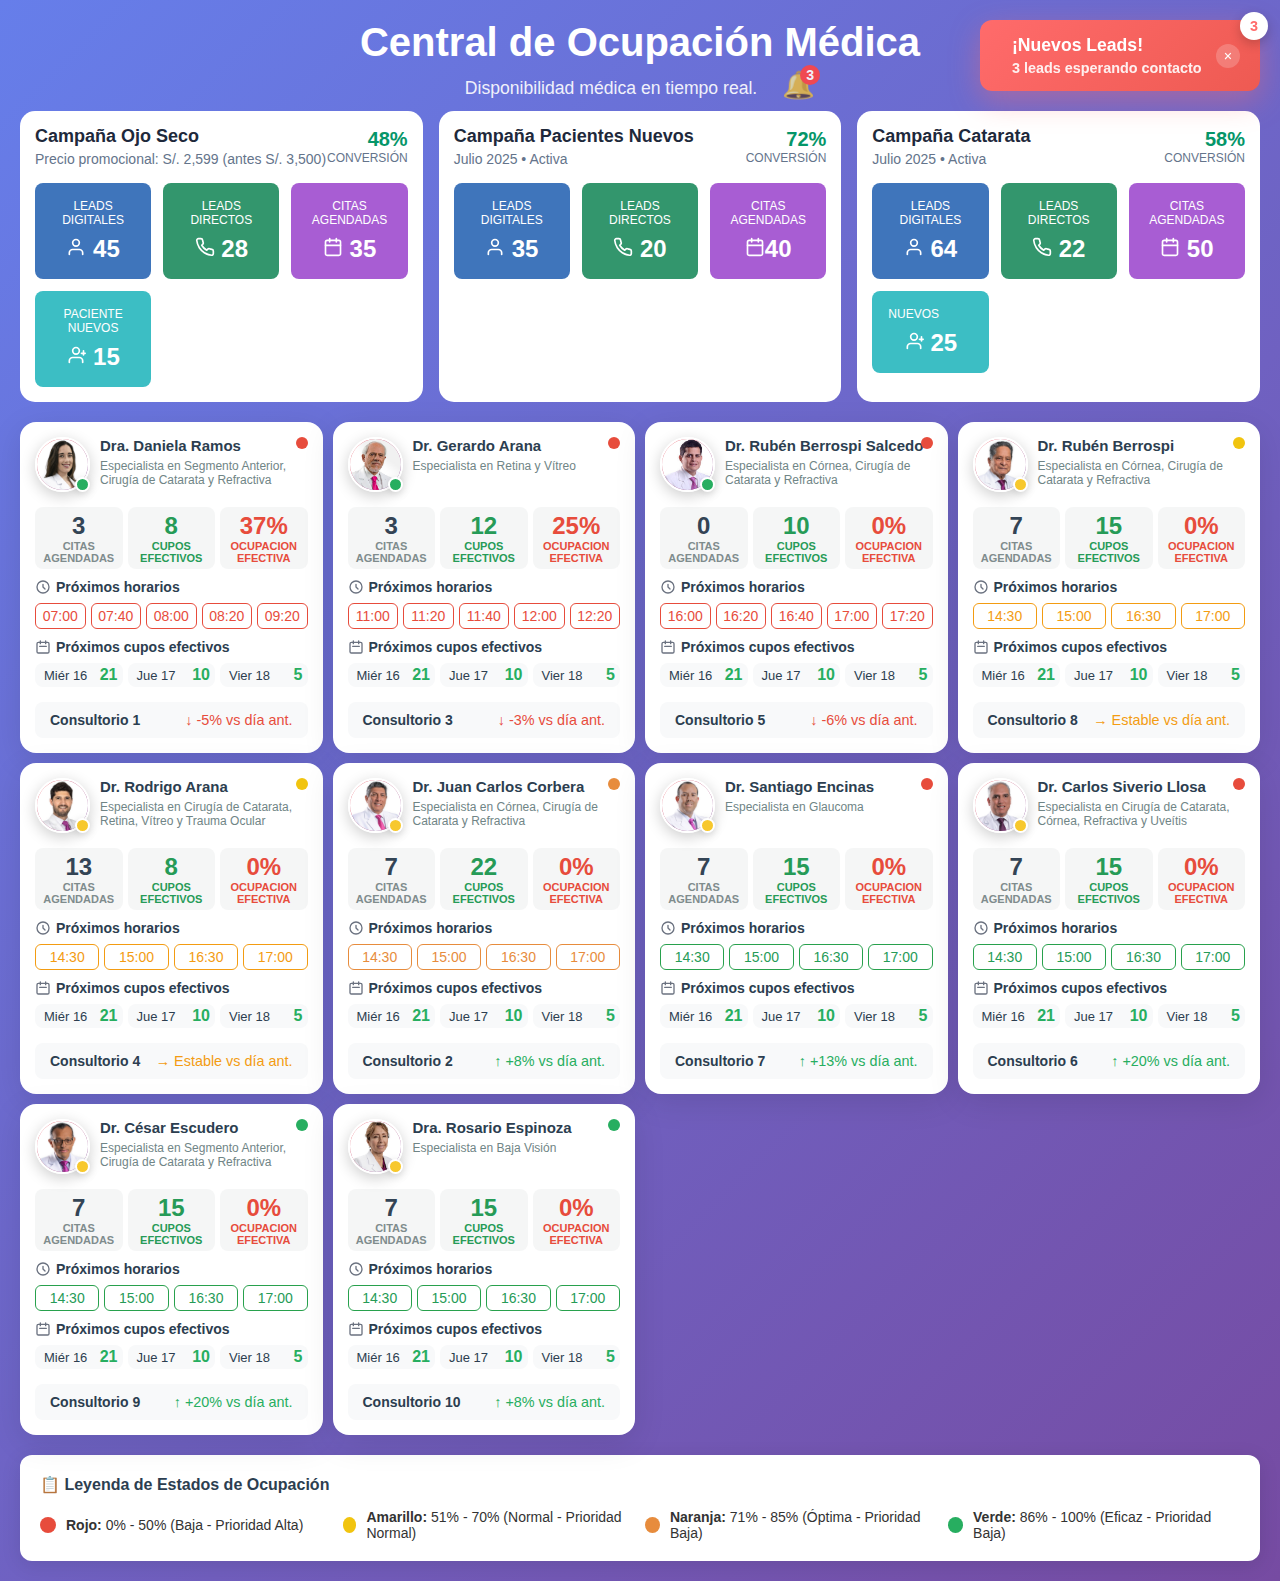
<file: index.html>
<!DOCTYPE html>
<html lang="es">
<head>
    <meta charset="UTF-8">
    <meta name="viewport" content="width=device-width, initial-scale=1.0">
    <title>Central de Ocupación Médica</title>
    <style>
        body {
            font-family: 'Segoe UI', Tahoma, Geneva, Verdana, sans-serif;
            background:  linear-gradient(106deg, #3681b3ad 20%, #0077c6b0 100%);/*linear-gradient(146deg, #c6007d 50%, #23a9ce 50%);linear-gradient(313deg, #bc81cd42 0%, #D3007E 100%);*/
            margin: 0;
            padding: 20px;
            min-height: 100vh;
            cursor:auto;
        }

        .dashboard-container {
            /*max-width: 1600px; /*1864px;*/
            margin: 0 auto;
            padding: 0px;
        }

        .dashboard-title {
            text-align: center;
            color: white;
            font-size: 30px;
            font-weight: bold;
            margin-bottom: 20px;
            margin-top: -10px;
            text-shadow: 0 2px 4px rgba(0,0,0,0.3);
        }

        .cards-grid {
            display: grid;
            grid-template-columns: repeat(auto-fit, minmax(300px, 1fr));
            gap: 10px;
            margin-bottom: 15px;
        }

        .doctor-card {
            background: white;
            border-radius: 16px;
            padding: 15px;
            box-shadow: 0 8px 32px rgba(0,0,0,0.1);
            transition: all 0.3s ease;
            position: relative;
            overflow: hidden;
        }

        .doctor-card:hover {
            transform: translateY(-5px);
            box-shadow: 0 12px 40px rgba(0,0,0,0.15);
        }

        .doctor-header {
            display: flex;
            align-items:flex-start;
            margin-bottom: 5px;
        }

    .doctor-photo {
        position: relative;
        margin-right: 10px;
        margin-bottom: 10px;
    }

    .doctor-image {
        display: flex;
        align-items: center;
        width: 55px;
        height: 55px;
        border-radius: 50%;
        background: linear-gradient(135deg, #ff6b6b, #764ba2);
        justify-content: center;
        color: white;
        font-size: 20px;
        box-shadow: 0 4px 15px rgba(0, 0, 0, 0.2);
        border: 2px solid white;
    }
    
.status-badge-animated-Amarillo {
    position: absolute;
    bottom: 0px;
    right: 0px;
    width: 15px;
    height: 15px;
    border: 2px solid white;
    border-radius: 50%;
    box-shadow: 0 2px 8px rgba(0, 0, 0, 0.15);
    animation: pulseAmarillo 2s infinite;
    background: #f7c82d;
}

.status-badge-animated-Verde {
    position: absolute;
    bottom: 0px;
    right: 0px;
    width: 15px;
    height: 15px;
    border: 2px solid white;
    border-radius: 50%;
    box-shadow: 0 2px 8px rgba(0, 0, 0, 0.15);
    animation: pulseVerde 2s infinite;
    background: #27ae60;
}

@keyframes pulseAmarillo {
    0% { 
        transform: scale(1);
        box-shadow: 0 2px 8px rgba(0, 0, 0, 0.15), 0 0 0 0 #f7c82d;
        opacity: 1;
    }
    50% {
        transform: scale(1);
        box-shadow: 0 2px 8px rgba(0, 0, 0, 0.15), 0 0 0 10px rgba(76, 175, 80, 0);
        opacity: 1;
    }
    100% {
        transform: scale(1);
        box-shadow: 0 2px 8px rgba(0, 0, 0, 0.15), 0 0 0 0 rgba(76, 175, 80, 0);
        opacity: 1;
    }
}
@keyframes pulseVerde {
    0% { 
        transform: scale(1);
        box-shadow: 0 2px 8px rgba(0, 0, 0, 0.15), 0 0 0 0 rgba(76, 175, 80, 0.7);
        opacity: 1;
    }
    50% {
        transform: scale(1);
        box-shadow: 0 2px 8px rgba(0, 0, 0, 0.15), 0 0 0 10px rgba(76, 175, 80, 0);
        opacity: 1;
    }
    100% {
        transform: scale(1);
        box-shadow: 0 2px 8px rgba(0, 0, 0, 0.15), 0 0 0 0 rgba(76, 175, 80, 0);
        opacity: 1;
    }
}

.doctor-info{
    height: auto;
}

.doctor-info h2 {
    margin: 0;
    font-size: 16px;
    font-weight: 600;
    color: #2c3e50;
}

        .doctor-info h3 {
            margin: 0;
            font-size: 15px;
            font-weight: 650;
            color: #2c3e50;
        }       

        .doctor-info p {
            margin: 5px 0 0 0;
            color: #708586;
            font-size: 12px;
        }

        .status-indicator {
            position: absolute;
            top: 15px;
            right: 15px;
            width: 12px;
            height: 12px;
            border-radius: 50%;
            animation: pulse 2s infinite;
        }

        .status-verde { background: #27ae60 !important ; }
        .status-amarillo { background: #f1c40f !important ; }
        .status-naranja { background: #e78c3d !important ;}
        .status-rojo { background: #e74c3c !important ; }/*8e44ad*/

        @keyframes pulse {
            0% { opacity: 1; }
            50% { opacity: 0.5; }
            100% { opacity: 1; }
        }

        .hours-info {
            display: grid;
            grid-template-columns: repeat(3, 1fr);
            gap: 5px;
            margin-bottom: 10px;
        }

        .hours-info-semanal {
            display: grid;
            grid-template-columns: repeat(3, 1fr) ;
            gap: 15px;
            margin-bottom: 20px;
        }

        .heatmap-preview { background: #f8f9fa; padding: 10px; border-radius: 8px; margin-top: 10px; }
        .heatmap-days { display: grid; grid-template-columns: repeat(7, 1fr); gap: 2px; margin-top: 5px; }
        .heatmap-day { width: 100%; height: 20px; border-radius: 3px; position: relative; cursor: pointer; }
        .heat-0 { background: #ebedf0; }
        .heat-1 { background: #c6e48b; }
        .heat-2 { background: #7bc96f; }
        .heat-3 { background: #239a3b; }
        .heat-4 { background: #196127; }

        .hours-box { 
            text-align: center; 
            padding: 10px 10px; 
            border-radius: 12px; 
            background: linear-gradient(135deg, #f8f9fa, #e9ecef); 
            position: relative; 
            overflow: hidden; 
        }

        .hours-box::before { 
            content: ''; 
            position: absolute; 
            top: 0; 
            left: 0; 
            right: 0; 
            height: 3px; }
       
        .hours-box {
            text-align: center;
            padding: 5px;
            border-radius: 8px;
            background: #abb8b81f;
        }

        .hours-number {
            font-size: 24px;
            font-weight: bold;
            color: #334455;
            margin-bottom: 0px;
        }

        .hours-number-semanal {
            font-size: 25px;
            font-weight: bold;
            color: #334455;
            margin-bottom: 5px;
        }

        .hours-label {
            font-size: 11px;
            color: #7f8c8d;
            /*text-transform: uppercase;*/
            font-weight: 600;
        }

        .progress-section {
            margin-bottom: 0px;
            display: none;
        }

        .progress-header {
            display: flex;
            justify-content: space-between;
            align-items: center;
            margin-bottom: 0px;
        }

        .progress-percentage {
            font-weight: bold;
            font-size: 26px;
        }

        .progress-bar {
            height: 8px;
            background: #ecf0f1;
            border-radius: 10px;
            overflow: hidden;
            position: relative;
        }

        .progress-fill {
            height: 100%;
            border-radius: 10px;
            transition: width 1s ease-in-out;
            position: relative;
        }

        .progress-fill::after {
            content: '';
            position: absolute;
            top: 0;
            left: 0;
            right: 0;
            bottom: 0;
            background: linear-gradient(90deg, transparent, rgba(255,255,255,0.3), transparent);
            animation: shimmer 2s infinite;
        }

        @keyframes shimmer {
            0% { transform: translateX(-100%); }
            100% { transform: translateX(100%); }
        }

        .verde { background: linear-gradient(90deg, #27ae60, #2ecc71); }
        .amarillo { background: linear-gradient(90deg, #f1c40f, #f39c12); }
        .naranja { background: linear-gradient(90deg, #e67e22, #d35400); }
        .rojo { background: linear-gradient(90deg, #e66759, #e74c3c); }/*#8d44ad6b, #8e44ad); }*/

        .consultorio-info {
            display: flex;
            justify-content: space-between;
            align-items: center;
            background: #f8f9fa;
            padding: 10px 15px;
            border-radius: 8px;
            font-size: 14px;
            margin-top: 15px;
        }

        .consultorio-number {
            font-weight: bold;
            color: #2c3e50;
        }

        .tiempo-restante {
            color: #7f8c8d;
            font-size: 12px;
        }

        .legend {
            background: white;
            padding: 20px;
            border-radius: 12px;
            box-shadow: 0 4px 20px rgba(0,0,0,0.1);
            margin-top: 20px;
        }

        .legend h4 {
            margin: 0 0 15px 0;
            color: #2c3e50;
            font-size: 16px;
        }

        .legend-items {
            display: grid;
            grid-template-columns: repeat(auto-fit, minmax(200px, 1fr));
            gap: 10px;
        }

        .legend-item {
            display: flex;
            align-items: center;
            font-size: 14px;
        }

        .legend-color {
            width: 16px;
            height: 16px;
            border-radius: 50%;
            margin-right: 10px;
        }
        .mini-chart {
            height: 55px;
            background: #f8f9fa;
            border-radius: 6px;
            margin-top: 8px;
            display: flex;
            align-items: end;
            padding: 4px;
            gap: 2px;
            display: none;
        }

        .mini-bar {
            flex: 1;
            background: #bdc3c7;
            border-radius: 2px;
            min-height: 5px;
        }

        .trend-indicator {
            display: flex;
            align-items: center;
            gap: 4px;
            font-size: 0.9rem;
            margin-top: 0px;
        }

        .trend-up { color: #27ae60; }
        .trend-down { color: #e74c3c; }
        .trend-stable { color: #f39c12; }

        .next-slots {
            background: #28a14c00;
            border: 0px solid #28a14d;
            border-radius: 12px;
            padding: 0px;  
            margin-bottom: 10px;
        }

        .next-slots-title {
            display: flex;
            font-size: 14px;
            font-weight: 600;
            margin-bottom: 8px;
            color: #2c3e50;
            text-align: center;
            align-items: center;
            gap: 5px;
        }

        .time-slots {
            display: grid;
            grid-template-columns: repeat(auto-fit, minmax(42px, 1fr)); /*repeat(5, 1fr);*/
            gap: 5px;
            flex-wrap: wrap;
        }

        .time-slot {
            background: white;
            border-radius: 6px;
            padding: 4px 4px;
            font-size: 14px;
            font-weight: 500;
            text-align: center;
        }

        .slot-verde {
            border: 1px solid #28a14d;
            color: #269b57;
        }

        .slot-red {
            border: 1px solid #e74c3c;
            color: #e74c3c;
        }

        .slot-amarillo {
            border: 1px solid #f39c12;
            color: #f39c12;
        }

        .slot-naranja {
            border: 1px solid #e78c3d;
            color: #e78c3d;
        }

        .ocupacion-leyenda {
            display: flex;
            justify-content: space-between;
            font-size: 10px;
            color: #7f8c8d;
            margin-top: 4px;
        }

        .leyenda-item {
            display: flex;
            align-items: center;
            gap: 4px;
        }

        .leyenda-color {
            width: 8px;
            height: 8px;
            border-radius: 2px;
        }

        .horario-info {
            background: #f8f9fa;
            border-radius: 8px;
            padding: 12px;
            margin-bottom: 15px;
        }

        .horario-actual {
            display: flex;
            justify-content: space-between;
            align-items: center;
            margin-bottom: 8px;
        }

        .hora-inicio, .hora-fin {
            font-weight: bold;
            color: #2c3e50;
        }

        .duracion {
            color: #7f8c8d;
            font-size: 12px;
        }

        .proxima-cita {
            background: rgba(52, 152, 219, 0.1);
            border-left: 4px solid #3498db;
            padding: 10px;
            margin-top: 10px;
            border-radius: 4px;
            font-size: 12px;
        }

        .proxima-cita-time {
            font-weight: bold;
            color: #2c3e50;
        }





 /* Próximos días */
        .week-section {
            margin-bottom: 0px;
            display: grid;
            grid-template-columns: repeat(3,1fr);
            gap:0px 5px 
        }

        .week-title {
            display: flex;
            gap:5px;
            align-items: center;
            font-size: 14px;
            font-weight: 600;
            color: #2c3e50;
            margin-bottom: 8px;
            text-align: center;
        }

        .day-card {
            display: flex;
            justify-content: space-between;
            align-items: center;
            padding: 3px 5px 3px 5px;
            margin-bottom: 0px;
            border-radius: 8px;
            background: #f8f9fa;
            cursor: pointer;
            transition: all 0.2s ease;
            border-left: 4px solid transparent;
        }

        .day-card:hover {
            background: #e9ecef;
            transform: translateX(0px);
        }

        .day-card.alta-disponibilidad {
            border-left-color1: #e74c3c;
            background1:  #f8d7da;
        }

        .day-card.media-disponibilidad {
            border-left-color1: #f1c40f  ;
            background1: #fff3cd;
        }

        .day-card.baja-disponibilidad {
            border-left-color1: #27ae60;
            background1: #d4edda;
        }

        .day-info {
            flex: 1;
        }

        .day-date {
            font-weight: 500;
            color: #2c3e50;
            font-size: 13px;
            margin-bottom: 0px;
        }

        .day-cupos {
            font-size: 14px;
            color: #7f8c8d;
        }

        .day-metrics {
            display: flex;
            align-items: center;
        }

        .cupos-disponibles {
            font-size: 16px;
            font-weight: 700;
            color: #27ae60;
        }

        .cupos-total {
            font-size: 12px;
            color: #7f8c8d;
        }

        .availability-indicator {
            font-size: 20px;
        }
        .icon
        {
            width: 16px;
            height: 16px;
            color: #6b7280;
        }

    /* CAMPAÑA ACTIVA */
        .cards-grid-campana {
            display: grid;
            grid-template-columns: repeat(3, minmax(300px, 1fr));
            gap: 10px;
            margin-bottom: 15px;
        }

        .campaign-alert {
            background:  #f8f8f8;
            border-radius: 15px;
            padding: 25px;
            color: #431976;
            margin-bottom: 25px;
            text-align: center;
            position: relative;
            overflow: hidden;
        }
        
        .campaign-alert::before {
            content: '';
            position: absolute;
            top: -50%;
            left: -50%;
            width: 200%;
            height: 200%;
            background: linear-gradient(45deg, transparent, rgba(255,255,255,0.1), transparent);
            animation: shine 3s infinite;
        }
        
        @keyframes shine {
            0% { transform: translateX(-100%) translateY(-100%) rotate(45deg); }
            100% { transform: translateX(100%) translateY(100%) rotate(45deg); }
        }
        
        .campaign-title {
            font-size: 1.8rem;
            font-weight: bold;
            margin-bottom: 15px;
        }
        
        .campaign-details {
            display: grid;
            grid-template-columns: repeat(auto-fit, minmax(200px, 1fr));
            gap: 20px;
            margin-top: 20px;
        }
        
        .campaign-stat {
            background: #661f8f;
            color: #ffffff;
            border-radius: 10px;
            padding: 15px;
            backdrop-filter: blur(10px);
        }

    </style>
    <style>
        * {
            margin: 0;
            padding: 0;
            box-sizing: border-box;
        }

        body {
            font-family: 'Segoe UI', Tahoma, Geneva, Verdana, sans-serif;
            background-color: #f8fafc;
            padding: 20px;
        }

        .campaigns-container {
            max-width: 1200px;
            margin: 0 auto;
            background: white;
            border-radius: 12px;
            box-shadow: 0 4px 6px rgba(0, 0, 0, 0.1);
            padding: 24px;
        }

        /*.header {
            display: flex;
            justify-content: space-between;
            align-items: center;
            margin-bottom: 24px;
            padding-bottom: 16px;
            border-bottom: 2px solid #e2e8f0;
        }*/

        .header h2 {
            color: #1e293b;
            font-size: 24px;
            font-weight: 700;
            display: flex;
            align-items: center;
            gap: 8px;
        }

        .header-controls {
            display: flex;
            gap: 12px;
            align-items: center;
        }

        .filter-select {
            padding: 8px 12px;
            border: 1px solid #d1d5db;
            border-radius: 6px;
            font-size: 14px;
            color: #374151;
        }

        .btn-primary {
            background: #7c3aed;
            color: white;
            padding: 10px 16px;
            border: none;
            border-radius: 6px;
            font-size: 14px;
            font-weight: 500;
            cursor: pointer;
            transition: background 0.2s;
        }

        .btn-primary:hover {
            background: #6d28d9;
        }

        .summary-grid {
            display: grid;
            grid-template-columns: repeat(auto-fit, minmax(200px, 1fr));
            gap: 16px;
            margin-bottom: 24px;
            padding: 16px;
            background: #f8fafc;
            border-radius: 8px;
        }

        .summary-item {
            text-align: center;
        }

        .summary-value {
            font-size: 28px;
            font-weight: 700;
            margin-bottom: 4px;
        }

        .summary-label {
            font-size: 14px;
            color: #64748b;
        }

        .value-purple { color: #7c3aed; }
        .value-green { color: #059669; }
        .value-blue { color: #2563eb; }
        .value-orange { color: #ea580c; }

        .campaigns-list {
            display: grid;
            grid-template-columns: repeat(auto-fit, minmax(399px, 1fr));
            flex-direction: column;
            gap: 16px;
        }

        .campaign-card {
            background: #ffffff;
            border: 0px solid #e2e8f0;
            border-radius: 15px;
            padding: 15px;
            transition: all 0.2s;
            cursor: pointer;
            margin-bottom: 20px;
        }

        .campaiqgn-card:hover {
            box-shadow: 0 4px 12px rgba(0, 0, 0, 0.1);
            transform: translateY(2px);
        }

        .campaign-card.expanded {
            border-color: #7c3aed;
            background: #faf5ff;
        }

        .campaign-header {
            display: flex;
            justify-content: space-between;
            align-items: center;
            margin-bottom: 16px;
        }

        .campaign-info {
            display: flex;
            align-items: center;
            gap: 12px;
        }

        .status-dot {
            width: 12px;
            height: 12px;
            border-radius: 50%;
        }

        .status-active { background: #10b981; }
        .status-paused { background: #f59e0b; }
        .status-completed { background: #3b82f6; }

        .campaign-name {
            font-size: 18px;
            font-weight: 600;
            color: #1e293b;
            margin-bottom: 4px;
        }

        .campaign-period {
            font-size: 14px;
            color: #64748b;
        }

        .campaign-revenue {
            display: flex;
            align-items: center;
            gap: 24px;
        }

        .revenue-item {
            text-align: right;
        }

        .revenue-value {
            font-size: 20px;
            font-weight: 700;
        }

        .revenue-label {
            font-size: 12px;
            color: #64748b;
        }

        .metrics-grid {
            display: grid;
            grid-template-columns: repeat(auto-fit, minmax(100px, 1fr));
            gap: 12px;
            /*margin-bottom: 16px;*/
        }

        .metric-card {
            padding: 16px;
            border-radius: 8px;
            display: flex;
            flex-direction: column;
            gap: 8px;
            text-align: center;
        }

        .metric-card.blue { background: #316bb6ee; }
        .metric-card.green { background: #33966d; }
        .metric-card.purple { background: #963bcad3; }
        .metric-card.orange { background: #d89345; }
        .metric-card.celeste{ background: #3cbec4; }

        .metric-header {
            display: flex;
            align-items: center;
            gap: 8px;
        }

        .metric-label {
            font-size: 12px;
            color: #ffffff;
        }

        .metric-value {
            font-size: 24px;
            font-weight: 700;
            text-align: center;
        }

        .metric-value.blue { color: #ffffff; }
        .metric-value.green { color: #ffffff; }
        .metric-value.purple { color: #ffffff; }
        .metric-value.orange { color: #ffffff; }

        .channels-section {
            display: flex;
            align-items: center;
            gap: 8px;
            margin-bottom: 16px;
            display: none;
        }

        .channel-tag {
            display: flex;
            align-items: center;
            gap: 4px;
            background: #f1f5f9;
            padding: 4px 8px;
            border-radius: 4px;
            font-size: 12px;
            color: #475569;
        }

        .channel-icon {
            width: 16px;
            height: 16px;
            border-radius: 2px;
        }

        .facebook { background: #1877f2; }
        .instagram { background: linear-gradient(45deg, #405de6, #5851db, #833ab4, #c13584, #e1306c, #fd1d1d); }
        .whatsapp { background: #25d366; }
        .google { background: #ea4335; }
        .email { background: #3b82f6; }
        .radio { background: #f97316; border-radius: 50%; }

        .contact-info {
            display: flex;
            justify-content: space-between;
            align-items: center;
            background: #f8fafc;
            padding: 16px;
            border-radius: 8px;
        }

        .contact-details {
            display: flex;
            gap: 24px;
        }

        .contact-item {
            display: flex;
            align-items: center;
            gap: 8px;
            font-size: 14px;
        }

        .budget-info {
            display: flex;
            gap: 24px;
        }

        .budget-item {
            text-align: right;
        }

        .budget-label {
            font-size: 12px;
            color: #64748b;
        }

        .budget-value {
            font-size: 14px;
            font-weight: 500;
        }

        .days-left {
            color: #ea580c;
        }

        .expanded-details {
            margin-top: 16px;
            padding-top: 16px;
            border-top: 1px solid #e2e8f0;
        }

        .details-grid {
            display: grid;
            grid-template-columns: repeat(auto-fit, minmax(250px, 1fr));
            gap: 16px;
            margin-bottom: 16px;
        }

        .detail-section {
            padding: 16px;
            border-radius: 8px;
        }

        .detail-section.blue { background: #dbeafe; }
        .detail-section.green { background: #dcfce7; }
        .detail-section.purple { background: #f3e8ff; }

        .detail-title {
            font-size: 16px;
            font-weight: 600;
            color: #1e293b;
            margin-bottom: 12px;
        }

        .detail-item {
            display: flex;
            justify-content: space-between;
            margin-bottom: 8px;
            font-size: 14px;
        }

        .detail-label {
            color: #64748b;
        }

        .detail-value {
            font-weight: 500;
            color: #1e293b;
        }

        .actions {
            display: flex;
            justify-content: flex-end;
            gap: 8px;
        }

        .btn {
            padding: 8px 16px;
            border: none;
            border-radius: 6px;
            font-size: 14px;
            cursor: pointer;
            transition: all 0.2s;
        }

        .btn-blue {
            background: #2563eb;
            color: white;
        }

        .btn-blue:hover {
            background: #1d4ed8;
        }

        .btn-green {
            background: #059669;
            color: white;
        }

        .btn-green:hover {
            background: #047857;
        }

        .btn-yellow {
            background: #f59e0b;
            color: white;
        }

        .btn-yellow:hover {
            background: #d97706;
        }

        .roi-high { color: #059669; }
        .roi-medium { color: #2563eb; }
        .roi-low { color: #f59e0b; }
        .roi-poor { color: #dc2626; }

        .icon2 {
            width: 20px;
            height: 20px;
            fill: none;
            stroke: #ffffff;
            stroke-width: 2;
            stroke-linecap: round;
            stroke-linejoin: round;
        }

        .hidden {
            display: none;
        }
    </style>
    <style>
        .header {
            text-align: center;
            color: white;
            margin-bottom: 0px;
        }

        .header h1 {
            font-size: 2.5em;
            margin-bottom: 10px;
        }

        .header p {
            font-size: 1.1em;
            opacity: 0.9;
        }

        /* Notificación en header */
        .header-notification {
            position: relative;
            display: inline-block;
            margin-left: 20px;
        }

        .notification-bell {
            font-size: 1.5em;
            color: rgba(255, 255, 255, 0.8);
            cursor: pointer;
            transition: all 0.3s ease;
            animation: bellRing 2s infinite;
        }

        .notification-bell:hover {
            color: white;
            transform: scale(1.1);
        }

        @keyframes bellRing {
            0%, 50%, 100% { transform: rotate(0deg); }
            10%, 30% { transform: rotate(-10deg); }
            20%, 40% { transform: rotate(10deg); }
        }

        .notification-badge {
            position: absolute;
            top: -5px;
            right: -5px;
            background: #ff4444;
            color: white;
            border-radius: 50%;
            width: 20px;
            height: 20px;
            font-size: 0.8em;
            display: flex;
            align-items: center;
            justify-content: center;
            font-weight: bold;
            animation: badgePulse 2s infinite;
        }

        /* Alerta flotante global */
        .global-lead-alert {
            position: fixed;
            top: 20px;
            right: 20px;
            background: linear-gradient(135deg, #ff6b6b, #ee5a52);
            color: white;
            padding: 15px 20px;
            border-radius: 12px;
            box-shadow: 0 10px 30px rgba(255, 107, 107, 0.4);
            z-index: 1000;
            display: flex;
            align-items: center;
            gap: 12px;
            font-weight: bold;
            animation: slideInAlert 0.5s ease-out, pulseAlert 2s infinite 0.5s;
            cursor: pointer;
            transition: all 0.3s ease;
            max-width: 320px;
            min-width: 280px;
        }

        .global-lead-alert:hover {
            transform: translateY(-2px);
            box-shadow: 0 15px 40px rgba(255, 107, 107, 0.6);
        }

        .global-lead-alert.dismissing {
            animation: slideOutAlert 0.5s ease-out forwards;
        }

        @keyframes slideInAlert {
            from {
                transform: translateX(100%);
                opacity: 0;
            }
            to {
                transform: translateX(0);
                opacity: 1;
            }
        }

        @keyframes slideOutAlert {
            from {
                transform: translateX(0) translateY(0);
                opacity: 1;
            }
            to {
                transform: translateX(100%) translateY(-20px);
                opacity: 0;
            }
        }

        @keyframes pulseAlert {
            0% { box-shadow: 0 10px 30px rgba(255, 107, 107, 0.4); }
            50% { box-shadow: 0 15px 40px rgba(255, 107, 107, 0.7); }
            100% { box-shadow: 0 10px 30px rgba(255, 107, 107, 0.4); }
        }

        .alert-icon {
            font-size: 1.8em;
            animation: bounceIcon 1.5s infinite;
        }

        @keyframes bounceIcon {
            0%, 20%, 50%, 80%, 100% { transform: translateY(0) rotate(0deg); }
            40% { transform: translateY(-5px) rotate(-10deg); }
            60% { transform: translateY(-3px) rotate(10deg); }
        }

        .alert-content {
            flex: 1;
        }

        .alert-title {
            font-size: 1.1em;
            margin-bottom: 4px;
        }

        .alert-subtitle {
            font-size: 0.9em;
            opacity: 0.9;
        }

        .alert-close {
            background: rgba(255, 255, 255, 0.2);
            border: none;
            color: white;
            width: 24px;
            height: 24px;
            border-radius: 50%;
            cursor: pointer;
            display: flex;
            align-items: center;
            justify-content: center;
            font-size: 0.9em;
            transition: all 0.2s ease;
        }

        .alert-close:hover {
            background: rgba(255, 255, 255, 0.3);
            transform: scale(1.1);
        }

        .alert-badge {
            position: absolute;
            top: -8px;
            right: -8px;
            background: #fff;
            color: #ff6b6b;
            border-radius: 50%;
            width: 28px;
            height: 28px;
            font-size: 0.9em;
            display: flex;
            align-items: center;
            justify-content: center;
            font-weight: bold;
            box-shadow: 0 4px 12px rgba(0, 0, 0, 0.2);
            animation: badgePulse 1.5s infinite;
        }

        @keyframes badgePulse {
            0% { transform: scale(1); }
            50% { transform: scale(1.2); }
            100% { transform: scale(1); }
        }
    </style>
        <style>
        * {
            margin: 0;
            padding: 0;
            box-sizing: border-box;
        }

        body {
            font-family: 'Segoe UI', Tahoma, Geneva, Verdana, sans-serif;
            background: linear-gradient(135deg, #667eea 0%, #764ba2 100%);
            color: #333;
            padding: 20px;
            min-height: 100vh;
        }

        .dashboard {
            max-width: 1400px;
            margin: 0 auto;
        }

        .header {
            text-align: center;
            color: white;
            margin-bottom: 10px;
        }

        .header h1 {
            font-size: 2.5em;
            margin-bottom: 5px;
        }

        .header p {
            font-size: 1.1em;
            opacity: 0.9;
        }

        .grid {
            display: grid;
            grid-template-columns: repeat(auto-fit, minmax(300px, 1fr));
            gap: 20px;
            margin-bottom: 30px;
        }

        .card {
            background: white;
            border-radius: 15px;
            padding: 25px;
            box-shadow: 0 10px 30px rgba(0,0,0,0.1);
            transition: transform 0.3s ease;
        }

        .card:hover {
            transform: translateY(-5px);
        }

        .card-header {
            display: flex;
            justify-content: space-between;
            align-items: center;
            margin-bottom: 20px;
        }

        .card-title {
            font-size: 1.4em;
            font-weight: bold;
            color: #333;
        }

        .status-indicator {
            width: 12px;
            height: 12px;
            border-radius: 50%;
            background: #4CAF50;
            animation: pulse 2s infinite;
        }

        @keyframes pulse {
            0% { opacity: 1; }
            50% { opacity: 0.5; }
            100% { opacity: 1; }
        }

        .new-lead-alert {
            position: relative;
            display: inline-flex;
            align-items: center;
            background: linear-gradient(135deg, #ff6b6b, #ee5a52);
            color: white;
            padding: 8px 15px;
            border-radius: 20px;
            font-size: 0.9em;
            font-weight: bold;
            animation: newLeadPulse 1.5s infinite;
            box-shadow: 0 4px 15px rgba(255, 107, 107, 0.3);
        }

        .new-lead-alert::before {
            content: '🔔';
            margin-right: 8px;
            animation: bounce 1s infinite;
        }

        @keyframes newLeadPulse {
            0% { transform: scale(1); box-shadow: 0 4px 15px rgba(255, 107, 107, 0.3); }
            50% { transform: scale(1.05); box-shadow: 0 6px 20px rgba(255, 107, 107, 0.5); }
            100% { transform: scale(1); box-shadow: 0 4px 15px rgba(255, 107, 107, 0.3); }
        }

        @keyframes bounce {
            0%, 20%, 50%, 80%, 100% { transform: translateY(0); }
            40% { transform: translateY(-5px); }
            60% { transform: translateY(-3px); }
        }

        .lead-counter {
            position: absolute;
            top: -8px;
            right: -8px;
            background: #ff4444;
            color: white;
            border-radius: 50%;
            width: 20px;
            height: 20px;
            font-size: 0.8em;
            display: flex;
            align-items: center;
            justify-content: center;
            font-weight: bold;
            animation: counterPulse 2s infinite;
        }

        @keyframes counterPulse {
            0% { transform: scale(1); }
            50% { transform: scale(1.2); }
            100% { transform: scale(1); }
        }

        /* Alerta flotante global */
        .global-lead-alert {
            position: fixed;
            top: 20px;
            right: 20px;
            background: linear-gradient(135deg, #ff6b6b, #ee5a52);
            color: white;
            padding: 15px 20px;
            border-radius: 12px;
            box-shadow: 0 10px 30px rgba(255, 107, 107, 0.4);
            z-index: 1000;
            display: flex;
            align-items: center;
            gap: 12px;
            font-weight: bold;
            animation: slideInAlert 0.5s ease-out, pulseAlert 2s infinite 0.5s;
            cursor: pointer;
            transition: all 0.3s ease;
            max-width: 320px;
            min-width: 280px;
        }

        .global-lead-alert:hover {
            transform: translateY(-2px);
            box-shadow: 0 15px 40px rgba(255, 107, 107, 0.6);
        }

        .global-lead-alert.dismissing {
            animation: slideOutAlert 0.5s ease-out forwards;
        }

        @keyframes slideInAlert {
            from {
                transform: translateX(100%);
                opacity: 0;
            }
            to {
                transform: translateX(0);
                opacity: 1;
            }
        }

        @keyframes slideOutAlert {
            from {
                transform: translateX(0) translateY(0);
                opacity: 1;
            }
            to {
                transform: translateX(100%) translateY(-20px);
                opacity: 0;
            }
        }

        @keyframes pulseAlert {
            0% { box-shadow: 0 10px 30px rgba(255, 107, 107, 0.4); }
            50% { box-shadow: 0 15px 40px rgba(255, 107, 107, 0.7); }
            100% { box-shadow: 0 10px 30px rgba(255, 107, 107, 0.4); }
        }

        .alert-icon {
            font-size: 1.8em;
            animation: bounceIcon 1.5s infinite;
        }

        @keyframes bounceIcon {
            0%, 20%, 50%, 80%, 100% { transform: translateY(0) rotate(0deg); }
            40% { transform: translateY(-5px) rotate(-10deg); }
            60% { transform: translateY(-3px) rotate(10deg); }
        }

        .alert-content {
            flex: 1;
        }

        .alert-title {
            font-size: 1.1em;
            margin-bottom: 4px;
        }

        .alert-subtitle {
            font-size: 0.9em;
            opacity: 0.9;
        }

        .alert-close {
            background: rgba(255, 255, 255, 0.2);
            border: none;
            color: white;
            width: 24px;
            height: 24px;
            border-radius: 50%;
            cursor: pointer;
            display: flex;
            align-items: center;
            justify-content: center;
            font-size: 0.9em;
            transition: all 0.2s ease;
        }

        .alert-close:hover {
            background: rgba(255, 255, 255, 0.3);
            transform: scale(1.1);
        }

        .alert-badge {
            position: absolute;
            top: -8px;
            right: -8px;
            background: #fff;
            color: #ff6b6b;
            border-radius: 50%;
            width: 28px;
            height: 28px;
            font-size: 0.9em;
            display: flex;
            align-items: center;
            justify-content: center;
            font-weight: bold;
            box-shadow: 0 4px 12px rgba(0, 0, 0, 0.2);
            animation: badgePulse 1.5s infinite;
        }

        @keyframes badgePulse {
            0% { transform: scale(1); }
            50% { transform: scale(1.2); }
            100% { transform: scale(1); }
        }

        /* Notificación en header */
        .header-notification {
            position: relative;
            display: inline-block;
            margin-left: 20px;
        }

        .notification-bell {
            font-size: 1.5em;
            color: rgba(255, 255, 255, 0.8);
            cursor: pointer;
            transition: all 0.3s ease;
            animation: bellRing 2s infinite;
        }

        .notification-bell:hover {
            color: white;
            transform: scale(1.1);
        }

        @keyframes bellRing {
            0%, 50%, 100% { transform: rotate(0deg); }
            10%, 30% { transform: rotate(-10deg); }
            20%, 40% { transform: rotate(10deg); }
        }

        .notification-badge {
            position: absolute;
            top: -5px;
            right: -5px;
            background: #ff4444;
            color: white;
            border-radius: 50%;
            width: 20px;
            height: 20px;
            font-size: 0.8em;
            display: flex;
            align-items: center;
            justify-content: center;
            font-weight: bold;
            animation: badgePulse 2s infinite;
        }

        /* Overlay para notificaciones */
        .notification-overlay {
            position: fixed;
            top: 0;
            left: 0;
            right: 0;
            bottom: 0;
            background: rgba(0, 0, 0, 0.5);
            z-index: 999;
            display: none;
            backdrop-filter: blur(5px);
        }

        .notification-overlay.active {
            display: block;
            animation: fadeIn 0.3s ease;
        }

        @keyframes fadeIn {
            from { opacity: 0; }
            to { opacity: 1; }
        }

    </style>
</head>
<body>
    <div class="dashboard-container">
            <!--<h1 class="dashboard-title">Central de Ocupación Médica</h1>--> 
            <div class="header">
            <h1>Central de Ocupación Médica</h1>
            <p>Disponibilidad médica en tiempo real.
                <span class="header-notification">
                    <span class="notification-bell">🔔</span>
                    <span class="notification-badge">3</span>
                </span>
            </p>
        </div>
            <!-- Overlay para notificaciones -->
        <div class="notification-overlay" id="notificationOverlay"></div>
        <!-- Alerta flotante global -->
        <div class="global-lead-alert" id="globalLeadAlert">
            <div class="alert-icon"></div>
            <div class="alert-content">
                <div class="alert-title">¡Nuevos Leads!</div>
                <div class="alert-subtitle">3 leads esperando contacto</div>
            </div>
            <div class="alert-badge">3</div>
            <button class="alert-close" onclick="dismissAlert()">×</button>
        </div>

        <div class="campaigns-list">
            <!-- Campaña Ojo con la Catarata -->
            <div class="campaign-card" >
                <div class="campaign-header">
                    <div class="campaign-info">
                        <!--<div class="status-dot status-active"></div>-->
                        <div>
                            <div class="campaign-name">Campaña Ojo Seco</div>
                            <div class="campaign-period">Precio promocional: S/. 2,599 (antes S/. 3,500)</div>
                        </div>
                    </div>
                    <div class="campaign-revenue">
                        <div class="revenue-item">
                            <div class="revenue-value roi-high">48%</div>
                            <div class="revenue-label">CONVERSIÓN</div>
                        </div>
                    </div>
                </div>

                <div class="metrics-grid">
                    <div class="metric-card blue">
                        <div class="metric-header">
                            <span class="metric-label">LEADS DIGITALES</span>
                        </div>
                        <div class="metric-value blue">
                            <svg class="icon2" viewBox="0 0 24 24">
                                <path d="M20 21v-2a4 4 0 0 0-4-4H8a4 4 0 0 0-4 4v2"></path>
                                <circle cx="12" cy="7" r="4"></circle>
                            </svg>
                            45</div>
                    </div>
                    <div class="metric-card green">
                        <div class="metric-header">
                            <span class="metric-label">LEADS DIRECTOS</span>
                        </div>
                        <div class="metric-value green">
                            <svg class="icon2" viewBox="0 0 24 24">
                                <path d="M22 16.92v3a2 2 0 0 1-2.18 2 19.79 19.79 0 0 1-8.63-3.07 19.5 19.5 0 0 1-6-6 19.79 19.79 0 0 1-3.07-8.67A2 2 0 0 1 4.11 2h3a2 2 0 0 1 2 1.72 12.84 12.84 0 0 0 .7 2.81 2 2 0 0 1-.45 2.11L8.09 9.91a16 16 0 0 0 6 6l1.27-1.27a2 2 0 0 1 2.11-.45 12.84 12.84 0 0 0 2.81.7A2 2 0 0 1 22 16.92z"></path>
                            </svg>
                            28</div>
                    </div>
                    <div class="metric-card purple">
                        <div class="metric-header">
                            
                            <span class="metric-label">CITAS AGENDADAS</span>
                        </div>
                        <div class="metric-value purple">
                            <svg class="icon2" viewBox="0 0 24 24">
                                <rect x="3" y="4" width="18" height="18" rx="2" ry="2"></rect>
                                <line x1="16" y1="2" x2="16" y2="6"></line>
                                <line x1="8" y1="2" x2="8" y2="6"></line>
                                <line x1="3" y1="10" x2="21" y2="10"></line>
                            </svg> 35</div>
                    </div>
                    <div class="metric-card celeste">
                        <div class="metric-header">
                            
                            <span class="metric-label">PACIENTE NUEVOS </span>
                        </div>
                        <div class="metric-value orange">
                            <svg class="icon2" viewBox="0 0 24 24" width="48" height="48" fill="none" stroke="white" stroke-width="2" stroke-linecap="round" stroke-linejoin="round">
                                <!-- Usuario -->
                                <path d="M20 21v-2a4 4 0 0 0-4-4H8a4 4 0 0 0-4 4v2"></path>
                                <circle cx="12" cy="7" r="4"></circle>

                                <!-- Símbolo + en la esquina superior derecha -->
                                <line x1="21" y1="7" x2="21" y2="12"></line>
                                <line x1="18.5" y1="10" x2="23" y2="10"></line>
                                </svg> 15
                        </div>
                    </div>
                    <!--<div class="metric-card orange">
                        <div class="metric-header">
                            <span class="metric-label">TASA CONVERSIÓN</span>
                        </div>
                        <div class="metric-value orange">
                            <svg class="icon2" viewBox="0 0 24 24">
                                <polyline points="22,12 18,12 15,21 9,3 6,12 2,12"></polyline>
                            </svg> 48
                        </div>
                    </div>-->
                </div>

                <div class="channels-section">
                    <span style="font-size: 14px; color: #64748b;">Canales:</span>
                    <div class="channel-tag">
                        <div class="channel-icon facebook"></div>
                        <span>Facebook</span>
                    </div>
                    <div class="channel-tag">
                        <div class="channel-icon google"></div>
                        <span>Google Ads</span>
                    </div>
                    <div class="channel-tag">
                        <div class="channel-icon whatsapp"></div>
                        <span>WhatsApp</span>
                    </div>
                </div>

            </div>

            <!-- Campaña Pacientes Nuevos -->
            <div class="campaign-card" >
                <div class="campaign-header">
                    <div class="campaign-info">
                        <!--<div class="status-dot status-active"></div>-->
                        <div>
                            <div class="campaign-name">Campaña Pacientes Nuevos</div>
                            <div class="campaign-period">Julio 2025 • Activa</div>
                        </div>
                    </div>
                    <div class="campaign-revenue">
                        <div class="revenue-item">
                            <div class="revenue-value roi-high">72%</div>
                            <div class="revenue-label">CONVERSIÓN</div>
                        </div>
                    </div>
                </div>
                <div class="metrics-grid">
                    <div class="metric-card blue">
                        <div class="metric-header">
                            <span class="metric-label">LEADS DIGITALES</span>
                        </div>
                        <div class="metric-value blue">
                            <svg class="icon2" viewBox="0 0 24 24">
                                <path d="M20 21v-2a4 4 0 0 0-4-4H8a4 4 0 0 0-4 4v2"></path>
                                <circle cx="12" cy="7" r="4"></circle>
                            </svg> 35</div>
                    </div>
                    <div class="metric-card green">
                        <div class="metric-header">
                            <span class="metric-label">LEADS DIRECTOS</span>
                        </div>
                        <div class="metric-value green">
                            <svg class="icon2" viewBox="0 0 24 24">
                                <path d="M22 16.92v3a2 2 0 0 1-2.18 2 19.79 19.79 0 0 1-8.63-3.07 19.5 19.5 0 0 1-6-6 19.79 19.79 0 0 1-3.07-8.67A2 2 0 0 1 4.11 2h3a2 2 0 0 1 2 1.72 12.84 12.84 0 0 0 .7 2.81 2 2 0 0 1-.45 2.11L8.09 9.91a16 16 0 0 0 6 6l1.27-1.27a2 2 0 0 1 2.11-.45 12.84 12.84 0 0 0 2.81.7A2 2 0 0 1 22 16.92z"></path>
                            </svg> 20</div>
                    </div>
                    <div class="metric-card purple">
                        <div class="metric-header">
                            
                            <span class="metric-label">CITAS AGENDADAS</span>
                        </div>
                        <div class="metric-value purple">
                            <svg class="icon2" viewBox="0 0 24 24">
                                <rect x="3" y="4" width="18" height="18" rx="2" ry="2"></rect>
                                <line x1="16" y1="2" x2="16" y2="6"></line>
                                <line x1="8" y1="2" x2="8" y2="6"></line>
                                <line x1="3" y1="10" x2="21" y2="10"></line>
                            </svg>40</div>
                    </div>
                    
                </div>

                <div class="channels-section">
                    <span style="font-size: 14px; color: #64748b;">Canales:</span>
                    <div class="channel-tag">
                        <div class="channel-icon instagram"></div>
                        <span>Instagram</span>
                    </div>
                    <div class="channel-tag">
                        <div class="channel-icon google"></div>
                        <span>Google Ads</span>
                    </div>
                    <div class="channel-tag">
                        <div class="channel-icon email"></div>
                        <span>Email</span>
                    </div>
                </div>
            </div>

            <!-- Campaña Catarata -->
            <div class="campaign-card" >
                <div class="campaign-header">
                    <div class="campaign-info">
                        <!--<div class="status-dot status-active"></div>-->
                        <div>
                            <div class="campaign-name">Campaña Catarata</div>
                            <div class="campaign-period">Julio 2025 • Activa</div>
                        </div>
                    </div>
                    <div class="campaign-revenue">
                        <div class="revenue-item">
                            <div class="revenue-value roi-high">58%</div>
                            <div class="revenue-label">CONVERSIÓN</div>
                        </div>
                    </div>
                </div>

                <div class="metrics-grid">
                    <div class="metric-card blue">
                        <div class="metric-header">
                            <span class="metric-label">LEADS DIGITALES</span>
                        </div>
                        <div class="metric-value blue">
                            <svg class="icon2" viewBox="0 0 24 24">
                                <path d="M20 21v-2a4 4 0 0 0-4-4H8a4 4 0 0 0-4 4v2"></path>
                                <circle cx="12" cy="7" r="4"></circle>
                            </svg> 64</div>
                    </div>
                    <div class="metric-card green">
                        <div class="metric-header">
                            <span class="metric-label">LEADS DIRECTOS</span>
                        </div>
                        <div class="metric-value green">
                            <svg class="icon2" viewBox="0 0 24 24">
                                <path d="M22 16.92v3a2 2 0 0 1-2.18 2 19.79 19.79 0 0 1-8.63-3.07 19.5 19.5 0 0 1-6-6 19.79 19.79 0 0 1-3.07-8.67A2 2 0 0 1 4.11 2h3a2 2 0 0 1 2 1.72 12.84 12.84 0 0 0 .7 2.81 2 2 0 0 1-.45 2.11L8.09 9.91a16 16 0 0 0 6 6l1.27-1.27a2 2 0 0 1 2.11-.45 12.84 12.84 0 0 0 2.81.7A2 2 0 0 1 22 16.92z"></path>
                            </svg>
                            22</div>
                    </div>
                    <div class="metric-card purple">
                        <div class="metric-header">
                            
                            <span class="metric-label">CITAS AGENDADAS</span>
                        </div>
                        <div class="metric-value purple">
                            <svg class="icon2" viewBox="0 0 24 24">
                                <rect x="3" y="4" width="18" height="18" rx="2" ry="2"></rect>
                                <line x1="16" y1="2" x2="16" y2="6"></line>
                                <line x1="8" y1="2" x2="8" y2="6"></line>
                                <line x1="3" y1="10" x2="21" y2="10"></line>
                            </svg> 50</div>
                    </div>
                    <div class="metric-card celeste">
                        <div class="metric-header">
                            
                            <span class="metric-label">NUEVOS </span>
                        </div>
                        <div class="metric-value orange">
                            <svg class="icon2" viewBox="0 0 24 24" width="48" height="48" fill="none" stroke="white" stroke-width="2" stroke-linecap="round" stroke-linejoin="round">
                                <!-- Usuario -->
                                <path d="M20 21v-2a4 4 0 0 0-4-4H8a4 4 0 0 0-4 4v2"></path>
                                <circle cx="12" cy="7" r="4"></circle>

                                <!-- Símbolo + en la esquina superior derecha -->
                                <line x1="21" y1="7" x2="21" y2="12"></line>
                                <line x1="18.5" y1="10" x2="23" y2="10"></line>
                                </svg> 25
                        </div>
                    </div>
                </div>

                <div class="channels-section">
                    <span style="font-size: 14px; color: #64748b;">Canales:</span>
                    <div class="channel-tag">
                        <div class="channel-icon instagram"></div>
                        <span>Instagram</span>
                    </div>
                    <div class="channel-tag">
                        <div class="channel-icon google"></div>
                        <span>Google Ads</span>
                    </div>
                    <div class="channel-tag">
                        <div class="channel-icon email"></div>
                        <span>Email</span>
                    </div>
                </div>
            </div>
        </div>
        
        <div class="cards-grid">
            <div class="doctor-card">
                <div class="status-indicator status-rojo"></div>
                <div class="doctor-header">
                    <div class="doctor-photo">
                        <img class="doctor-image" src="Doctor/DanielaRamos.png" alt="Dra. Torres" class="doctor-photo-1">
                        <div class="status-badge-animated-Verde "></div>
                    </div>
                    <div class="doctor-info">
                        <h3>Dra. Daniela Ramos</h3>
                        <p>Especialista en Segmento Anterior, Cirugía de Catarata y Refractiva</p>
                    </div>
                </div>
                
                <div class="hours-info">
                    <div class="hours-box">
                        <div class="hours-number">3</div>
                        <div class="hours-label">CITAS AGENDADAS</div>
                    </div>
                    <!--<div class="hours-box">
                        <div class="hours-number">0</div>
                        <div class="hours-label">CITAS AGENDADAS</div>
                    </div>-->             
                    <div class="hours-box">
                        <div class="hours-number" style="color: #269b57;">8</div>
                        <div class="hours-label" style="color: #269b57;">CUPOS EFECTIVOS</div>
                    </div>
                    <div class="hours-box">
                        <div class="hours-number" style="color: #e74c3c;">37%</div>
                        <div class="hours-label" style="color: #e74c3c;">OCUPACION EFECTIVA</div>
                    </div>
                </div>
                
                <!--<div class="proxima-cita">
                    <div class="proxima-cita-time">Próxima: 15:00 - Sr. Martínez</div>
                </div>
                -->

                <div class="next-slots">
                    <div class="next-slots-title">
                        <svg class="icon" fill="none" stroke="currentColor" viewBox="0 0 24 24">
                            <path stroke-linecap="round" stroke-linejoin="round" stroke-width="2" d="M12 8v4l3 3m6-3a9 9 0 11-18 0 9 9 0 0118 0z"></path>
                        </svg>Próximos horarios</div>
                    <div class="time-slots">
                        <span class="time-slot slot-red">07:00</span>
                        <span class="time-slot slot-red">07:40</span>
                        <span class="time-slot slot-red">08:00</span>
                        <span class="time-slot slot-red">08:20</span>
                        <span class="time-slot slot-red">09:20</span>
                    </div>
                </div>
            
            <!--<div class="week-title" style="box-shadow: none;">CUPOS PRÓXIMOS DÍAS</div>-->
            <div class="week-title">
                    <svg class="icon" fill="none" stroke="currentColor" viewBox="0 0 24 24">
                        <path stroke-linecap="round" stroke-linejoin="round" stroke-width="2" d="M8 7V3m8 4V3m-9 8h10M5 21h14a2 2 0 002-2V7a2 2 0 00-2-2H5a2 2 0 00-2 2v12a2 2 0 002 2z"></path>
                    </svg>
                    Próximos cupos efectivos
                </div>
            <div class="week-section">
                <div class="day-card alta-disponibilidad" style="box-shadow: none;">
                    <div class="day-info">
                        <div class="day-date">Miér 16</div>
                    </div>
                    <div class="day-metrics">
                        <div class="cupos-disponibles">21</div>
                        <div class="availability-indicator"></div>
                    </div>
                </div>

                <div class="day-card media-disponibilidad"   style="box-shadow: none;">
                    <div class="day-info">
                        <div class="day-date">Jue 17</div>
                    </div>
                    <div class="day-metrics">
                        <div class="cupos-disponibles">10</div>
                        <div class="availability-indicator"></div>
                    </div>
                </div>

                <div class="day-card baja-disponibilidad"   style="box-shadow: none;">
                    <div class="day-info">
                        <div class="day-date">Vier 18</div>
                    </div>
                    <div class="day-metrics">
                        <div class="cupos-disponibles">5</div>
                        <div class="availability-indicator"></div>
                    </div>
                </div>
            </div>
                
            <div class="progress-section">
                    <div class="progress-header">
                        <span>Ocupación Hoy</span>
                        <span class="progress-percentage" style="color: #e74c3c;">20%</span>
                    </div>
                    <div class="progress-bar">
                        <div class="progress-fill rojo" style="width: 20%;"></div>
                    </div>
            </div>
            
                <div class="mini-chart">
                    <div class="mini-bar" style="height: 20%; background: #e74c3c;"></div>
                    <div class="mini-bar" style="height: 35%; background: #e74c3c;"></div>
                    <div class="mini-bar" style="height: 100%; background: #e74c3c;"></div>
                    <div class="mini-bar" style="height: 30%; background: #e74c3c;"></div>
                    <div class="mini-bar" style="height: 100%; background: #e74c3c;"></div>
                    <div class="mini-bar" style="height: 32%; background: #e74c3c;"></div>
                </div>

                <!--<div class="consultorio-info">
                    <span class="consultorio-number">Consultorio 1</span>
                    <span class="tiempo-restante">15 días restantes</span>
                </div>-->
                <div class="consultorio-info">
                    <span class="consultorio-number">Consultorio 1</span>
                    <span class="tiempo-restante">
                        <div class="trend-indicator trend-down">↓ -5% vs día ant.</div>
                    </span>
                </div>
            </div>

            <div class="doctor-card">
                <div class="status-indicator status-rojo"></div>
                <div class="doctor-header">
                    <div class="doctor-photo">
                        <img class="doctor-image" src="Doctor/GerardoArana.png" alt="Dra. Torres" class="doctor-photo-1">
                        <div class="status-badge-animated-Verde "></div>
                    </div>
                    <div class="doctor-info">
                        <h3>Dr. Gerardo Arana</h3>
                        <p>Especialista en Retina y Vítreo</p>
                    </div>
                </div>
                
                <div class="hours-info">
                        <!--<div class="hours-box">
                            <div class="hours-number">0</div>
                            <div class="hours-label"> LIBRES</div>
                        </div>-->              
                        <div class="hours-box">
                            <div class="hours-number">3</div>
                            <div class="hours-label">CITAS AGENDADAS</div>
                        </div>
                        <div class="hours-box">
                            <div class="hours-number" style="color: #269b57;">12</div>
                            <div class="hours-label" style="color: #269b57;">CUPOS EFECTIVOS</div>
                        </div>
                        <div class="hours-box">
                        <div class="hours-number" style="color: #e74c3c;">25%</div>
                        <div class="hours-label" style="color: #e74c3c;">OCUPACION EFECTIVA</div>
                    </div>
                    </div>

                <div class="next-slots">
                    <div class="next-slots-title">
                        <svg class="icon" fill="none" stroke="currentColor" viewBox="0 0 24 24">
                            <path stroke-linecap="round" stroke-linejoin="round" stroke-width="2" d="M12 8v4l3 3m6-3a9 9 0 11-18 0 9 9 0 0118 0z"></path>
                        </svg>Próximos horarios
                    </div>
                    <div class="time-slots">
                        <span class="time-slot slot-red">11:00</span>
                        <span class="time-slot slot-red">11:20</span>
                        <span class="time-slot slot-red">11:40</span>
                        <span class="time-slot slot-red">12:00</span>
                        <span class="time-slot slot-red">12:20</span>
                    </div>
                </div>
                
                <div class="week-title">
                    <svg class="icon" fill="none" stroke="currentColor" viewBox="0 0 24 24">
                        <path stroke-linecap="round" stroke-linejoin="round" stroke-width="2" d="M8 7V3m8 4V3m-9 8h10M5 21h14a2 2 0 002-2V7a2 2 0 00-2-2H5a2 2 0 00-2 2v12a2 2 0 002 2z"></path>
                    </svg>
                    Próximos cupos efectivos
                </div>
                <div class="week-section">
                    <div class="day-card alta-disponibilidad" style="box-shadow: none;">
                        <div class="day-info">
                            <div class="day-date">Miér 16</div>
                        </div>
                        <div class="day-metrics">
                            <div class="cupos-disponibles">21</div>
                            <div class="availability-indicator"></div>
                        </div>
                    </div>

                    <div class="day-card media-disponibilidad"   style="box-shadow: none;">
                        <div class="day-info">
                            <div class="day-date">Jue 17</div>
                        </div>
                        <div class="day-metrics">
                            <div class="cupos-disponibles">10</div>
                            <div class="availability-indicator"></div>
                        </div>
                    </div>

                    <div class="day-card baja-disponibilidad"   style="box-shadow: none;">
                        <div class="day-info">
                            <div class="day-date">Vier 18</div>
                        </div>
                        <div class="day-metrics">
                            <div class="cupos-disponibles">5</div>
                            <div class="availability-indicator"></div>
                        </div>
                    </div>
                </div>

                <div class="progress-section">
                    <div class="progress-header">
                        <span>Ocupación Hoy</span>
                        <span class="progress-percentage" style="color: #e74c3c;">30%</span>
                    </div>
                    <div class="progress-bar">
                        <div class="progress-fill rojo" style="width: 30%;"></div>
                    </div>
                </div>
                <div class="consultorio-info">
                    <span class="consultorio-number">Consultorio 3</span>
                    <span class="tiempo-restante">
                        <div class="trend-indicator trend-down">↓ -3% vs día ant.</div>
                    </span>
                </div>

                <div class="mini-chart">
                    <div class="mini-bar" style="height: 20%; background: #e74c3c;"></div>
                    <div class="mini-bar" style="height: 35%; background: #e74c3c;"></div>
                    <div class="mini-bar" style="height: 100%; background: #e74c3c;"></div>
                    <div class="mini-bar" style="height: 30%; background: #e74c3c;"></div>
                    <div class="mini-bar" style="height: 100%; background: #e74c3c;"></div>
                    <div class="mini-bar" style="height: 32%; background: #e74c3c;"></div>
                </div>
            </div>

            <div class="doctor-card">
                <div class="status-indicator status-rojo"></div>
                <div class="doctor-header">
                    <div class="doctor-photo">
                        <img class="doctor-image" src="Doctor/RubenBerrospiSalcedo.png" alt="Dra. Torres" class="doctor-photo-1">
                        <div class="status-badge-animated-Verde "></div>
                    </div>
                    <div class="doctor-info">
                        <h3>Dr. Rubén Berrospi Salcedo</h3>
                        <p>Especialista en Córnea, Cirugía de Catarata y Refractiva</p>
                    </div>
                </div>
                
                <div class="hours-info">
                        <!--<div class="hours-box">
                            <div class="hours-number">0</div>
                            <div class="hours-label"> LIBRES</div>
                        </div>-->              
                        <div class="hours-box">
                            <div class="hours-number">0</div>
                            <div class="hours-label">CITAS AGENDADAS</div>
                        </div>
                        <div class="hours-box">
                            <div class="hours-number" style="color: #269b57;">10</div>
                            <div class="hours-label" style="color: #269b57;">CUPOS EFECTIVOS</div>
                        </div>
                        <div class="hours-box">
                            <div class="hours-number" style="color: #e74c3c;">0%</div>
                            <div class="hours-label" style="color: #e74c3c;">OCUPACION EFECTIVA</div>
                        </div>
                    </div>
                
                <!--<div class="hours-info-semanal">
                     <div class="hours-box">
                        <div class="hours-label">JUE</div>
                        <div class="hours-number-semanal" style="color: #269b57;">12</div>
                    </div>
                </div>-->

                <div class="next-slots">
                    <div class="next-slots-title">
                        <svg class="icon" fill="none" stroke="currentColor" viewBox="0 0 24 24">
                            <path stroke-linecap="round" stroke-linejoin="round" stroke-width="2" d="M12 8v4l3 3m6-3a9 9 0 11-18 0 9 9 0 0118 0z"></path>
                        </svg>Próximos horarios
                    </div>
                    <div class="time-slots">
                        <span class="time-slot slot-red">16:00</span>
                        <span class="time-slot slot-red">16:20</span>
                        <span class="time-slot slot-red">16:40</span>
                        <span class="time-slot slot-red">17:00</span>
                        <span class="time-slot slot-red">17:20</span>
                    </div>
                </div>
                
                <div class="week-title">
                    <svg class="icon" fill="none" stroke="currentColor" viewBox="0 0 24 24">
                        <path stroke-linecap="round" stroke-linejoin="round" stroke-width="2" d="M8 7V3m8 4V3m-9 8h10M5 21h14a2 2 0 002-2V7a2 2 0 00-2-2H5a2 2 0 00-2 2v12a2 2 0 002 2z"></path>
                    </svg>
                    Próximos cupos efectivos
                </div>
                <div class="week-section">
                    <div class="day-card alta-disponibilidad" style="box-shadow: none;">
                        <div class="day-info">
                            <div class="day-date">Miér 16</div>
                        </div>
                        <div class="day-metrics">
                            <div class="cupos-disponibles">21</div>
                            <div class="availability-indicator"></div>
                        </div>
                    </div>

                    <div class="day-card media-disponibilidad"   style="box-shadow: none;">
                        <div class="day-info">
                            <div class="day-date">Jue 17</div>
                        </div>
                        <div class="day-metrics">
                            <div class="cupos-disponibles">10</div>
                            <div class="availability-indicator"></div>
                        </div>
                    </div>

                    <div class="day-card baja-disponibilidad"   style="box-shadow: none;">
                        <div class="day-info">
                            <div class="day-date">Vier 18</div>
                        </div>
                        <div class="day-metrics">
                            <div class="cupos-disponibles">5</div>
                            <div class="availability-indicator"></div>
                        </div>
                    </div>
                </div>

                <div class="progress-section">
                    <div class="progress-header">
                        <span>Ocupación Hoy</span>
                        <span class="progress-percentage" style="color: #e74c3c;">45%</span>
                    </div>
                    <div class="progress-bar">
                        <div class="progress-fill rojo" style="width: 30%;"></div>
                    </div>
                </div>

                <div class="consultorio-info">
                    <span class="consultorio-number">Consultorio 5</span>
                    <span class="tiempo-restante">
                        <div class="trend-indicator trend-down">↓ -6% vs día ant.</div>
                    </span>
                </div>

                <div class="mini-chart">
                    <div class="mini-bar" style="height: 20%; background: #e74c3c;"></div>
                    <div class="mini-bar" style="height: 35%; background: #e74c3c;"></div>
                    <div class="mini-bar" style="height: 100%; background: #e74c3c;"></div>
                    <div class="mini-bar" style="height: 30%; background: #e74c3c;"></div>
                    <div class="mini-bar" style="height: 100%; background: #e74c3c;"></div>
                    <div class="mini-bar" style="height: 32%; background: #e74c3c;"></div>
                    <div class="mini-bar" style="height: 30%; background: #e74c3c;"></div>
                </div>
                
            </div>
            

            <div class="doctor-card">
                <div class="status-indicator status-amarillo"></div>
                <div class="doctor-header">
                    <div class="doctor-photo">
                        <img class="doctor-image" src="Doctor/RubenBerrospi.png" alt="Dra. Torres" class="doctor-photo-1">
                        <div class="status-badge-animated-Amarillo "></div>
                    </div>
                    <div class="doctor-info">
                        <h3>Dr. Rubén Berrospi</h3>
                        <p>Especialista en Córnea, Cirugía de Catarata y Refractiva</p>
                    </div>
                </div>
                
                <div class="hours-info">
                    <!--<div class="hours-box">
                        <div class="hours-number">0</div>
                        <div class="hours-label">CITAS AGENDADAS</div>
                    </div>-->               
                    <div class="hours-box">
                        <div class="hours-number">7</div>
                        <div class="hours-label">CITAS AGENDADAS</div>
                    </div>
                    <div class="hours-box">
                        <div class="hours-number" style="color: #269b57;">15</div>
                        <div class="hours-label" style="color: #269b57;">CUPOS EFECTIVOS</div>
                    </div>
                    <div class="hours-box">
                            <div class="hours-number" style="color: #e74c3c;">0%</div>
                            <div class="hours-label" style="color: #e74c3c;">OCUPACION EFECTIVA</div>
                    </div>
                </div>
                
                <div class="next-slots">
                    <div class="next-slots-title">
                        <svg class="icon" fill="none" stroke="currentColor" viewBox="0 0 24 24">
                            <path stroke-linecap="round" stroke-linejoin="round" stroke-width="2" d="M12 8v4l3 3m6-3a9 9 0 11-18 0 9 9 0 0118 0z"></path>
                        </svg>Próximos horarios
                    </div>
                    <div class="time-slots">
                        <span class="time-slot slot-amarillo ">14:30</span>
                        <span class="time-slot slot-amarillo">15:00</span>
                        <span class="time-slot slot-amarillo">16:30</span>
                        <span class="time-slot slot-amarillo">17:00</span>
                    </div>
                </div>
                
                <div class="week-title">
                    <svg class="icon" fill="none" stroke="currentColor" viewBox="0 0 24 24">
                        <path stroke-linecap="round" stroke-linejoin="round" stroke-width="2" d="M8 7V3m8 4V3m-9 8h10M5 21h14a2 2 0 002-2V7a2 2 0 00-2-2H5a2 2 0 00-2 2v12a2 2 0 002 2z"></path>
                    </svg>
                    Próximos cupos efectivos
                </div>
                <div class="week-section">
                    <div class="day-card alta-disponibilidad" style="box-shadow: none;">
                        <div class="day-info">
                            <div class="day-date">Miér 16</div>
                        </div>
                        <div class="day-metrics">
                            <div class="cupos-disponibles">21</div>
                            <div class="availability-indicator"></div>
                        </div>
                    </div>

                    <div class="day-card media-disponibilidad"   style="box-shadow: none;">
                        <div class="day-info">
                            <div class="day-date">Jue 17</div>
                        </div>
                        <div class="day-metrics">
                            <div class="cupos-disponibles">10</div>
                            <div class="availability-indicator"></div>
                        </div>
                    </div>

                    <div class="day-card baja-disponibilidad"   style="box-shadow: none;">
                        <div class="day-info">
                            <div class="day-date">Vier 18</div>
                        </div>
                        <div class="day-metrics">
                            <div class="cupos-disponibles">5</div>
                            <div class="availability-indicator"></div>
                        </div>
                    </div>
                </div>

                <div class="progress-section">
                    <div class="progress-header">
                        <span>Ocupación Hoy</span>
                        <span class="progress-percentage" style="color: #f1c40f;">60%</span>
                    </div>
                    <div class="progress-bar">
                        <div class="progress-fill amarillo" style="width: 60%;"></div>
                    </div>
                </div>

                <div class="consultorio-info">
                    <span class="consultorio-number">Consultorio 8</span>
                    <span class="tiempo-restante">
                        <div class="trend-indicator trend-stable">→ Estable vs día  ant.</div>
                    </span>
                </div>

                <div class="mini-chart">
                    <div class="mini-bar" style="height: 20%; background: #f1c40f;"></div>
                    <div class="mini-bar" style="height: 35%; background: #f1c40f;"></div>
                    <div class="mini-bar" style="height: 100%; background: #f1c40f;"></div>
                    <div class="mini-bar" style="height: 30%; background: #f1c40f;"></div>
                    <div class="mini-bar" style="height: 100%; background: #f1c40f;"></div>
                    <div class="mini-bar" style="height: 32%; background: #f1c40f;"></div>
                    <div class="mini-bar" style="height: 30%; background: #f1c40f;"></div>
                </div>

            </div>

            
            <!-- Card 2: Amarillo - Ocupación moderada -->
            <div class="doctor-card">
                <div class="status-indicator status-amarillo"></div>
                <div class="doctor-header">
                    <div class="doctor-photo">
                        <img class="doctor-image" src="Doctor/RodrigoArana.png" alt="Dra. Torres" class="doctor-photo-1">
                        <div class="status-badge-animated-Amarillo "></div>
                    </div>
                    <div class="doctor-info">
                        <h3>Dr. Rodrigo Arana </h3>
                        <p>Especialista en Cirugía de Catarata, Retina, Vítreo y Trauma Ocular</p>
                    </div>
                </div>
                
                <div class="hours-info">
                    <!--<div class="hours-box">
                        <div class="hours-number">0</div>
                        <div class="hours-label">CITAS AGENDADAS</div>
                    </div>-->               
                    <div class="hours-box">
                        <div class="hours-number">13</div>
                        <div class="hours-label">CITAS AGENDADAS</div>
                    </div>
                    <div class="hours-box">
                        <div class="hours-number" style="color: #269b57;">8</div>
                        <div class="hours-label" style="color: #269b57;">CUPOS EFECTIVOS</div>
                    </div>
                    <div class="hours-box">
                            <div class="hours-number" style="color: #e74c3c;">0%</div>
                            <div class="hours-label" style="color: #e74c3c;">OCUPACION EFECTIVA</div>
                    </div>  
                </div>
                
                <div class="next-slots">
                    <div class="next-slots-title">
                        <svg class="icon" fill="none" stroke="currentColor" viewBox="0 0 24 24">
                            <path stroke-linecap="round" stroke-linejoin="round" stroke-width="2" d="M12 8v4l3 3m6-3a9 9 0 11-18 0 9 9 0 0118 0z"></path>
                        </svg>Próximos horarios
                    </div>
                    <div class="time-slots">
                        <span class="time-slot slot-amarillo">14:30</span>
                        <span class="time-slot slot-amarillo">15:00</span>
                        <span class="time-slot slot-amarillo">16:30</span>
                        <span class="time-slot slot-amarillo">17:00</span>
                    </div>
                </div>
                
                <div class="week-title">
                    <svg class="icon" fill="none" stroke="currentColor" viewBox="0 0 24 24">
                        <path stroke-linecap="round" stroke-linejoin="round" stroke-width="2" d="M8 7V3m8 4V3m-9 8h10M5 21h14a2 2 0 002-2V7a2 2 0 00-2-2H5a2 2 0 00-2 2v12a2 2 0 002 2z"></path>
                    </svg>
                    Próximos cupos efectivos
                </div>
                <div class="week-section">
                    <div class="day-card alta-disponibilidad" style="box-shadow: none;">
                        <div class="day-info">
                            <div class="day-date">Miér 16</div>
                        </div>
                        <div class="day-metrics">
                            <div class="cupos-disponibles">21</div>
                            <div class="availability-indicator"></div>
                        </div>
                    </div>

                    <div class="day-card media-disponibilidad"   style="box-shadow: none;">
                        <div class="day-info">
                            <div class="day-date">Jue 17</div>
                        </div>
                        <div class="day-metrics">
                            <div class="cupos-disponibles">10</div>
                            <div class="availability-indicator"></div>
                        </div>
                    </div>

                    <div class="day-card baja-disponibilidad"   style="box-shadow: none;">
                        <div class="day-info">
                            <div class="day-date">Vier 18</div>
                        </div>
                        <div class="day-metrics">
                            <div class="cupos-disponibles">5</div>
                            <div class="availability-indicator"></div>
                        </div>
                    </div>
                </div>

                <div class="progress-section">
                    <div class="progress-header">
                        <span>Ocupación Hoy</span>
                        <span class="progress-percentage" style="color: #f1c40f;">60%</span>
                    </div>
                    <div class="progress-bar">
                        <div class="progress-fill amarillo" style="width: 60%;"></div>
                    </div>
                </div>

                <div class="consultorio-info">
                    <span class="consultorio-number">Consultorio 4</span>
                    <span class="tiempo-restante">
                        <div class="trend-indicator trend-stable">→ Estable vs día  ant.</div>
                    </span>
                </div>
                
                <div class="mini-chart">
                    <div class="mini-bar" style="height: 20%; background: #f1c40f;"></div>
                    <div class="mini-bar" style="height: 35%; background: #f1c40f;"></div>
                    <div class="mini-bar" style="height: 100%; background: #f1c40f;"></div>
                    <div class="mini-bar" style="height: 30%; background: #f1c40f;"></div>
                    <div class="mini-bar" style="height: 100%; background: #f1c40f;"></div>
                    <div class="mini-bar" style="height: 32%; background: #f1c40f;"></div>
                    <div class="mini-bar" style="height: 30%; background: #f1c40f;"></div>
                </div>
                
            </div>

            <!-- Card 3: Naranja - Alta ocupación -->
            <div class="doctor-card">
                <div class="status-indicator status-naranja"></div>
                <div class="doctor-header">
                    <div class="doctor-photo">
                        <img class="doctor-image" src="Doctor/JuanCarlosCorbera.png" alt="Dra. Torres" class="doctor-photo-1">
                        <div class="status-badge-animated-Amarillo "></div>
                    </div>
                    <div class="doctor-info">
                        <h3>Dr. Juan Carlos Corbera</h3>
                        <p>Especialista en Córnea, Cirugía de Catarata y Refractiva</p>
                    </div>
                </div>
                
                <div class="hours-info">
                    <!--<div class="hours-box">
                        <div class="hours-number">0</div>
                        <div class="hours-label">CITAS AGENDADAS</div>
                    </div>-->               
                    <div class="hours-box">
                        <div class="hours-number">7</div>
                        <div class="hours-label">CITAS AGENDADAS</div>
                    </div>
                    <div class="hours-box">
                        <div class="hours-number" style="color: #269b57;">22</div>
                        <div class="hours-label" style="color: #269b57;">CUPOS EFECTIVOS</div>
                    </div>
                    <div class="hours-box">
                            <div class="hours-number" style="color: #e74c3c;">0%</div>
                            <div class="hours-label" style="color: #e74c3c;">OCUPACION EFECTIVA</div>
                    </div>
                </div>

                <div class="next-slots">
                    <div class="next-slots-title">
                        <svg class="icon" fill="none" stroke="currentColor" viewBox="0 0 24 24">
                            <path stroke-linecap="round" stroke-linejoin="round" stroke-width="2" d="M12 8v4l3 3m6-3a9 9 0 11-18 0 9 9 0 0118 0z"></path>
                        </svg>Próximos horarios
                    </div>
                    <div class="time-slots">
                        <span class="time-slot slot-naranja">14:30</span>
                        <span class="time-slot slot-naranja">15:00</span>
                        <span class="time-slot slot-naranja">16:30</span>
                        <span class="time-slot slot-naranja">17:00</span>
                    </div>
                </div>
                
                <div class="week-title">
                    <svg class="icon" fill="none" stroke="currentColor" viewBox="0 0 24 24">
                        <path stroke-linecap="round" stroke-linejoin="round" stroke-width="2" d="M8 7V3m8 4V3m-9 8h10M5 21h14a2 2 0 002-2V7a2 2 0 00-2-2H5a2 2 0 00-2 2v12a2 2 0 002 2z"></path>
                    </svg>
                    Próximos cupos efectivos
                </div>
                <div class="week-section">
                    <div class="day-card alta-disponibilidad" style="box-shadow: none;">
                        <div class="day-info">
                            <div class="day-date">Miér 16</div>
                        </div>
                        <div class="day-metrics">
                            <div class="cupos-disponibles">21</div>
                            <div class="availability-indicator"></div>
                        </div>
                    </div>

                    <div class="day-card media-disponibilidad"   style="box-shadow: none;">
                        <div class="day-info">
                            <div class="day-date">Jue 17</div>
                        </div>
                        <div class="day-metrics">
                            <div class="cupos-disponibles">10</div>
                            <div class="availability-indicator"></div>
                        </div>
                    </div>

                    <div class="day-card baja-disponibilidad"   style="box-shadow: none;">
                        <div class="day-info">
                            <div class="day-date">Vier 18</div>
                        </div>
                        <div class="day-metrics">
                            <div class="cupos-disponibles">5</div>
                            <div class="availability-indicator"></div>
                        </div>
                    </div>
                </div>

                <div class="progress-section">
                    <div class="progress-header">
                        <span>Ocupación Hoy</span>
                        <span class="progress-percentage" style="color: #e67e22;">75%</span>
                    </div>
                    <div class="progress-bar">
                        <div class="progress-fill naranja" style="width: 75%;"></div>
                    </div>
                </div>
                
                <div class="consultorio-info">
                    <span class="consultorio-number">Consultorio 2</span>
                    <span class="tiempo-restante">
                        <div class="trend-indicator trend-up">↑ +8% vs día  ant.</div>
                    </span>
                </div> 

                <div class="mini-chart">
                    <div class="mini-bar" style="height: 20%; background: #e67e22;"></div>
                    <div class="mini-bar" style="height: 35%; background: #e67e22;"></div>
                    <div class="mini-bar" style="height: 100%; background: #e67e22;"></div>
                    <div class="mini-bar" style="height: 30%; background: #e67e22;"></div>
                    <div class="mini-bar" style="height: 100%; background: #e67e22;"></div>
                    <div class="mini-bar" style="height: 32%; background: #e67e22;"></div>
                    <div class="mini-bar" style="height: 30%; background: #e67e22;"></div>
                </div>

            </div>

            <!-- Card 4: Rojo - Ocupación crítica -->
            <div class="doctor-card">
                <div class="status-indicator status-rojo"></div>
                <div class="doctor-header">
                    <div class="doctor-photo">
                        <img class="doctor-image" src="Doctor/SantiagoEncinas.png" alt="Dra. Torres" class="doctor-photo-1">
                        <div class="status-badge-animated-Amarillo "></div>
                    </div>
                    <div class="doctor-info">
                        <h3>Dr. Santiago Encinas</h3>
                        <p>Especialista en Glaucoma</p>
                    </div>
                </div>
                
                <div class="hours-info">
                    <!--<div class="hours-box">
                        <div class="hours-number">0</div>
                        <div class="hours-label">CITAS AGENDADAS</div>
                    </div>-->               
                    <div class="hours-box">
                        <div class="hours-number">7</div>
                        <div class="hours-label">CITAS AGENDADAS</div>
                    </div>
                    <div class="hours-box">
                        <div class="hours-number" style="color: #269b57;">15</div>
                        <div class="hours-label" style="color: #269b57;">CUPOS EFECTIVOS</div>
                    </div>
                    <div class="hours-box">
                            <div class="hours-number" style="color: #e74c3c;">0%</div>
                            <div class="hours-label" style="color: #e74c3c;">OCUPACION EFECTIVA</div>
                    </div>
                </div>
                
                <div class="next-slots">
                    <div class="next-slots-title">
                        <svg class="icon" fill="none" stroke="currentColor" viewBox="0 0 24 24">
                            <path stroke-linecap="round" stroke-linejoin="round" stroke-width="2" d="M12 8v4l3 3m6-3a9 9 0 11-18 0 9 9 0 0118 0z"></path>
                        </svg>Próximos horarios
                    </div>
                    <div class="time-slots">
                        <span class="time-slot slot-verde">14:30</span>
                        <span class="time-slot slot-verde">15:00</span>
                        <span class="time-slot slot-verde">16:30</span>
                        <span class="time-slot slot-verde">17:00</span>
                    </div>
                </div>
                
                <div class="week-title">
                    <svg class="icon" fill="none" stroke="currentColor" viewBox="0 0 24 24">
                        <path stroke-linecap="round" stroke-linejoin="round" stroke-width="2" d="M8 7V3m8 4V3m-9 8h10M5 21h14a2 2 0 002-2V7a2 2 0 00-2-2H5a2 2 0 00-2 2v12a2 2 0 002 2z"></path>
                    </svg>
                    Próximos cupos efectivos
                </div>
                <div class="week-section">
                    <div class="day-card alta-disponibilidad" style="box-shadow: none;">
                        <div class="day-info">
                            <div class="day-date">Miér 16</div>
                        </div>
                        <div class="day-metrics">
                            <div class="cupos-disponibles">21</div>
                            <div class="availability-indicator"></div>
                        </div>
                    </div>

                    <div class="day-card media-disponibilidad"   style="box-shadow: none;">
                        <div class="day-info">
                            <div class="day-date">Jue 17</div>
                        </div>
                        <div class="day-metrics">
                            <div class="cupos-disponibles">10</div>
                            <div class="availability-indicator"></div>
                        </div>
                    </div>

                    <div class="day-card baja-disponibilidad"   style="box-shadow: none;">
                        <div class="day-info">
                            <div class="day-date">Vier 18</div>
                        </div>
                        <div class="day-metrics">
                            <div class="cupos-disponibles">5</div>
                            <div class="availability-indicator"></div>
                        </div>
                    </div>
                </div>
                
                <div class="progress-section">
                    <div class="progress-header">
                        <span>Ocupación Hoy</span>
                        <span class="progress-percentage" style="color: #27ae60;">90%</span>
                    </div>
                    <div class="progress-bar">
                        <div class="progress-fill verde" style="width: 90%;"></div>
                    </div>
                </div>

                <div class="consultorio-info">
                    <span class="consultorio-number">Consultorio 7</span>
                    <span class="tiempo-restante">
                        <div class="trend-indicator trend-up">↑ +13% vs día  ant.</div>
                    </span>
                </div> 

                <div class="mini-chart">
                    <div class="mini-bar" style="height: 20%; background: #27ae60;"></div>
                    <div class="mini-bar" style="height: 35%; background: #27ae60;"></div>
                    <div class="mini-bar" style="height: 100%; background: #27ae60;"></div>
                    <div class="mini-bar" style="height: 30%; background: #27ae60;"></div>
                    <div class="mini-bar" style="height: 100%; background: #27ae60;"></div>
                    <div class="mini-bar" style="height: 100%; background: #27ae60;"></div>
                    <div class="mini-bar" style="height: 0%; background: #27ae60;"></div>
                </div>
                
            </div>
            
            <!-- Card 4: Rojo - Ocupación crítica -->
            <div class="doctor-card">
                <div class="status-indicator status-rojo"></div>
                <div class="doctor-header">
                    <div class="doctor-photo">
                        <img class="doctor-image" src="Doctor/CarlosSiverioLlosa.png" alt="Dra. Torres" class="doctor-photo-1">
                        <div class="status-badge-animated-Amarillo "></div>
                    </div>
                    <div class="doctor-info">
                        <h3>Dr. Carlos Siverio Llosa</h3>
                        <p>Especialista en Cirugía de Catarata, Córnea, Refractiva y Uveítis</p>
                    </div>
                </div>
                
                <div class="hours-info">
                    <!--<div class="hours-box">
                        <div class="hours-number">0</div>
                        <div class="hours-label">CITAS AGENDADAS</div>
                    </div>-->               
                    <div class="hours-box">
                        <div class="hours-number">7</div>
                        <div class="hours-label">CITAS AGENDADAS</div>
                    </div>
                    <div class="hours-box">
                        <div class="hours-number" style="color: #269b57;">15</div>
                        <div class="hours-label" style="color: #269b57;">CUPOS EFECTIVOS</div>
                    </div>
                    <div class="hours-box">
                            <div class="hours-number" style="color: #e74c3c;">0%</div>
                            <div class="hours-label" style="color: #e74c3c;">OCUPACION EFECTIVA</div>
                    </div>
                </div>
                
                <div class="next-slots">
                    <div class="next-slots-title">
                        <svg class="icon" fill="none" stroke="currentColor" viewBox="0 0 24 24">
                            <path stroke-linecap="round" stroke-linejoin="round" stroke-width="2" d="M12 8v4l3 3m6-3a9 9 0 11-18 0 9 9 0 0118 0z"></path>
                        </svg>Próximos horarios
                    </div>
                    <div class="time-slots">
                        <span class="time-slot slot-verde">14:30</span>
                        <span class="time-slot slot-verde">15:00</span>
                        <span class="time-slot slot-verde">16:30</span>
                        <span class="time-slot slot-verde">17:00</span>
                    </div>
                </div>
                
                <div class="week-title">
                    <svg class="icon" fill="none" stroke="currentColor" viewBox="0 0 24 24">
                        <path stroke-linecap="round" stroke-linejoin="round" stroke-width="2" d="M8 7V3m8 4V3m-9 8h10M5 21h14a2 2 0 002-2V7a2 2 0 00-2-2H5a2 2 0 00-2 2v12a2 2 0 002 2z"></path>
                    </svg>
                    Próximos cupos efectivos
                </div>
                <div class="week-section">
                    <div class="day-card alta-disponibilidad" style="box-shadow: none;">
                        <div class="day-info">
                            <div class="day-date">Miér 16</div>
                        </div>
                        <div class="day-metrics">
                            <div class="cupos-disponibles">21</div>
                            <div class="availability-indicator"></div>
                        </div>
                    </div>

                    <div class="day-card media-disponibilidad"   style="box-shadow: none;">
                        <div class="day-info">
                            <div class="day-date">Jue 17</div>
                        </div>
                        <div class="day-metrics">
                            <div class="cupos-disponibles">10</div>
                            <div class="availability-indicator"></div>
                        </div>
                    </div>

                    <div class="day-card baja-disponibilidad"   style="box-shadow: none;">
                        <div class="day-info">
                            <div class="day-date">Vier 18</div>
                        </div>
                        <div class="day-metrics">
                            <div class="cupos-disponibles">5</div>
                            <div class="availability-indicator"></div>
                        </div>
                    </div>
                </div>

                <div class="progress-section">
                    <div class="progress-header">
                        <span>Ocupación Hoy</span>
                        <span class="progress-percentage" style="color: #27ae60;">87%</span>
                    </div>
                    <div class="progress-bar">
                        <div class="progress-fill verde" style="width: 87%;"></div>
                    </div>
                </div>

                <div class="consultorio-info">
                    <span class="consultorio-number">Consultorio 6</span>
                    <span class="tiempo-restante">
                        <div class="trend-indicator trend-up">↑ +20% vs día  ant.</div>
                    </span>
                </div> 

                <div class="mini-chart">
                    <div class="mini-bar" style="height: 100%; background: #27ae60;"></div>
                    <div class="mini-bar" style="height: 35%; background: #27ae60;"></div>
                    <div class="mini-bar" style="height: 100%; background: #27ae60;"></div>
                    <div class="mini-bar" style="height: 100%; background: #27ae60;"></div>
                    <div class="mini-bar" style="height: 100%; background: #27ae60;"></div>
                    <div class="mini-bar" style="height: 32%; background: #27ae60;"></div>
                    <div class="mini-bar" style="height: 30%; background: #27ae60;"></div>
                </div>
                
            </div>

            <div class="doctor-card">
                <div class="status-indicator status-verde"></div>
                <div class="doctor-header">
                    <div class="doctor-photo">
                        <img class="doctor-image" src="Doctor/CesarEscudero.png" alt="Dra. Torres" class="doctor-photo-1">
                        <div class="status-badge-animated-Amarillo "></div>
                    </div>
                    <div class="doctor-info">
                        <h3>Dr. César Escudero</h3>
                        <p>Especialista en Segmento Anterior, Cirugía de Catarata y Refractiva</p>
                    </div>
                </div>
                
                <div class="hours-info">
                    <!--<div class="hours-box">
                        <div class="hours-number">0</div>
                        <div class="hours-label">CITAS AGENDADAS</div>
                    </div>-->               
                    <div class="hours-box">
                        <div class="hours-number">7</div>
                        <div class="hours-label">CITAS AGENDADAS</div>
                    </div>
                    <div class="hours-box">
                        <div class="hours-number" style="color: #269b57;">15</div>
                        <div class="hours-label" style="color: #269b57;">CUPOS EFECTIVOS</div>
                    </div>
                    <div class="hours-box">
                            <div class="hours-number" style="color: #e74c3c;">0%</div>
                            <div class="hours-label" style="color: #e74c3c;">OCUPACION EFECTIVA</div>
                    </div>
                </div>
                
                <div class="next-slots">
                    <div class="next-slots-title">
                        <svg class="icon" fill="none" stroke="currentColor" viewBox="0 0 24 24">
                            <path stroke-linecap="round" stroke-linejoin="round" stroke-width="2" d="M12 8v4l3 3m6-3a9 9 0 11-18 0 9 9 0 0118 0z"></path>
                        </svg>Próximos horarios
                    </div>
                    <div class="time-slots">
                        <span class="time-slot slot-verde">14:30</span>
                        <span class="time-slot slot-verde">15:00</span>
                        <span class="time-slot slot-verde">16:30</span>
                        <span class="time-slot slot-verde">17:00</span>
                    </div>
                </div>
                
                <div class="week-title">
                    <svg class="icon" fill="none" stroke="currentColor" viewBox="0 0 24 24">
                        <path stroke-linecap="round" stroke-linejoin="round" stroke-width="2" d="M8 7V3m8 4V3m-9 8h10M5 21h14a2 2 0 002-2V7a2 2 0 00-2-2H5a2 2 0 00-2 2v12a2 2 0 002 2z"></path>
                    </svg>
                    Próximos cupos efectivos
                </div>
                <div class="week-section">
                    <div class="day-card alta-disponibilidad" style="box-shadow: none;">
                        <div class="day-info">
                            <div class="day-date">Miér 16</div>
                        </div>
                        <div class="day-metrics">
                            <div class="cupos-disponibles">21</div>
                            <div class="availability-indicator"></div>
                        </div>
                    </div>

                    <div class="day-card media-disponibilidad"   style="box-shadow: none;">
                        <div class="day-info">
                            <div class="day-date">Jue 17</div>
                        </div>
                        <div class="day-metrics">
                            <div class="cupos-disponibles">10</div>
                            <div class="availability-indicator"></div>
                        </div>
                    </div>

                    <div class="day-card baja-disponibilidad"   style="box-shadow: none;">
                        <div class="day-info">
                            <div class="day-date">Vier 18</div>
                        </div>
                        <div class="day-metrics">
                            <div class="cupos-disponibles">5</div>
                            <div class="availability-indicator"></div>
                        </div>
                    </div>
                </div>

                <div class="progress-section">
                    <div class="progress-header">
                        <span>Ocupación Hoy</span>
                        <span class="progress-percentage" style="color: #27ae60;">87%</span>
                    </div>
                    <div class="progress-bar">
                        <div class="progress-fill verde" style="width: 87%;"></div>
                    </div>
                </div>

                <div class="consultorio-info">
                    <span class="consultorio-number">Consultorio 9</span>
                    <span class="tiempo-restante">
                        <div class="trend-indicator trend-up">↑ +20% vs día  ant.</div>
                    </span>
                </div> 

                <div class="mini-chart">
                    <div class="mini-bar" style="height: 100%; background: #27ae60;"></div>
                    <div class="mini-bar" style="height: 35%; background: #27ae60;"></div>
                    <div class="mini-bar" style="height: 100%; background: #27ae60;"></div>
                    <div class="mini-bar" style="height: 100%; background: #27ae60;"></div>
                    <div class="mini-bar" style="height: 100%; background: #27ae60;"></div>
                    <div class="mini-bar" style="height: 32%; background: #27ae60;"></div>
                    <div class="mini-bar" style="height: 30%; background: #27ae60;"></div>
                </div>
                
            </div>

            <div class="doctor-card">
                <div class="status-indicator status-verde"></div>
                <div class="doctor-header">
                    <div class="doctor-photo">
                        <img class="doctor-image" src="Doctor/RosarioEspinoza.png" alt="Dra. Torres" class="doctor-photo-1">
                        <div class="status-badge-animated-Amarillo "></div>
                    </div>
                    <div class="doctor-info">
                        <h3>Dra. Rosario Espinoza</h3>
                        <p>Especialista en Baja Visión</p>
                    </div>
                </div>
                
                <div class="hours-info">
                    <!--<div class="hours-box">
                        <div class="hours-number">0</div>
                        <div class="hours-label">CITAS AGENDADAS</div>
                    </div>-->               
                    <div class="hours-box">
                        <div class="hours-number">7</div>
                        <div class="hours-label">CITAS AGENDADAS</div>
                    </div>
                    <div class="hours-box">
                        <div class="hours-number" style="color: #269b57;">15</div>
                        <div class="hours-label" style="color: #269b57;">CUPOS EFECTIVOS</div>
                    </div>
                    <div class="hours-box">
                            <div class="hours-number" style="color: #e74c3c;">0%</div>
                            <div class="hours-label" style="color: #e74c3c;">OCUPACION EFECTIVA</div>
                    </div>
                </div>
                
                <div class="next-slots">
                    <div class="next-slots-title">
                        <svg class="icon" fill="none" stroke="currentColor" viewBox="0 0 24 24">
                            <path stroke-linecap="round" stroke-linejoin="round" stroke-width="2" d="M12 8v4l3 3m6-3a9 9 0 11-18 0 9 9 0 0118 0z"></path>
                        </svg>Próximos horarios
                    </div>
                    <div class="time-slots">
                        <span class="time-slot slot-verde">14:30</span>
                        <span class="time-slot slot-verde">15:00</span>
                        <span class="time-slot slot-verde">16:30</span>
                        <span class="time-slot slot-verde">17:00</span>
                    </div>
                </div>
                
                <div class="week-title">
                    <svg class="icon" fill="none" stroke="currentColor" viewBox="0 0 24 24">
                        <path stroke-linecap="round" stroke-linejoin="round" stroke-width="2" d="M8 7V3m8 4V3m-9 8h10M5 21h14a2 2 0 002-2V7a2 2 0 00-2-2H5a2 2 0 00-2 2v12a2 2 0 002 2z"></path>
                    </svg>
                    Próximos cupos efectivos
                </div>
                <div class="week-section">
                    <div class="day-card alta-disponibilidad" style="box-shadow: none;">
                        <div class="day-info">
                            <div class="day-date">Miér 16</div>
                        </div>
                        <div class="day-metrics">
                            <div class="cupos-disponibles">21</div>
                            <div class="availability-indicator"></div>
                        </div>
                    </div>

                    <div class="day-card media-disponibilidad"   style="box-shadow: none;">
                        <div class="day-info">
                            <div class="day-date">Jue 17</div>
                        </div>
                        <div class="day-metrics">
                            <div class="cupos-disponibles">10</div>
                            <div class="availability-indicator"></div>
                        </div>
                    </div>

                    <div class="day-card baja-disponibilidad"   style="box-shadow: none;">
                        <div class="day-info">
                            <div class="day-date">Vier 18</div>
                        </div>
                        <div class="day-metrics">
                            <div class="cupos-disponibles">5</div>
                            <div class="availability-indicator"></div>
                        </div>
                    </div>
                </div>

                <div class="progress-section">
                    <div class="progress-header">
                        <span>Ocupación Hoy</span>
                        <span class="progress-percentage" style="color: #27ae60;">87%</span>
                    </div>
                    <div class="progress-bar">
                        <div class="progress-fill verde" style="width: 87%;"></div>
                    </div>
                </div>

                <div class="consultorio-info">
                    <span class="consultorio-number">Consultorio 10</span>
                    <span class="tiempo-restante">
                        <div class="trend-indicator trend-up">↑ +8% vs día  ant.</div>
                    </span>
                </div> 

                <div class="mini-chart">
                    
                    <div class="mini-bar" style="height: 100%; background: #27ae60;"></div>
                    <div class="mini-bar" style="height: 35%; background: #27ae60;"></div>
                    <div class="mini-bar" style="height: 100%; background: #27ae60;"></div>
                    <div class="mini-bar" style="height: 100%; background: #27ae60;"></div>
                    <div class="mini-bar" style="height: 100%; background: #27ae60;"></div>
                    <div class="mini-bar" style="height: 32%; background: #27ae60;"></div>
                </div>
            </div>
        </div>

        <!-- Leyenda -->
        <div class="legend">
            <h4>📋 Leyenda de Estados de Ocupación</h4>
            <div class="legend-items">
                <div class="legend-item">
                    <div class="legend-color status-rojo"></div>
                    <span><strong>Rojo:</strong> 0% - 50% (Baja - Prioridad Alta)</span>
                </div>
                <div class="legend-item">
                    <div class="legend-color status-amarillo"></div>
                    <span><strong>Amarillo:</strong> 51% - 70% (Normal - Prioridad Normal)</span>
                </div>
                <div class="legend-item">
                    <div class="legend-color status-naranja"></div>
                    <span><strong>Naranja:</strong> 71% - 85% (Óptima - Prioridad Baja)</span>
                </div>
                <div class="legend-item">
                    <div class="legend-color status-verde"></div>
                    <span><strong>Verde:</strong> 86% - 100% (Eficaz - Prioridad Baja)</span>
                </div>
            </div>
        </div>
    </div>

    <script>
        // Variables globales para notificaciones
        let notificationCount = 3;
        let notificationTimer = null;

        // Función para actualizar notificaciones
        function updateNotifications(count) {
            notificationCount = count;
            
            // Actualizar badge en header
            const headerBadge = document.querySelector('.notification-badge');
            if (headerBadge) {
                headerBadge.textContent = count;
                headerBadge.style.display = count > 0 ? 'flex' : 'none';
            }
            
            // Actualizar alerta flotante
            const globalAlert = document.getElementById('globalLeadAlert');
            const alertBadge = document.querySelector('.alert-badge');
            const alertSubtitle = document.querySelector('.alert-subtitle');
            
            if (globalAlert && alertBadge && alertSubtitle) {
                if (count > 0) {
                    alertBadge.textContent = count;
                    alertSubtitle.textContent = `${count} lead${count > 1 ? 's' : ''} esperando contacto`;
                    globalAlert.style.display = 'flex';
                } else {
                    globalAlert.style.display = 'none';
                }
            }
        }

        // Función para descartar alerta
        function dismissAlert() {
            const globalAlert = document.getElementById('globalLeadAlert');
            if (globalAlert) {
                globalAlert.classList.add('dismissing');
                setTimeout(() => {
                    globalAlert.style.display = 'none';
                    globalAlert.classList.remove('dismissing');
                }, 500);
            }
        }

        // Función para mostrar nueva alerta
        function showNewLeadAlert(count) {
            const globalAlert = document.getElementById('globalLeadAlert');
            if (globalAlert) {
                updateNotifications(count);
                globalAlert.style.display = 'flex';
                globalAlert.classList.remove('dismissing');
                
                // Auto-hide después de 10 segundos
                if (notificationTimer) {
                    clearTimeout(notificationTimer);
                }
                notificationTimer = setTimeout(() => {
                    dismissAlert();
                }, 10000);
            }
        }

        // Función para mostrar overlay de notificaciones
        function showNotificationOverlay() {
            const overlay = document.getElementById('notificationOverlay');
            if (overlay) {
                overlay.classList.add('active');
                
                // Crear contenido del overlay
                overlay.innerHTML = `
                    <div style="position: fixed; top: 50%; left: 50%; transform: translate(-50%, -50%); 
                         background: white; padding: 30px; border-radius: 15px; max-width: 400px; width: 90%;
                         box-shadow: 0 20px 60px rgba(0,0,0,0.3);">
                        <h3 style="margin-bottom: 20px; color: #333;">📋 Nuevos Leads Pendientes</h3>
                        <div style="margin-bottom: 20px;">
                            <div style="padding: 15px; background: #f8f9fa; border-radius: 8px; margin-bottom: 10px;">
                                <strong>Lead #1:</strong> María González<br>
                                <small>Teléfono - 958478562</small> <br>
                                <small>Consulta Catarata - Facebook - Hace 5 min</small>
                            </div>
                            <div style="padding: 15px; background: #f8f9fa; border-radius: 8px; margin-bottom: 10px;">
                                <strong>Lead #2:</strong> Carlos Ruiz<br>
                                <small>Teléfono - 987456874</small> <br>
                                <small>Cirugía Refractiva - Google Ads - Hace 12 min</small>
                            </div>
                            <div style="padding: 15px; background: #f8f9fa; border-radius: 8px; margin-bottom: 10px;">
                                <strong>Lead #3:</strong> Ana Torres<br>
                                <small>Teléfono - 951236478</small> <br>
                                <small>Ojo Seco - WhatsApp - Hace 18 min</small>
                            </div>
                        </div>
                        <div style="text-align: center;">
                            <button onclick="processAllLeads()" style="background: #4CAF50; color: white; border: none; 
                                    padding: 12px 24px; border-radius: 8px; cursor: pointer; margin-right: 10px;">
                                Procesar Todos
                            </button>
                            <button onclick="closeOverlay()" style="background: #666; color: white; border: none; 
                                    padding: 12px 24px; border-radius: 8px; cursor: pointer;">
                                Cerrar
                            </button>
                        </div>
                    </div>
                `;
            }
        }

        // Función para cerrar overlay
        function closeOverlay() {
            const overlay = document.getElementById('notificationOverlay');
            if (overlay) {
                overlay.classList.remove('active');
                setTimeout(() => {
                    overlay.innerHTML = '';
                }, 300);
            }
        }

        // Función para procesar todos los leads
        function processAllLeads() {
            updateNotifications(0);
            closeOverlay();
            
            // Mostrar mensaje de éxito
            const successAlert = document.createElement('div');
            successAlert.innerHTML = `
                <div style="position: fixed; top: 20px; right: 20px; background: #4CAF50; color: white; 
                     padding: 15px 20px; border-radius: 8px; z-index: 1001; animation: slideInAlert 0.5s ease;">
                    ✅ Todos los leads han sido procesados
                </div>
            `;
            document.body.appendChild(successAlert);
            
            setTimeout(() => {
                successAlert.remove();
            }, 3000);
        }

        // Animaciones y actualizaciones en tiempo real
        function updateMetrics() {
            const metrics = document.querySelectorAll('.metric-value');
            metrics.forEach(metric => {
                metric.style.transform = 'scale(1.1)';
                setTimeout(() => {
                    metric.style.transform = 'scale(1)';
                }, 200);
            });
        }

        // Simular llegada de nuevos leads
        function simulateNewLeads() {
            const newLeadsCount = Math.floor(Math.random() * 5) + 1;
            showNewLeadAlert(newLeadsCount);
        }

        // Event listeners
        document.addEventListener('DOMContentLoaded', function() {
            // Click en campana del header
            const notificationBell = document.querySelector('.notification-bell');
            if (notificationBell) {
                notificationBell.addEventListener('click', showNotificationOverlay);
            }
            
            // Click en overlay para cerrar
            const overlay = document.getElementById('notificationOverlay');
            if (overlay) {
                overlay.addEventListener('click', function(e) {
                    if (e.target === overlay) {
                        closeOverlay();
                    }
                });
            }
            
            // Inicializar notificaciones
            updateNotifications(3);
        });

        // Simular actualizaciones cada 30 segundos
        setInterval(updateMetrics, 30000);
        
        // Simular nuevos leads cada 45-90 segundos
        setInterval(simulateNewLeads, Math.random() * 15000 + 10000);

        // Efectos de hover mejorados
        document.querySelectorAll('.card').forEach(card => {
            card.addEventListener('mouseenter', function() {
                this.style.boxShadow = '0 15px 40px rgba(0,0,0,0.15)';
            });
            
            card.addEventListener('mouseleave', function() {
                this.style.boxShadow = '0 10px 30px rgba(0,0,0,0.1)';
            });
        });
    </script>
</body>
</html>
</file>
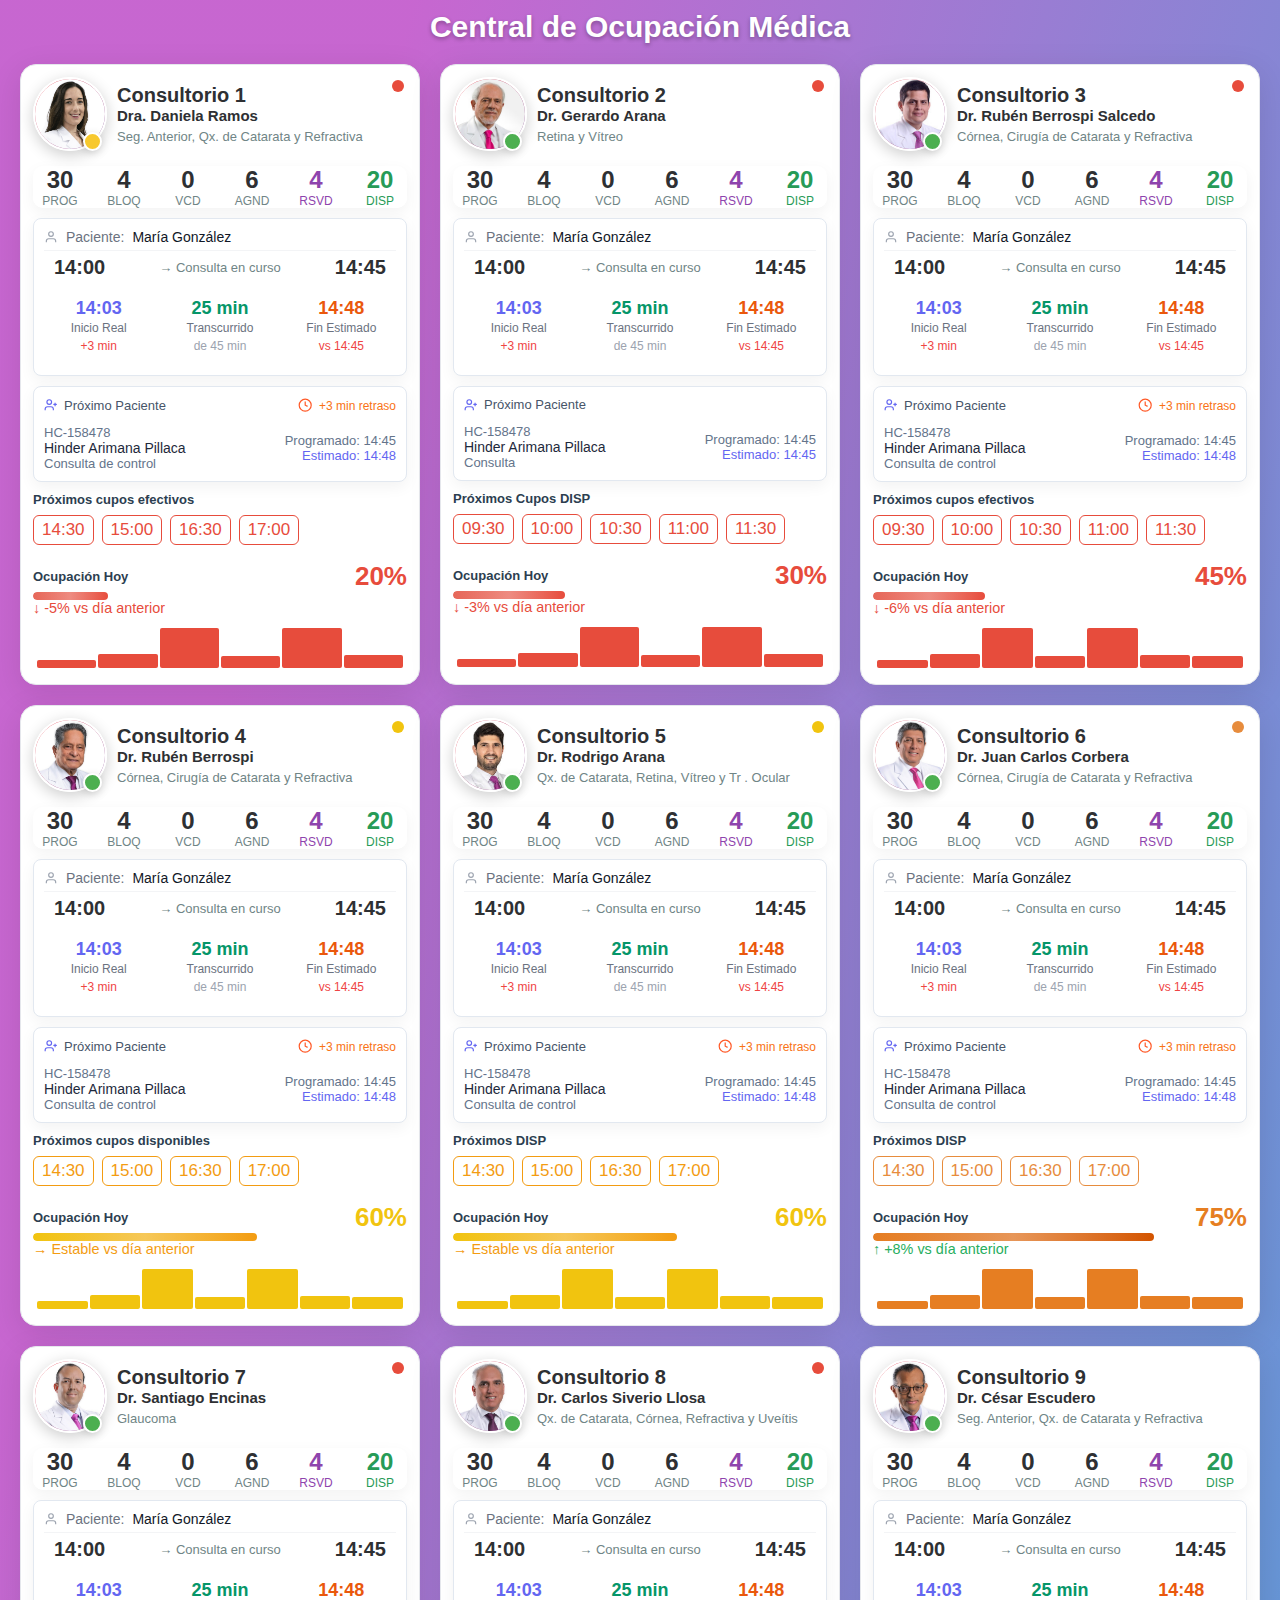
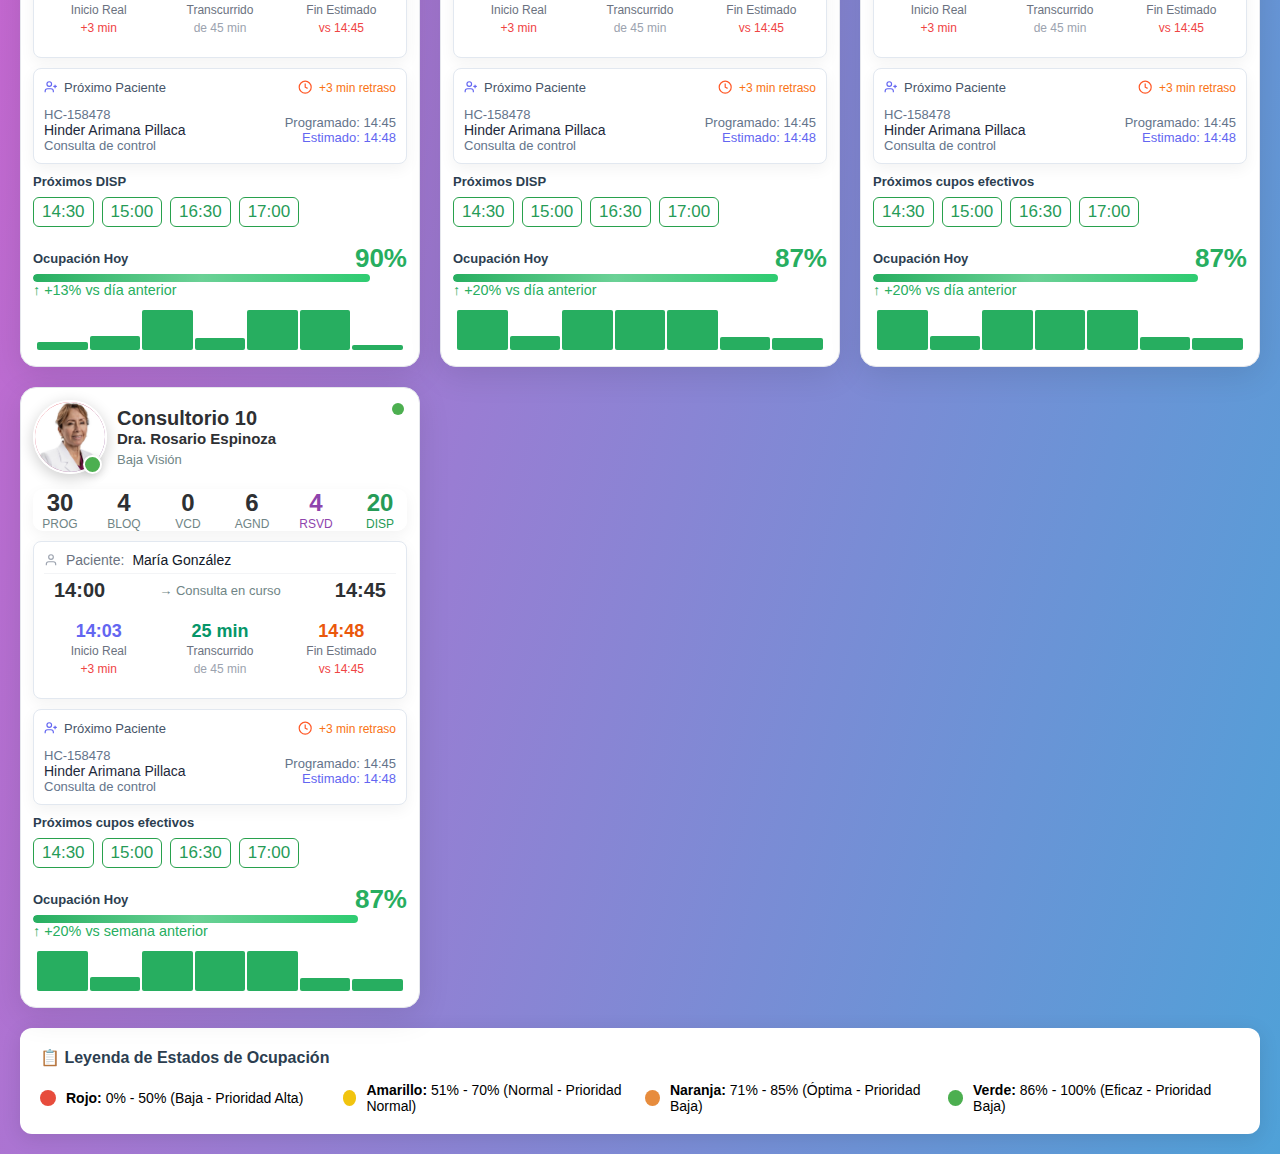
<file: dashboard_medico.html>
<!DOCTYPE html>
<html lang="es">
<head>
    <meta charset="UTF-8">
    <meta name="viewport" content="width=device-width, initial-scale=1.0">
    <title>Dashboard Cards - Médicos</title>
    <link rel="stylesheet" href="style.css">
</head>
<body>
    <div class="dashboard-container">
        <h1 class="dashboard-title">Central de Ocupación Médica</h1>
        
        <div class="cards-grid">
            <div class="doctor-card">
                <div class="status-indicator status-rojo"></div>
                <!--<div class="status-badge status-verde">Libre 20 min</div>-->
                <div class="doctor-header">
                    <div class="doctor-photo-1">
                        <img class="doctor-image-1" src="Doctor/DanielaRamos.png" alt="Dra. Torres" class="doctor-photo-1">
                        <div class="status-badge-animated-Amarillo "></div>
                    </div>
                    <div class="doctor-info">
                        <h2>Consultorio 1</h2>
                        <h3>Dra. Daniela Ramos</h3>
                        <p>Seg. Anterior, Qx. de Catarata y Refractiva</p>
                    </div>
                </div> 

                <div class="hours-info">
                    <div class="hours-box">
                        <div class="hours-number">30</div>
                        <div class="hours-label">PROG</div>
                    </div>
                    <div class="hours-box">
                        <div class="hours-number">4</div>   
                        <div class="hours-label">BLOQ</div>
                    </div> 
                    <div class="hours-box">
                        <div class="hours-number">0</div>
                        <div class="hours-label">VCD</div>
                    </div>
                    <div class="hours-box">
                        <div class="hours-number">6</div>
                        <div class="hours-label">AGND</div>
                    </div>  
                    <div class="hours-box">
                        <div class="hours-number" style="color: #8e44ad;">4</div>
                        <div class="hours-label" style="color: #8e44ad;">RSVD </div>
                    </div> 
                    <div class="hours-box">
                        <div class="hours-number" style="color: #269b57;" >20</div>
                        <div class="hours-label" style="color: #269b57;" >DISP </div>
                    </div>
                </div>

            <div class="card" style="padding: 10px;">
                <!-- Información del paciente -->
                <div class="patient-section">
                    <div class="patient-info">
                        <div class="icon icon-gray">
                            <svg viewBox="0 0 24 24" fill="none" stroke="currentColor" stroke-width="2">
                                <path d="M20 21v-2a4 4 0 0 0-4-4H8a4 4 0 0 0-4 4v2"></path>
                                <circle cx="12" cy="7" r="4"></circle>
                            </svg>
                        </div>
                    <span class="patient-label">Paciente:</span>
                    <span class="patient-name">María González</span>
                    </div>
                </div>

                <div class="horario-info">
                    <div class="horario-actual">
                        <span class="hora-inicio">14:00</span>
                        <div class="status">
                            <span class="status-label">→ Consulta en curso</span>
                        </div>
                        <span class="hora-fin">14:45</span>
                    </div>                
                </div>            

                <!-- Métricas de tiempo en 3 columnas -->
                <div class="time-metrics">
                    <!-- Inicio Real -->
                    <div class="metric-card ">
                        <div class="metric-time blue">14:03</div>
                        <div class="metric-label">Inicio Real</div>
                        <div class="metric-extra red">+3 min</div>
                    </div>

                    <!-- Tiempo Transcurrido -->
                    <div class="metric-card  ">
                        <div class="metric-time green" id="elapsedTime">25 min</div>
                        <div class="metric-label">Transcurrido</div>
                        <div class="metric-extra gray">de 45 min</div>
                    </div>

                    <!-- Fin Estimado -->
                    <div class="metric-card  ">
                        <div class="metric-time orange" id="estimatedEnd">14:48</div>
                        <div class="metric-label">Fin Estimado</div>
                        <div class="metric-extra red">vs 14:45</div>
                    </div>
                </div>
            </div>

                <!--<div class="proxima-cita">
                    <div class="proxima-cita-time">Próxima: 15:00 - Sr. Martínez</div>
                </div>-->

                <div class="card next-patient-card">
                    <div class="next-header">
                        <div class="next-title">
                            <svg class="icon" viewBox="0 0 24 24" fill="none" stroke="currentColor" stroke-width="2">
                                <path d="M16 21v-2a4 4 0 0 0-4-4H6a4 4 0 0 0-4 4v2"></path>
                                <circle cx="9" cy="7" r="4"></circle>
                                <line x1="19" y1="8" x2="19" y2="14"></line>
                                <line x1="22" y1="11" x2="16" y2="11"></line>
                            </svg>
                            Próximo Paciente
                        </div>
                        <div class="next-title">
                            <svg class="icon-neutro" viewBox="0 0 25 25" fill="none" stroke="currentColor" stroke-width="2">
                                <circle cx="12" cy="12" r="10"></circle>
                                <polyline points="12 6 12 12 16 14"></polyline>
                            </svg>
                            <div class="delay-indicator">+3 min retraso</div>
                        </div>
                    </div>

                    <div class="next-info">
                        <div>
                            <div class="scheduled-time">HC-158478</div>
                            <div class="next-patient-name">Hinder Arimana Pillaca</div>
                            <div class="scheduled-time">Consulta de control</div>
                        </div>
                        <div class="next-time">
                            <div class="scheduled-time">Programado: 14:45</div>
                            <div class="estimated-time">Estimado: 14:48</div>
                        </div>
                    </div>
                </div>
                <div class="next-slots">
                    <div class="next-slots-title">Próximos cupos efectivos  </div>
                    <div class="time-slots">
                        <span class="time-slot slot-red">14:30</span>
                        <span class="time-slot slot-red">15:00</span>
                        <span class="time-slot slot-red">16:30</span>
                        <span class="time-slot slot-red">17:00</span>
                    </div>
                </div>

                <div class="progress-section">
                    <div class="progress-header">
                        <span>Ocupación Hoy</span>
                        <span class="progress-percentage" style="color: #e74c3c;">20%</span>
                    </div>
                    <div class="progress-bar">
                        <div class="progress-fill rojo" style="width: 20%;"></div>
                    </div>
                </div>

                 <div class="trend-indicator trend-down">
                    ↓ -5% vs día anterior
                </div>

                <div class="mini-chart">
                    <div class="mini-bar" style="height: 20%; background: #e74c3c;"></div>
                    <div class="mini-bar" style="height: 35%; background: #e74c3c;"></div>
                    <div class="mini-bar" style="height: 100%; background: #e74c3c;"></div>
                    <div class="mini-bar" style="height: 30%; background: #e74c3c;"></div>
                    <div class="mini-bar" style="height: 100%; background: #e74c3c;"></div>
                    <div class="mini-bar" style="height: 32%; background: #e74c3c;"></div>
                </div>

            </div>

            <div class="doctor-card">
                <div class="status-indicator status-rojo"></div>
                <div class="doctor-header">
                    <div class="doctor-photo-1">
                        <img class="doctor-image-1" src="Doctor/GerardoArana.png" alt="Dra. Torres" class="doctor-photo-1">
                        <div class="status-badge-animated-Verde status-verde"></div>
                    </div>
                    <!--<img src="https://oftalmicaperu.com/wp-content/uploads/2016/04/Staff-Arana-K-250x250.jpg" alt="Dr. García" class="doctor-photo">-->
                    <div class="doctor-info">
                        <h2>Consultorio 2</h2>
                        <h3>Dr. Gerardo Arana</h3>
                        <p>Retina y Vítreo</p>
                    </div>
                </div>
                
                <div class="hours-info">
                    <div class="hours-box">
                        <div class="hours-number">30</div>
                        <div class="hours-label">PROG</div>
                    </div>
                    <div class="hours-box">
                        <div class="hours-number">4</div>   
                        <div class="hours-label">BLOQ</div>
                    </div> 
                    <div class="hours-box">
                        <div class="hours-number">0</div>
                        <div class="hours-label">VCD</div>
                    </div>
                    <div class="hours-box">
                        <div class="hours-number">6</div>
                        <div class="hours-label">AGND</div>
                    </div>  
                    <div class="hours-box">
                        <div class="hours-number" style="color: #8e44ad;">4</div>
                        <div class="hours-label" style="color: #8e44ad;">RSVD </div>
                    </div> 
                    <div class="hours-box">
                        <div class="hours-number" style="color: #269b57;" >20</div>
                        <div class="hours-label" style="color: #269b57;" >DISP </div>
                    </div>
                </div>
                <div class="card" style="padding: 10px;">
                <!-- Información del paciente -->
                <div class="patient-section">
                    <div class="patient-info">
                        <div class="icon icon-gray">
                            <svg viewBox="0 0 24 24" fill="none" stroke="currentColor" stroke-width="2">
                                <path d="M20 21v-2a4 4 0 0 0-4-4H8a4 4 0 0 0-4 4v2"></path>
                                <circle cx="12" cy="7" r="4"></circle>
                            </svg>
                        </div>
                    <span class="patient-label">Paciente:</span>
                    <span class="patient-name">María González</span>
                    </div>
                </div>

                <div class="horario-info">
                    <div class="horario-actual">
                        <span class="hora-inicio">14:00</span>
                        <div class="status">
                            <span class="status-label">→ Consulta en curso</span>
                        </div>
                        <span class="hora-fin">14:45</span>
                    </div>                
                </div>            

                <!-- Métricas de tiempo en 3 columnas -->
                <div class="time-metrics">
                    <!-- Inicio Real -->
                    <div class="metric-card ">
                        <div class="metric-time blue">14:03</div>
                        <div class="metric-label">Inicio Real</div>
                        <div class="metric-extra red">+3 min</div>
                    </div>

                    <!-- Tiempo Transcurrido -->
                    <div class="metric-card  ">
                        <div class="metric-time green" id="elapsedTime">25 min</div>
                        <div class="metric-label">Transcurrido</div>
                        <div class="metric-extra gray">de 45 min</div>
                    </div>

                    <!-- Fin Estimado -->
                    <div class="metric-card  ">
                        <div class="metric-time orange" id="estimatedEnd">14:48</div>
                        <div class="metric-label">Fin Estimado</div>
                        <div class="metric-extra red">vs 14:45</div>
                    </div>
                </div>
            </div>
                
                
                <div class="card next-patient-card">
                    <div class="next-header">
                        <div class="next-title">
                            <svg class="icon" viewBox="0 0 24 24" fill="none" stroke="currentColor" stroke-width="2">
                                <path d="M16 21v-2a4 4 0 0 0-4-4H6a4 4 0 0 0-4 4v2"></path>
                                <circle cx="9" cy="7" r="4"></circle>
                                <line x1="19" y1="8" x2="19" y2="14"></line>
                                <line x1="22" y1="11" x2="16" y2="11"></line>
                            </svg>
                            Próximo Paciente
                        </div>
                    </div>

                    <div class="next-info">
                        <div>
                            <div class="scheduled-time">HC-158478</div>
                            <div class="next-patient-name">Hinder Arimana Pillaca</div>
                            <div class="scheduled-time">Consulta</div>
                        </div>
                        <div class="next-time">
                            <div class="scheduled-time">Programado: 14:45</div>
                            <div class="estimated-time">Estimado: 14:45</div>
                        </div>
                    </div>
                </div>
                <div class="next-slots">
                    <div class="next-slots-title">Próximos Cupos DISP </div>
                    <div class="time-slots">
                        <span class="time-slot slot-red">09:30</span>
                        <span class="time-slot slot-red">10:00</span>
                        <span class="time-slot slot-red">10:30</span>
                        <span class="time-slot slot-red">11:00</span>
                        <span class="time-slot slot-red">11:30</span>
                    </div>
                </div>

                <div class="progress-section">
                    <div class="progress-header">
                        <span>Ocupación Hoy</span>
                        <span class="progress-percentage" style="color: #e74c3c;">30%</span>
                    </div>
                    <div class="progress-bar">
                        <div class="progress-fill rojo" style="width: 30%;"></div>
                    </div>
                </div>

                <div class="trend-indicator trend-down">
                    ↓ -3% vs día anterior
                </div>

                <div class="mini-chart">
                    <div class="mini-bar" style="height: 20%; background: #e74c3c;"></div>
                    <div class="mini-bar" style="height: 35%; background: #e74c3c;"></div>
                    <div class="mini-bar" style="height: 100%; background: #e74c3c;"></div>
                    <div class="mini-bar" style="height: 30%; background: #e74c3c;"></div>
                    <div class="mini-bar" style="height: 100%; background: #e74c3c;"></div>
                    <div class="mini-bar" style="height: 32%; background: #e74c3c;"></div>
                </div>
            </div>

            <div class="doctor-card">
                <div class="status-indicator status-rojo"></div>
                <div class="doctor-header">
                    <div class="doctor-photo-1">
                        <img class="doctor-image-1" src="Doctor/RubenBerrospiSalcedo.png" alt="Dra. Torres" class="doctor-photo-1">
                        <div class="status-badge-animated-Verde status-verde"></div>
                    </div>
                    <!--<img src="https://oftalmicaperu.com/wp-content/uploads/2023/02/Staff-Berrospi-250x250.jpg" alt="Dra. López" class="doctor-photo">-->
                    <div class="doctor-info">
                        <h2>Consultorio 3</h2>
                        <h3>Dr. Rubén Berrospi Salcedo</h3>
                        <p>Córnea, Cirugía de Catarata y Refractiva</p>
                    </div>
                </div>
                
                <div class="hours-info">
                    <div class="hours-box">
                        <div class="hours-number">30</div>
                        <div class="hours-label">PROG</div>
                    </div>
                    <div class="hours-box">
                        <div class="hours-number">4</div>   
                        <div class="hours-label">BLOQ</div>
                    </div> 
                    <div class="hours-box">
                        <div class="hours-number">0</div>
                        <div class="hours-label">VCD</div>
                    </div>
                    <div class="hours-box">
                        <div class="hours-number">6</div>
                        <div class="hours-label">AGND</div>
                    </div>  
                    <div class="hours-box">
                        <div class="hours-number" style="color: #8e44ad;">4</div>
                        <div class="hours-label" style="color: #8e44ad;">RSVD </div>
                    </div> 
                    <div class="hours-box">
                        <div class="hours-number" style="color: #269b57;" >20</div>
                        <div class="hours-label" style="color: #269b57;" >DISP </div>
                    </div>
                </div>

                <div class="card" style="padding: 10px;">
                <!-- Información del paciente -->
                <div class="patient-section">
                    <div class="patient-info">
                        <div class="icon icon-gray">
                            <svg viewBox="0 0 24 24" fill="none" stroke="currentColor" stroke-width="2">
                                <path d="M20 21v-2a4 4 0 0 0-4-4H8a4 4 0 0 0-4 4v2"></path>
                                <circle cx="12" cy="7" r="4"></circle>
                            </svg>
                        </div>
                    <span class="patient-label">Paciente:</span>
                    <span class="patient-name">María González</span>
                    </div>
                </div>

                <div class="horario-info">
                    <div class="horario-actual">
                        <span class="hora-inicio">14:00</span>
                        <div class="status">
                            <span class="status-label">→ Consulta en curso</span>
                        </div>
                        <span class="hora-fin">14:45</span>
                    </div>                
                </div>            

                <!-- Métricas de tiempo en 3 columnas -->
                <div class="time-metrics">
                    <!-- Inicio Real -->
                    <div class="metric-card ">
                        <div class="metric-time blue">14:03</div>
                        <div class="metric-label">Inicio Real</div>
                        <div class="metric-extra red">+3 min</div>
                    </div>

                    <!-- Tiempo Transcurrido -->
                    <div class="metric-card  ">
                        <div class="metric-time green" id="elapsedTime">25 min</div>
                        <div class="metric-label">Transcurrido</div>
                        <div class="metric-extra gray">de 45 min</div>
                    </div>

                    <!-- Fin Estimado -->
                    <div class="metric-card  ">
                        <div class="metric-time orange" id="estimatedEnd">14:48</div>
                        <div class="metric-label">Fin Estimado</div>
                        <div class="metric-extra red">vs 14:45</div>
                    </div>
                </div>
            </div>

                

                <div class="card next-patient-card">
                    <div class="next-header">
                        <div class="next-title">
                            <svg class="icon" viewBox="0 0 24 24" fill="none" stroke="currentColor" stroke-width="2">
                                <path d="M16 21v-2a4 4 0 0 0-4-4H6a4 4 0 0 0-4 4v2"></path>
                                <circle cx="9" cy="7" r="4"></circle>
                                <line x1="19" y1="8" x2="19" y2="14"></line>
                                <line x1="22" y1="11" x2="16" y2="11"></line>
                            </svg>
                            Próximo Paciente
                        </div>
                        <div class="next-title">
                            <svg class="icon-neutro" viewBox="0 0 25 25" fill="none" stroke="currentColor" stroke-width="2">
                                <circle cx="12" cy="12" r="10"></circle>
                                <polyline points="12 6 12 12 16 14"></polyline>
                            </svg>
                            <div class="delay-indicator">+3 min retraso</div>
                        </div>
                    </div>

                    <div class="next-info">
                        <div>
                            <div class="scheduled-time">HC-158478</div>
                            <div class="next-patient-name">Hinder Arimana Pillaca</div>
                            <div class="scheduled-time">Consulta de control</div>
                        </div>
                        <div class="next-time">
                            <div class="scheduled-time">Programado: 14:45</div>
                            <div class="estimated-time">Estimado: 14:48</div>
                        </div>
                    </div>
                </div>

                <div class="next-slots">
                    <div class="next-slots-title">Próximos cupos efectivos </div>
                    <div class="time-slots">
                        <span class="time-slot slot-red">09:30</span>
                        <span class="time-slot slot-red">10:00</span>
                        <span class="time-slot slot-red">10:30</span>
                        <span class="time-slot slot-red">11:00</span>
                        <span class="time-slot slot-red">11:30</span>
                    </div>
                </div>
                <div class="progress-section">
                    <div class="progress-header">
                        <span>Ocupación Hoy</span>
                        <span class="progress-percentage" style="color: #e74c3c;">45%</span>
                    </div>
                    <div class="progress-bar">
                        <div class="progress-fill rojo" style="width: 30%;"></div>
                    </div>
                </div>

                <div class="trend-indicator trend-down">
                    ↓ -6% vs día  anterior
                </div>

                <div class="mini-chart">
                    <div class="mini-bar" style="height: 20%; background: #e74c3c;"></div>
                    <div class="mini-bar" style="height: 35%; background: #e74c3c;"></div>
                    <div class="mini-bar" style="height: 100%; background: #e74c3c;"></div>
                    <div class="mini-bar" style="height: 30%; background: #e74c3c;"></div>
                    <div class="mini-bar" style="height: 100%; background: #e74c3c;"></div>
                    <div class="mini-bar" style="height: 32%; background: #e74c3c;"></div>
                    <div class="mini-bar" style="height: 30%; background: #e74c3c;"></div>
                </div>
                
            </div>
            

            <div class="doctor-card">
                <div class="status-indicator status-amarillo"></div>
                <div class="doctor-header">
                    <div class="doctor-photo-1">
                        <img class="doctor-image-1" src="Doctor/RubenBerrospi.png" alt="Dra. Torres" class="doctor-photo-1">
                        <div class="status-badge-animated-Verde status-verde"></div>
                    </div>
                    <!--<img src="https://oftalmicaperu.com/wp-content/uploads/2016/04/Staff-Berrospi-R-250x250.jpg" alt="Dra. López" class="doctor-photo">-->
                    <div class="doctor-info">
                        <h2>Consultorio 4</h2>
                        <h3>Dr. Rubén Berrospi</h3>
                        <p>Córnea, Cirugía de Catarata y Refractiva</p>
                    </div>
                </div>
                
                <div class="hours-info">
                    <div class="hours-box">
                        <div class="hours-number">30</div>
                        <div class="hours-label">PROG</div>
                    </div>
                    <div class="hours-box">
                        <div class="hours-number">4</div>   
                        <div class="hours-label">BLOQ</div>
                    </div> 
                    <div class="hours-box">
                        <div class="hours-number">0</div>
                        <div class="hours-label">VCD</div>
                    </div>
                    <div class="hours-box">
                        <div class="hours-number">6</div>
                        <div class="hours-label">AGND</div>
                    </div>  
                    <div class="hours-box">
                        <div class="hours-number" style="color: #8e44ad;">4</div>
                        <div class="hours-label" style="color: #8e44ad;">RSVD </div>
                    </div> 
                    <div class="hours-box">
                        <div class="hours-number" style="color: #269b57;" >20</div>
                        <div class="hours-label" style="color: #269b57;" >DISP </div>
                    </div>
                </div>
                <div class="card" style="padding: 10px;">
                <!-- Información del paciente -->
                <div class="patient-section">
                    <div class="patient-info">
                        <div class="icon icon-gray">
                            <svg viewBox="0 0 24 24" fill="none" stroke="currentColor" stroke-width="2">
                                <path d="M20 21v-2a4 4 0 0 0-4-4H8a4 4 0 0 0-4 4v2"></path>
                                <circle cx="12" cy="7" r="4"></circle>
                            </svg>
                        </div>
                    <span class="patient-label">Paciente:</span>
                    <span class="patient-name">María González</span>
                    </div>
                </div>

                <div class="horario-info">
                    <div class="horario-actual">
                        <span class="hora-inicio">14:00</span>
                        <div class="status">
                            <span class="status-label">→ Consulta en curso</span>
                        </div>
                        <span class="hora-fin">14:45</span>
                    </div>                
                </div>            

                <!-- Métricas de tiempo en 3 columnas -->
                <div class="time-metrics">
                    <!-- Inicio Real -->
                    <div class="metric-card ">
                        <div class="metric-time blue">14:03</div>
                        <div class="metric-label">Inicio Real</div>
                        <div class="metric-extra red">+3 min</div>
                    </div>

                    <!-- Tiempo Transcurrido -->
                    <div class="metric-card  ">
                        <div class="metric-time green" id="elapsedTime">25 min</div>
                        <div class="metric-label">Transcurrido</div>
                        <div class="metric-extra gray">de 45 min</div>
                    </div>

                    <!-- Fin Estimado -->
                    <div class="metric-card  ">
                        <div class="metric-time orange" id="estimatedEnd">14:48</div>
                        <div class="metric-label">Fin Estimado</div>
                        <div class="metric-extra red">vs 14:45</div>
                    </div>
                </div>
            </div>

                <div class="card next-patient-card">
                    <div class="next-header">
                        <div class="next-title">
                            <svg class="icon" viewBox="0 0 24 24" fill="none" stroke="currentColor" stroke-width="2">
                                <path d="M16 21v-2a4 4 0 0 0-4-4H6a4 4 0 0 0-4 4v2"></path>
                                <circle cx="9" cy="7" r="4"></circle>
                                <line x1="19" y1="8" x2="19" y2="14"></line>
                                <line x1="22" y1="11" x2="16" y2="11"></line>
                            </svg>
                            Próximo Paciente
                        </div>
                        <div class="next-title">
                            <svg class="icon-neutro" viewBox="0 0 25 25" fill="none" stroke="currentColor" stroke-width="2">
                                <circle cx="12" cy="12" r="10"></circle>
                                <polyline points="12 6 12 12 16 14"></polyline>
                            </svg>
                            <div class="delay-indicator">+3 min retraso</div>
                        </div>
                    </div>

                    <div class="next-info">
                        <div>
                            <div class="scheduled-time">HC-158478</div>
                            <div class="next-patient-name">Hinder Arimana Pillaca</div>
                            <div class="scheduled-time">Consulta de control</div>
                        </div>
                        <div class="next-time">
                            <div class="scheduled-time">Programado: 14:45</div>
                            <div class="estimated-time">Estimado: 14:48</div>
                        </div>
                    </div>
                </div>
               
                <div class="next-slots">
                    <div class="next-slots-title">Próximos cupos disponibles </div>
                    <div class="time-slots">
                        <span class="time-slot slot-amarillo ">14:30</span>
                        <span class="time-slot slot-amarillo">15:00</span>
                        <span class="time-slot slot-amarillo">16:30</span>
                        <span class="time-slot slot-amarillo">17:00</span>
                    </div>
                </div>
                <div class="progress-section">
                    <div class="progress-header">
                        <span>Ocupación Hoy</span>
                        <span class="progress-percentage" style="color: #f1c40f;">60%</span>
                    </div>
                    <div class="progress-bar">
                        <div class="progress-fill amarillo" style="width: 60%;"></div>
                    </div>
                </div>

                <div class="trend-indicator trend-stable">
                    → Estable vs día  anterior
                </div>


                <div class="mini-chart">
                    <div class="mini-bar" style="height: 20%; background: #f1c40f;"></div>
                    <div class="mini-bar" style="height: 35%; background: #f1c40f;"></div>
                    <div class="mini-bar" style="height: 100%; background: #f1c40f;"></div>
                    <div class="mini-bar" style="height: 30%; background: #f1c40f;"></div>
                    <div class="mini-bar" style="height: 100%; background: #f1c40f;"></div>
                    <div class="mini-bar" style="height: 32%; background: #f1c40f;"></div>
                    <div class="mini-bar" style="height: 30%; background: #f1c40f;"></div>
                </div>
            </div>

            <!-- Card 2: Amarillo - Ocupación moderada -->
            <div class="doctor-card">
                <div class="status-indicator status-amarillo"></div>
                <div class="doctor-header">
                    <div class="doctor-photo-1">
                        <img class="doctor-image-1" src="Doctor/RodrigoArana.png" alt="Dra. Torres" class="doctor-photo-1">
                        <div class="status-badge-animated-Verde status-verde"></div>
                    </div>
                    <!--<img src="https://oftalmicaperu.com/wp-content/uploads/2021/02/Staff-Arana-Shaw-250x2502.jpg" alt="Dra. López" class="doctor-photo">-->
                    <div class="doctor-info">
                        <h2>Consultorio 5</h2>
                        <h3>Dr. Rodrigo Arana </h3>
                        <p>Qx. de Catarata, Retina, Vítreo y Tr . Ocular</p>
                    </div>
                </div>
                
                <div class="hours-info">
                    <div class="hours-box">
                        <div class="hours-number">30</div>
                        <div class="hours-label">PROG</div>
                    </div>
                    <div class="hours-box">
                        <div class="hours-number">4</div>   
                        <div class="hours-label">BLOQ</div>
                    </div> 
                    <div class="hours-box">
                        <div class="hours-number">0</div>
                        <div class="hours-label">VCD</div>
                    </div>
                    <div class="hours-box">
                        <div class="hours-number">6</div>
                        <div class="hours-label">AGND</div>
                    </div>  
                    <div class="hours-box">
                        <div class="hours-number" style="color: #8e44ad;">4</div>
                        <div class="hours-label" style="color: #8e44ad;">RSVD </div>
                    </div> 
                    <div class="hours-box">
                        <div class="hours-number" style="color: #269b57;" >20</div>
                        <div class="hours-label" style="color: #269b57;" >DISP </div>
                    </div>
                </div>
                <div class="card" style="padding: 10px;">
                <!-- Información del paciente -->
                <div class="patient-section">
                    <div class="patient-info">
                        <div class="icon icon-gray">
                            <svg viewBox="0 0 24 24" fill="none" stroke="currentColor" stroke-width="2">
                                <path d="M20 21v-2a4 4 0 0 0-4-4H8a4 4 0 0 0-4 4v2"></path>
                                <circle cx="12" cy="7" r="4"></circle>
                            </svg>
                        </div>
                    <span class="patient-label">Paciente:</span>
                    <span class="patient-name">María González</span>
                    </div>
                </div>

                <div class="horario-info">
                    <div class="horario-actual">
                        <span class="hora-inicio">14:00</span>
                        <div class="status">
                            <span class="status-label">→ Consulta en curso</span>
                        </div>
                        <span class="hora-fin">14:45</span>
                    </div>                
                </div>            

                <!-- Métricas de tiempo en 3 columnas -->
                <div class="time-metrics">
                    <!-- Inicio Real -->
                    <div class="metric-card ">
                        <div class="metric-time blue">14:03</div>
                        <div class="metric-label">Inicio Real</div>
                        <div class="metric-extra red">+3 min</div>
                    </div>

                    <!-- Tiempo Transcurrido -->
                    <div class="metric-card  ">
                        <div class="metric-time green" id="elapsedTime">25 min</div>
                        <div class="metric-label">Transcurrido</div>
                        <div class="metric-extra gray">de 45 min</div>
                    </div>

                    <!-- Fin Estimado -->
                    <div class="metric-card  ">
                        <div class="metric-time orange" id="estimatedEnd">14:48</div>
                        <div class="metric-label">Fin Estimado</div>
                        <div class="metric-extra red">vs 14:45</div>
                    </div>
                </div>
            </div>
                <div class="card next-patient-card">
                    <div class="next-header">
                        <div class="next-title">
                            <svg class="icon" viewBox="0 0 24 24" fill="none" stroke="currentColor" stroke-width="2">
                                <path d="M16 21v-2a4 4 0 0 0-4-4H6a4 4 0 0 0-4 4v2"></path>
                                <circle cx="9" cy="7" r="4"></circle>
                                <line x1="19" y1="8" x2="19" y2="14"></line>
                                <line x1="22" y1="11" x2="16" y2="11"></line>
                            </svg>
                            Próximo Paciente
                        </div>
                        <div class="next-title">
                            <svg class="icon-neutro" viewBox="0 0 25 25" fill="none" stroke="currentColor" stroke-width="2">
                                <circle cx="12" cy="12" r="10"></circle>
                                <polyline points="12 6 12 12 16 14"></polyline>
                            </svg>
                            <div class="delay-indicator">+3 min retraso</div>
                        </div>
                    </div>

                    <div class="next-info">
                        <div>
                            <div class="scheduled-time">HC-158478</div>
                            <div class="next-patient-name">Hinder Arimana Pillaca</div>
                            <div class="scheduled-time">Consulta de control</div>
                        </div>
                        <div class="next-time">
                            <div class="scheduled-time">Programado: 14:45</div>
                            <div class="estimated-time">Estimado: 14:48</div>
                        </div>
                    </div>
                </div>

                <div class="next-slots">
                    <div class="next-slots-title">Próximos DISP </div>
                    <div class="time-slots">
                        <span class="time-slot slot-amarillo">14:30</span>
                        <span class="time-slot slot-amarillo">15:00</span>
                        <span class="time-slot slot-amarillo">16:30</span>
                        <span class="time-slot slot-amarillo">17:00</span>
                    </div>
                </div>

                <div class="progress-section">
                    <div class="progress-header">
                        <span>Ocupación Hoy</span>
                        <span class="progress-percentage" style="color: #f1c40f;">60%</span>
                    </div>
                    <div class="progress-bar">
                        <div class="progress-fill amarillo" style="width: 60%;"></div>
                    </div>
                </div>

                <div class="trend-indicator trend-stable">
                    → Estable vs día  anterior
                </div>
                
                <div class="mini-chart">
                    <div class="mini-bar" style="height: 20%; background: #f1c40f;"></div>
                    <div class="mini-bar" style="height: 35%; background: #f1c40f;"></div>
                    <div class="mini-bar" style="height: 100%; background: #f1c40f;"></div>
                    <div class="mini-bar" style="height: 30%; background: #f1c40f;"></div>
                    <div class="mini-bar" style="height: 100%; background: #f1c40f;"></div>
                    <div class="mini-bar" style="height: 32%; background: #f1c40f;"></div>
                    <div class="mini-bar" style="height: 30%; background: #f1c40f;"></div>
                </div>
                
            </div>

            <!-- Card 3: Naranja - Alta ocupación -->
            <div class="doctor-card">
                <div class="status-indicator status-naranja"></div>
                <div class="doctor-header">
                    <div class="doctor-photo-1">
                        <img class="doctor-image-1" src="Doctor/JuanCarlosCorbera.png" alt="Dra. Torres" class="doctor-photo-1">
                        <div class="status-badge-animated-Verde status-verde"></div>
                    </div>
                    <!--<img src="https://oftalmicaperu.com/wp-content/uploads/2016/04/Staff-JC-Corbera-250x250.jpg" alt="Dr. Silva" class="doctor-photo">-->
                    <div class="doctor-info">
                        <h2>Consultorio 6</h2>
                        <h3>Dr. Juan Carlos Corbera</h3>
                        <p>Córnea, Cirugía de Catarata y Refractiva</p>
                    </div>
                </div>
                
                <div class="hours-info">
                    <div class="hours-box">
                        <div class="hours-number">30</div>
                        <div class="hours-label">PROG</div>
                    </div>
                    <div class="hours-box">
                        <div class="hours-number">4</div>   
                        <div class="hours-label">BLOQ</div>
                    </div> 
                    <div class="hours-box">
                        <div class="hours-number">0</div>
                        <div class="hours-label">VCD</div>
                    </div>
                    <div class="hours-box">
                        <div class="hours-number">6</div>
                        <div class="hours-label">AGND</div>
                    </div>  
                    <div class="hours-box">
                        <div class="hours-number" style="color: #8e44ad;">4</div>
                        <div class="hours-label" style="color: #8e44ad;">RSVD </div>
                    </div> 
                    <div class="hours-box">
                        <div class="hours-number" style="color: #269b57;" >20</div>
                        <div class="hours-label" style="color: #269b57;" >DISP </div>
                    </div>
                </div>
                <div class="card" style="padding: 10px;">
                <!-- Información del paciente -->
                <div class="patient-section">
                    <div class="patient-info">
                        <div class="icon icon-gray">
                            <svg viewBox="0 0 24 24" fill="none" stroke="currentColor" stroke-width="2">
                                <path d="M20 21v-2a4 4 0 0 0-4-4H8a4 4 0 0 0-4 4v2"></path>
                                <circle cx="12" cy="7" r="4"></circle>
                            </svg>
                        </div>
                    <span class="patient-label">Paciente:</span>
                    <span class="patient-name">María González</span>
                    </div>
                </div>

                <div class="horario-info">
                    <div class="horario-actual">
                        <span class="hora-inicio">14:00</span>
                        <div class="status">
                            <span class="status-label">→ Consulta en curso</span>
                        </div>
                        <span class="hora-fin">14:45</span>
                    </div>                
                </div>            

                <!-- Métricas de tiempo en 3 columnas -->
                <div class="time-metrics">
                    <!-- Inicio Real -->
                    <div class="metric-card ">
                        <div class="metric-time blue">14:03</div>
                        <div class="metric-label">Inicio Real</div>
                        <div class="metric-extra red">+3 min</div>
                    </div>

                    <!-- Tiempo Transcurrido -->
                    <div class="metric-card  ">
                        <div class="metric-time green" id="elapsedTime">25 min</div>
                        <div class="metric-label">Transcurrido</div>
                        <div class="metric-extra gray">de 45 min</div>
                    </div>

                    <!-- Fin Estimado -->
                    <div class="metric-card  ">
                        <div class="metric-time orange" id="estimatedEnd">14:48</div>
                        <div class="metric-label">Fin Estimado</div>
                        <div class="metric-extra red">vs 14:45</div>
                    </div>
                </div>
            </div>
                <div class="card next-patient-card">
                    <div class="next-header">
                        <div class="next-title">
                            <svg class="icon" viewBox="0 0 24 24" fill="none" stroke="currentColor" stroke-width="2">
                                <path d="M16 21v-2a4 4 0 0 0-4-4H6a4 4 0 0 0-4 4v2"></path>
                                <circle cx="9" cy="7" r="4"></circle>
                                <line x1="19" y1="8" x2="19" y2="14"></line>
                                <line x1="22" y1="11" x2="16" y2="11"></line>
                            </svg>
                            Próximo Paciente
                        </div>
                        <div class="next-title">
                            <svg class="icon-neutro" viewBox="0 0 25 25" fill="none" stroke="currentColor" stroke-width="2">
                                <circle cx="12" cy="12" r="10"></circle>
                                <polyline points="12 6 12 12 16 14"></polyline>
                            </svg>
                            <div class="delay-indicator">+3 min retraso</div>
                        </div>
                    </div>

                    <div class="next-info">
                        <div>
                            <div class="scheduled-time">HC-158478</div>
                            <div class="next-patient-name">Hinder Arimana Pillaca</div>
                            <div class="scheduled-time">Consulta de control</div>
                        </div>
                        <div class="next-time">
                            <div class="scheduled-time">Programado: 14:45</div>
                            <div class="estimated-time">Estimado: 14:48</div>
                        </div>
                    </div>
                </div>
                <div class="next-slots">
                    <div class="next-slots-title">Próximos DISP </div>
                    <div class="time-slots">
                        <span class="time-slot slot-naranja">14:30</span>
                        <span class="time-slot slot-naranja">15:00</span>
                        <span class="time-slot slot-naranja">16:30</span>
                        <span class="time-slot slot-naranja">17:00</span>
                    </div>
                </div>  
                <div class="progress-section">
                    <div class="progress-header">
                        <span>Ocupación Hoy</span>
                        <span class="progress-percentage" style="color: #e67e22;">75%</span>
                    </div>
                    <div class="progress-bar">
                        <div class="progress-fill naranja" style="width: 75%;"></div>
                    </div>
                </div>
                
                <div class="trend-indicator trend-up">
                    ↑ +8% vs día  anterior
                </div>


                <div class="mini-chart">
                    <div class="mini-bar" style="height: 20%; background: #e67e22;"></div>
                    <div class="mini-bar" style="height: 35%; background: #e67e22;"></div>
                    <div class="mini-bar" style="height: 100%; background: #e67e22;"></div>
                    <div class="mini-bar" style="height: 30%; background: #e67e22;"></div>
                    <div class="mini-bar" style="height: 100%; background: #e67e22;"></div>
                    <div class="mini-bar" style="height: 32%; background: #e67e22;"></div>
                    <div class="mini-bar" style="height: 30%; background: #e67e22;"></div>
                </div>

            </div>

            <!-- Card 4: Rojo - Ocupación crítica -->
            <div class="doctor-card">
                <div class="status-indicator status-rojo"></div>
                <div class="doctor-header">
                    <div class="doctor-photo-1">
                        <img class="doctor-image-1" src="Doctor/SantiagoEncinas.png" alt="Dra. Torres" class="doctor-photo-1">
                        <div class="status-badge-animated-Verde status-verde"></div>
                    </div>
                    <!--<img src="https://oftalmicaperu.com/wp-content/uploads/2016/04/Staff-E-250x250.jpg" alt="Dra. Torres" class="doctor-photo">-->
                    <div class="doctor-info">
                        <h2>Consultorio 7</h2>
                        <h3>Dr. Santiago Encinas</h3>
                        <p>Glaucoma</p>
                    </div>
                </div>
                
                <div class="hours-info">
                    <div class="hours-box">
                        <div class="hours-number">30</div>
                        <div class="hours-label">PROG</div>
                    </div>
                    <div class="hours-box">
                        <div class="hours-number">4</div>   
                        <div class="hours-label">BLOQ</div>
                    </div> 
                    <div class="hours-box">
                        <div class="hours-number">0</div>
                        <div class="hours-label">VCD</div>
                    </div>
                    <div class="hours-box">
                        <div class="hours-number">6</div>
                        <div class="hours-label">AGND</div>
                    </div>  
                    <div class="hours-box">
                        <div class="hours-number" style="color: #8e44ad;">4</div>
                        <div class="hours-label" style="color: #8e44ad;">RSVD </div>
                    </div> 
                    <div class="hours-box">
                        <div class="hours-number" style="color: #269b57;" >20</div>
                        <div class="hours-label" style="color: #269b57;" >DISP </div>
                    </div>
                </div>
                <div class="card" style="padding: 10px;">
                <!-- Información del paciente -->
                <div class="patient-section">
                    <div class="patient-info">
                        <div class="icon icon-gray">
                            <svg viewBox="0 0 24 24" fill="none" stroke="currentColor" stroke-width="2">
                                <path d="M20 21v-2a4 4 0 0 0-4-4H8a4 4 0 0 0-4 4v2"></path>
                                <circle cx="12" cy="7" r="4"></circle>
                            </svg>
                        </div>
                    <span class="patient-label">Paciente:</span>
                    <span class="patient-name">María González</span>
                    </div>
                </div>

                <div class="horario-info">
                    <div class="horario-actual">
                        <span class="hora-inicio">14:00</span>
                        <div class="status">
                            <span class="status-label">→ Consulta en curso</span>
                        </div>
                        <span class="hora-fin">14:45</span>
                    </div>                
                </div>            

                <!-- Métricas de tiempo en 3 columnas -->
                <div class="time-metrics">
                    <!-- Inicio Real -->
                    <div class="metric-card ">
                        <div class="metric-time blue">14:03</div>
                        <div class="metric-label">Inicio Real</div>
                        <div class="metric-extra red">+3 min</div>
                    </div>

                    <!-- Tiempo Transcurrido -->
                    <div class="metric-card  ">
                        <div class="metric-time green" id="elapsedTime">25 min</div>
                        <div class="metric-label">Transcurrido</div>
                        <div class="metric-extra gray">de 45 min</div>
                    </div>

                    <!-- Fin Estimado -->
                    <div class="metric-card  ">
                        <div class="metric-time orange" id="estimatedEnd">14:48</div>
                        <div class="metric-label">Fin Estimado</div>
                        <div class="metric-extra red">vs 14:45</div>
                    </div>
                </div>
            </div>

                <div class="card next-patient-card">
                    <div class="next-header">
                        <div class="next-title">
                            <svg class="icon" viewBox="0 0 24 24" fill="none" stroke="currentColor" stroke-width="2">
                                <path d="M16 21v-2a4 4 0 0 0-4-4H6a4 4 0 0 0-4 4v2"></path>
                                <circle cx="9" cy="7" r="4"></circle>
                                <line x1="19" y1="8" x2="19" y2="14"></line>
                                <line x1="22" y1="11" x2="16" y2="11"></line>
                            </svg>
                            Próximo Paciente
                        </div>
                        <div class="next-title">
                            <svg class="icon-neutro" viewBox="0 0 25 25" fill="none" stroke="currentColor" stroke-width="2">
                                <circle cx="12" cy="12" r="10"></circle>
                                <polyline points="12 6 12 12 16 14"></polyline>
                            </svg>
                            <div class="delay-indicator">+3 min retraso</div>
                        </div>
                    </div>

                    <div class="next-info">
                        <div>
                            <div class="scheduled-time">HC-158478</div>
                            <div class="next-patient-name">Hinder Arimana Pillaca</div>
                            <div class="scheduled-time">Consulta de control</div>
                        </div>
                        <div class="next-time">
                            <div class="scheduled-time">Programado: 14:45</div>
                            <div class="estimated-time">Estimado: 14:48</div>
                        </div>
                    </div>
                </div>
                <div class="next-slots">
                    <div class="next-slots-title">Próximos DISP </div>
                    <div class="time-slots">
                        <span class="time-slot">14:30</span>
                        <span class="time-slot">15:00</span>
                        <span class="time-slot">16:30</span>
                        <span class="time-slot">17:00</span>
                    </div>
                </div>
                
                <div class="progress-section">
                    <div class="progress-header">
                        <span>Ocupación Hoy</span>
                        <span class="progress-percentage" style="color: #27ae60;">90%</span>
                    </div>
                    <div class="progress-bar">
                        <div class="progress-fill verde" style="width: 90%;"></div>
                    </div>
                </div>

                <div class="trend-indicator trend-up">
                    ↑ +13% vs día  anterior
                </div>

                <div class="mini-chart">
                    <div class="mini-bar" style="height: 20%; background: #27ae60;"></div>
                    <div class="mini-bar" style="height: 35%; background: #27ae60;"></div>
                    <div class="mini-bar" style="height: 100%; background: #27ae60;"></div>
                    <div class="mini-bar" style="height: 30%; background: #27ae60;"></div>
                    <div class="mini-bar" style="height: 100%; background: #27ae60;"></div>
                    <div class="mini-bar" style="height: 100%; background: #27ae60;"></div>
                    <div class="mini-bar" style="height: 0%; background: #27ae60;"></div>
                </div>
                
            </div>
            
            <!-- Card 4: Rojo - Ocupación crítica -->
            <div class="doctor-card">
                <div class="status-indicator status-rojo"></div>
                <div class="doctor-header">
                    <div class="doctor-photo-1">
                        <img class="doctor-image-1" src="Doctor/CarlosSiverioLlosa.png" alt="Dra. Torres" class="doctor-photo-1">
                        <div class="status-badge-animated-Verde status-verde"></div>
                    </div>
                    <!--<img src="https://oftalmicaperu.com/wp-content/uploads/2016/04/Staff-Siverio-Ll-250x250.jpg" alt="Dra. Torres" class="doctor-photo">-->
                    <div class="doctor-info">
                        <h2>Consultorio 8</h2>
                        <h3>Dr. Carlos Siverio Llosa</h3>
                        <p>Qx. de Catarata, Córnea, Refractiva y Uveítis</p>
                    </div>
                </div>
                
                <div class="hours-info">
                    <div class="hours-box">
                        <div class="hours-number">30</div>
                        <div class="hours-label">PROG</div>
                    </div>
                    <div class="hours-box">
                        <div class="hours-number">4</div>   
                        <div class="hours-label">BLOQ</div>
                    </div> 
                    <div class="hours-box">
                        <div class="hours-number">0</div>
                        <div class="hours-label">VCD</div>
                    </div>
                    <div class="hours-box">
                        <div class="hours-number">6</div>
                        <div class="hours-label">AGND</div>
                    </div>  
                    <div class="hours-box">
                        <div class="hours-number" style="color: #8e44ad;">4</div>
                        <div class="hours-label" style="color: #8e44ad;">RSVD </div>
                    </div> 
                    <div class="hours-box">
                        <div class="hours-number" style="color: #269b57;" >20</div>
                        <div class="hours-label" style="color: #269b57;" >DISP </div>
                    </div>
                </div>
                <div class="card" style="padding: 10px;">
                <!-- Información del paciente -->
                <div class="patient-section">
                    <div class="patient-info">
                        <div class="icon icon-gray">
                            <svg viewBox="0 0 24 24" fill="none" stroke="currentColor" stroke-width="2">
                                <path d="M20 21v-2a4 4 0 0 0-4-4H8a4 4 0 0 0-4 4v2"></path>
                                <circle cx="12" cy="7" r="4"></circle>
                            </svg>
                        </div>
                    <span class="patient-label">Paciente:</span>
                    <span class="patient-name">María González</span>
                    </div>
                </div>

                <div class="horario-info">
                    <div class="horario-actual">
                        <span class="hora-inicio">14:00</span>
                        <div class="status">
                            <span class="status-label">→ Consulta en curso</span>
                        </div>
                        <span class="hora-fin">14:45</span>
                    </div>                
                </div>            

                <!-- Métricas de tiempo en 3 columnas -->
                <div class="time-metrics">
                    <!-- Inicio Real -->
                    <div class="metric-card ">
                        <div class="metric-time blue">14:03</div>
                        <div class="metric-label">Inicio Real</div>
                        <div class="metric-extra red">+3 min</div>
                    </div>

                    <!-- Tiempo Transcurrido -->
                    <div class="metric-card  ">
                        <div class="metric-time green" id="elapsedTime">25 min</div>
                        <div class="metric-label">Transcurrido</div>
                        <div class="metric-extra gray">de 45 min</div>
                    </div>

                    <!-- Fin Estimado -->
                    <div class="metric-card  ">
                        <div class="metric-time orange" id="estimatedEnd">14:48</div>
                        <div class="metric-label">Fin Estimado</div>
                        <div class="metric-extra red">vs 14:45</div>
                    </div>
                </div>
            </div>
                <div class="card next-patient-card">
                    <div class="next-header">
                        <div class="next-title">
                            <svg class="icon" viewBox="0 0 24 24" fill="none" stroke="currentColor" stroke-width="2">
                                <path d="M16 21v-2a4 4 0 0 0-4-4H6a4 4 0 0 0-4 4v2"></path>
                                <circle cx="9" cy="7" r="4"></circle>
                                <line x1="19" y1="8" x2="19" y2="14"></line>
                                <line x1="22" y1="11" x2="16" y2="11"></line>
                            </svg>
                            Próximo Paciente
                        </div>
                        <div class="next-title">
                            <svg class="icon-neutro" viewBox="0 0 25 25" fill="none" stroke="currentColor" stroke-width="2">
                                <circle cx="12" cy="12" r="10"></circle>
                                <polyline points="12 6 12 12 16 14"></polyline>
                            </svg>
                            <div class="delay-indicator">+3 min retraso</div>
                        </div>
                    </div>

                    <div class="next-info">
                        <div>
                            <div class="scheduled-time">HC-158478</div>
                            <div class="next-patient-name">Hinder Arimana Pillaca</div>
                            <div class="scheduled-time">Consulta de control</div>
                        </div>
                        <div class="next-time">
                            <div class="scheduled-time">Programado: 14:45</div>
                            <div class="estimated-time">Estimado: 14:48</div>
                        </div>
                    </div>
                </div>
                <div class="next-slots">
                    <div class="next-slots-title">Próximos DISP </div>
                    <div class="time-slots">
                        <span class="time-slot">14:30</span>
                        <span class="time-slot">15:00</span>
                        <span class="time-slot">16:30</span>
                        <span class="time-slot">17:00</span>
                    </div>
                </div>

                <div class="progress-section">
                    <div class="progress-header">
                        <span>Ocupación Hoy</span>
                        <span class="progress-percentage" style="color: #27ae60;">87%</span>
                    </div>
                    <div class="progress-bar">
                        <div class="progress-fill verde" style="width: 87%;"></div>
                    </div>
                </div>

                <div class="trend-indicator trend-up">
                    ↑ +20% vs día  anterior
                </div>

                <div class="mini-chart">
                    <div class="mini-bar" style="height: 100%; background: #27ae60;"></div>
                    <div class="mini-bar" style="height: 35%; background: #27ae60;"></div>
                    <div class="mini-bar" style="height: 100%; background: #27ae60;"></div>
                    <div class="mini-bar" style="height: 100%; background: #27ae60;"></div>
                    <div class="mini-bar" style="height: 100%; background: #27ae60;"></div>
                    <div class="mini-bar" style="height: 32%; background: #27ae60;"></div>
                    <div class="mini-bar" style="height: 30%; background: #27ae60;"></div>
                </div>
                
            </div>

            <div class="doctor-card">
                <!--<div class="status-indicator status-verde"></div>-->
                <div class="doctor-header">
                    <div class="doctor-photo-1">
                        <img class="doctor-image-1" src="Doctor/CesarEscudero.png" alt="Dra. Torres" class="doctor-photo-1">
                        <div class="status-badge-animated-Verde status-verde"></div>
                    </div>
                    <!--<img src="https://oftalmicaperu.com/wp-content/uploads/2016/04/Staff-C-Escudero-250x250.jpg" alt="Dra. Torres" class="doctor-photo">-->
                    <div class="doctor-info">
                        <h2>Consultorio 9</h2>
                        <h3>Dr. César Escudero</h3>
                        <p>Seg. Anterior, Qx. de Catarata y Refractiva</p>
                    </div>
                </div>
                
                <div class="hours-info">
                    <div class="hours-box">
                        <div class="hours-number">30</div>
                        <div class="hours-label">PROG</div>
                    </div>
                    <div class="hours-box">
                        <div class="hours-number">4</div>   
                        <div class="hours-label">BLOQ</div>
                    </div> 
                    <div class="hours-box">
                        <div class="hours-number">0</div>
                        <div class="hours-label">VCD</div>
                    </div>
                    <div class="hours-box">
                        <div class="hours-number">6</div>
                        <div class="hours-label">AGND</div>
                    </div>  
                    <div class="hours-box">
                        <div class="hours-number" style="color: #8e44ad;">4</div>
                        <div class="hours-label" style="color: #8e44ad;">RSVD </div>
                    </div> 
                    <div class="hours-box">
                        <div class="hours-number" style="color: #269b57;" >20</div>
                        <div class="hours-label" style="color: #269b57;" >DISP </div>
                    </div>
                </div>
                <div class="card" style="padding: 10px;">
                <!-- Información del paciente -->
                <div class="patient-section">
                    <div class="patient-info">
                        <div class="icon icon-gray">
                            <svg viewBox="0 0 24 24" fill="none" stroke="currentColor" stroke-width="2">
                                <path d="M20 21v-2a4 4 0 0 0-4-4H8a4 4 0 0 0-4 4v2"></path>
                                <circle cx="12" cy="7" r="4"></circle>
                            </svg>
                        </div>
                    <span class="patient-label">Paciente:</span>
                    <span class="patient-name">María González</span>
                    </div>
                </div>

                <div class="horario-info">
                    <div class="horario-actual">
                        <span class="hora-inicio">14:00</span>
                        <div class="status">
                            <span class="status-label">→ Consulta en curso</span>
                        </div>
                        <span class="hora-fin">14:45</span>
                    </div>                
                </div>            

                <!-- Métricas de tiempo en 3 columnas -->
                <div class="time-metrics">
                    <!-- Inicio Real -->
                    <div class="metric-card ">
                        <div class="metric-time blue">14:03</div>
                        <div class="metric-label">Inicio Real</div>
                        <div class="metric-extra red">+3 min</div>
                    </div>

                    <!-- Tiempo Transcurrido -->
                    <div class="metric-card  ">
                        <div class="metric-time green" id="elapsedTime">25 min</div>
                        <div class="metric-label">Transcurrido</div>
                        <div class="metric-extra gray">de 45 min</div>
                    </div>

                    <!-- Fin Estimado -->
                    <div class="metric-card  ">
                        <div class="metric-time orange" id="estimatedEnd">14:48</div>
                        <div class="metric-label">Fin Estimado</div>
                        <div class="metric-extra red">vs 14:45</div>
                    </div>
                </div>
            </div>
                <div class="card next-patient-card">
                    <div class="next-header">
                        <div class="next-title">
                            <svg class="icon" viewBox="0 0 24 24" fill="none" stroke="currentColor" stroke-width="2">
                                <path d="M16 21v-2a4 4 0 0 0-4-4H6a4 4 0 0 0-4 4v2"></path>
                                <circle cx="9" cy="7" r="4"></circle>
                                <line x1="19" y1="8" x2="19" y2="14"></line>
                                <line x1="22" y1="11" x2="16" y2="11"></line>
                            </svg>
                            Próximo Paciente
                        </div>
                        <div class="next-title">
                            <svg class="icon-neutro" viewBox="0 0 25 25" fill="none" stroke="currentColor" stroke-width="2">
                                <circle cx="12" cy="12" r="10"></circle>
                                <polyline points="12 6 12 12 16 14"></polyline>
                            </svg>
                            <div class="delay-indicator">+3 min retraso</div>
                        </div>
                    </div>

                    <div class="next-info">
                        <div>
                            <div class="scheduled-time">HC-158478</div>
                            <div class="next-patient-name">Hinder Arimana Pillaca</div>
                            <div class="scheduled-time">Consulta de control</div>
                        </div>
                        <div class="next-time">
                            <div class="scheduled-time">Programado: 14:45</div>
                            <div class="estimated-time">Estimado: 14:48</div>
                        </div>
                    </div>
                </div>
                <div class="next-slots">
                    <div class="next-slots-title">Próximos cupos efectivos </div>
                    <div class="time-slots">
                        <span class="time-slot">14:30</span>
                        <span class="time-slot">15:00</span>
                        <span class="time-slot">16:30</span>
                        <span class="time-slot">17:00</span>
                    </div>
                </div>  
                <div class="progress-section">
                    <div class="progress-header">
                        <span>Ocupación Hoy</span>
                        <span class="progress-percentage" style="color: #27ae60;">87%</span>
                    </div>
                    <div class="progress-bar">
                        <div class="progress-fill verde" style="width: 87%;"></div>
                    </div>
                </div>

                <div class="trend-indicator trend-up">
                    ↑ +20% vs día anterior
                </div>

                <div class="mini-chart">
                    <div class="mini-bar" style="height: 100%; background: #27ae60;"></div>
                    <div class="mini-bar" style="height: 35%; background: #27ae60;"></div>
                    <div class="mini-bar" style="height: 100%; background: #27ae60;"></div>
                    <div class="mini-bar" style="height: 100%; background: #27ae60;"></div>
                    <div class="mini-bar" style="height: 100%; background: #27ae60;"></div>
                    <div class="mini-bar" style="height: 32%; background: #27ae60;"></div>
                    <div class="mini-bar" style="height: 30%; background: #27ae60;"></div>
                </div>
                
            </div>

            <div class="doctor-card">
                <div class="status-indicator status-verde"></div>
                <div class="doctor-header">
                    <div class="doctor-photo-1">
                        <img class="doctor-image-1" src="Doctor/RosarioEspinoza.png" alt="Dra. Torres" class="doctor-photo-1">
                        <div class="status-badge-animated-Verde status-verde"></div>
                    </div>
                    <!--<img src="https://oftalmicaperu.com/wp-content/uploads/2016/04/Staff-Doctor-Espinoza-250x250.jpg" alt="Dra. Rosario Espinoza" class="doctor-photo">-->
                    <div class="doctor-info">
                        <h2>Consultorio 10</h2>
                        <h3>Dra. Rosario Espinoza</h3>
                        <p>Baja Visión</p>
                    </div>
                </div>
                
                <div class="hours-info">
                    <div class="hours-box">
                        <div class="hours-number">30</div>
                        <div class="hours-label">PROG</div>
                    </div>
                    <div class="hours-box">
                        <div class="hours-number">4</div>   
                        <div class="hours-label">BLOQ</div>
                    </div> 
                    <div class="hours-box">
                        <div class="hours-number">0</div>
                        <div class="hours-label">VCD</div>
                    </div>
                    <div class="hours-box">
                        <div class="hours-number">6</div>
                        <div class="hours-label">AGND</div>
                    </div>  
                    <div class="hours-box">
                        <div class="hours-number" style="color: #8e44ad;">4</div>
                        <div class="hours-label" style="color: #8e44ad;">RSVD </div>
                    </div> 
                    <div class="hours-box">
                        <div class="hours-number" style="color: #269b57;" >20</div>
                        <div class="hours-label" style="color: #269b57;" >DISP </div>
                    </div>
                </div>
                <div class="card" style="padding: 10px;">
                <!-- Información del paciente -->
                <div class="patient-section">
                    <div class="patient-info">
                        <div class="icon icon-gray">
                            <svg viewBox="0 0 24 24" fill="none" stroke="currentColor" stroke-width="2">
                                <path d="M20 21v-2a4 4 0 0 0-4-4H8a4 4 0 0 0-4 4v2"></path>
                                <circle cx="12" cy="7" r="4"></circle>
                            </svg>
                        </div>
                    <span class="patient-label">Paciente:</span>
                    <span class="patient-name">María González</span>
                    </div>
                </div>

                <div class="horario-info">
                    <div class="horario-actual">
                        <span class="hora-inicio">14:00</span>
                        <div class="status">
                            <span class="status-label">→ Consulta en curso</span>
                        </div>
                        <span class="hora-fin">14:45</span>
                    </div>                
                </div>            

                <!-- Métricas de tiempo en 3 columnas -->
                <div class="time-metrics">
                    <!-- Inicio Real -->
                    <div class="metric-card ">
                        <div class="metric-time blue">14:03</div>
                        <div class="metric-label">Inicio Real</div>
                        <div class="metric-extra red">+3 min</div>
                    </div>

                    <!-- Tiempo Transcurrido -->
                    <div class="metric-card  ">
                        <div class="metric-time green" id="elapsedTime">25 min</div>
                        <div class="metric-label">Transcurrido</div>
                        <div class="metric-extra gray">de 45 min</div>
                    </div>

                    <!-- Fin Estimado -->
                    <div class="metric-card  ">
                        <div class="metric-time orange" id="estimatedEnd">14:48</div>
                        <div class="metric-label">Fin Estimado</div>
                        <div class="metric-extra red">vs 14:45</div>
                    </div>
                </div>
            </div>
                <div class="card next-patient-card">
                    <div class="next-header">
                        <div class="next-title">
                            <svg class="icon" viewBox="0 0 24 24" fill="none" stroke="currentColor" stroke-width="2">
                                <path d="M16 21v-2a4 4 0 0 0-4-4H6a4 4 0 0 0-4 4v2"></path>
                                <circle cx="9" cy="7" r="4"></circle>
                                <line x1="19" y1="8" x2="19" y2="14"></line>
                                <line x1="22" y1="11" x2="16" y2="11"></line>
                            </svg>
                            Próximo Paciente
                        </div>
                        <div class="next-title">
                            <svg class="icon-neutro" viewBox="0 0 25 25" fill="none" stroke="currentColor" stroke-width="2">
                                <circle cx="12" cy="12" r="10"></circle>
                                <polyline points="12 6 12 12 16 14"></polyline>
                            </svg>
                            <div class="delay-indicator">+3 min retraso</div>
                        </div>
                    </div>

                    <div class="next-info">
                        <div>
                            <div class="scheduled-time">HC-158478</div>
                            <div class="next-patient-name">Hinder Arimana Pillaca</div>
                            <div class="scheduled-time">Consulta de control</div>
                        </div>
                        <div class="next-time">
                            <div class="scheduled-time">Programado: 14:45</div>
                            <div class="estimated-time">Estimado: 14:48</div>
                        </div>
                    </div>
                </div>
                <div class="next-slots">
                    <div class="next-slots-title">Próximos cupos efectivos </div>
                    <div class="time-slots">
                        <span class="time-slot">14:30</span>
                        <span class="time-slot">15:00</span>
                        <span class="time-slot">16:30</span>
                        <span class="time-slot">17:00</span>
                    </div>
                </div>

                <div class="progress-section">
                    <div class="progress-header">
                        <span>Ocupación Hoy</span>
                        <span class="progress-percentage" style="color: #27ae60;">87%</span>
                    </div>
                    <div class="progress-bar">
                        <div class="progress-fill verde" style="width: 87%;"></div>
                    </div>
                </div>

                <div class="trend-indicator trend-up">
                    ↑ +20% vs semana anterior
                </div>

                <div class="mini-chart">
                    <div class="mini-bar" style="height: 100%; background: #27ae60;"></div>
                    <div class="mini-bar" style="height: 35%; background: #27ae60;"></div>
                    <div class="mini-bar" style="height: 100%; background: #27ae60;"></div>
                    <div class="mini-bar" style="height: 100%; background: #27ae60;"></div>
                    <div class="mini-bar" style="height: 100%; background: #27ae60;"></div>
                    <div class="mini-bar" style="height: 32%; background: #27ae60;"></div>
                    <div class="mini-bar" style="height: 30%; background: #27ae60;"></div>
                </div>
            </div>
        </div>

        <!-- Leyenda -->
        <div class="legend">
            <h4>📋 Leyenda de Estados de Ocupación</h4>
            <div class="legend-items">
                <div class="legend-item">
                    <div class="legend-color status-rojo"></div>
                    <span><strong>Rojo:</strong> 0% - 50% (Baja - Prioridad Alta)</span>
                </div>
                <div class="legend-item">
                    <div class="legend-color status-amarillo"></div>
                    <span><strong>Amarillo:</strong> 51% - 70% (Normal - Prioridad Normal)</span>
                </div>
                <div class="legend-item">
                    <div class="legend-color status-naranja"></div>
                    <span><strong>Naranja:</strong> 71% - 85% (Óptima - Prioridad Baja)</span>
                </div>
                <div class="legend-item">
                    <div class="legend-color status-verde"></div>
                    <span><strong>Verde:</strong> 86% - 100% (Eficaz - Prioridad Baja)</span>
                </div>
            </div>
        </div>
    </div>

    <script>
        // Simulación de actualización en tiempo real
        function updateCards() {
            const cards = document.querySelectorAll('.doctor-card');
            
            cards.forEach(card => {
                const statusIndicator = card.querySelector('.status-indicator');
                // Añadir efecto de parpadeo para simular actualizaciones en tiempo real
                statusIndicator.style.animation = 'none';
                setTimeout(() => {
                    statusIndicator.style.animation = 'pulse 2s infinite';
                }, 100);
            });
        }

        // Actualizar cada 5 segundos para simular tiempo real
        setInterval(updateCards, 5000);

        // Efectos de hover y interactividad
        document.querySelectorAll('.doctor-card').forEach(card => {
            card.addEventListener('click', function() {
                const doctorName = this.querySelector('h3').textContent;
                const percentage = this.querySelector('.progress-percentage').textContent;
                
                // Simular apertura de detalle
                console.log(`Abriendo detalle de ${doctorName} - Ocupación: ${percentage}`);
                
                // Efecto visual de click
                this.style.transform = 'scale(0.98)';
                setTimeout(() => {
                    this.style.transform = '';
                }, 150);
            });
        });
    </script>
</body>
</html>
</file>
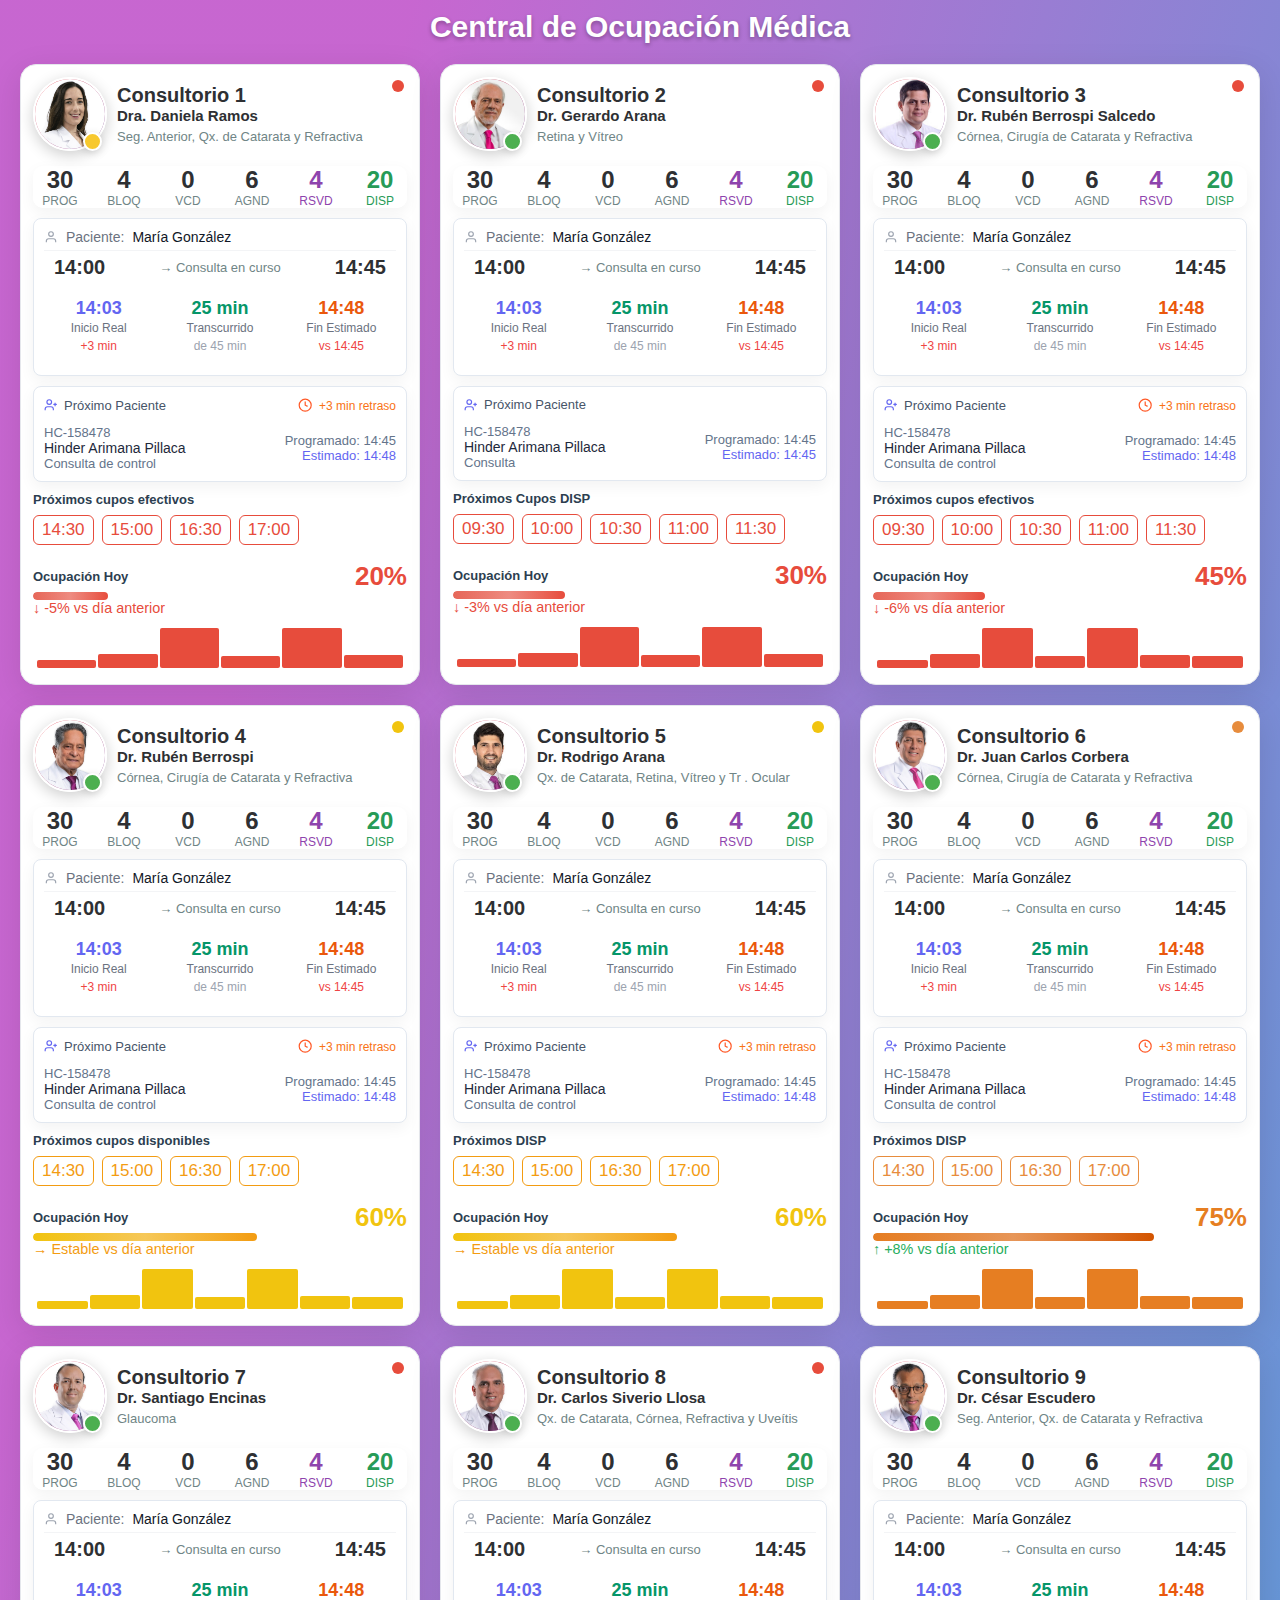
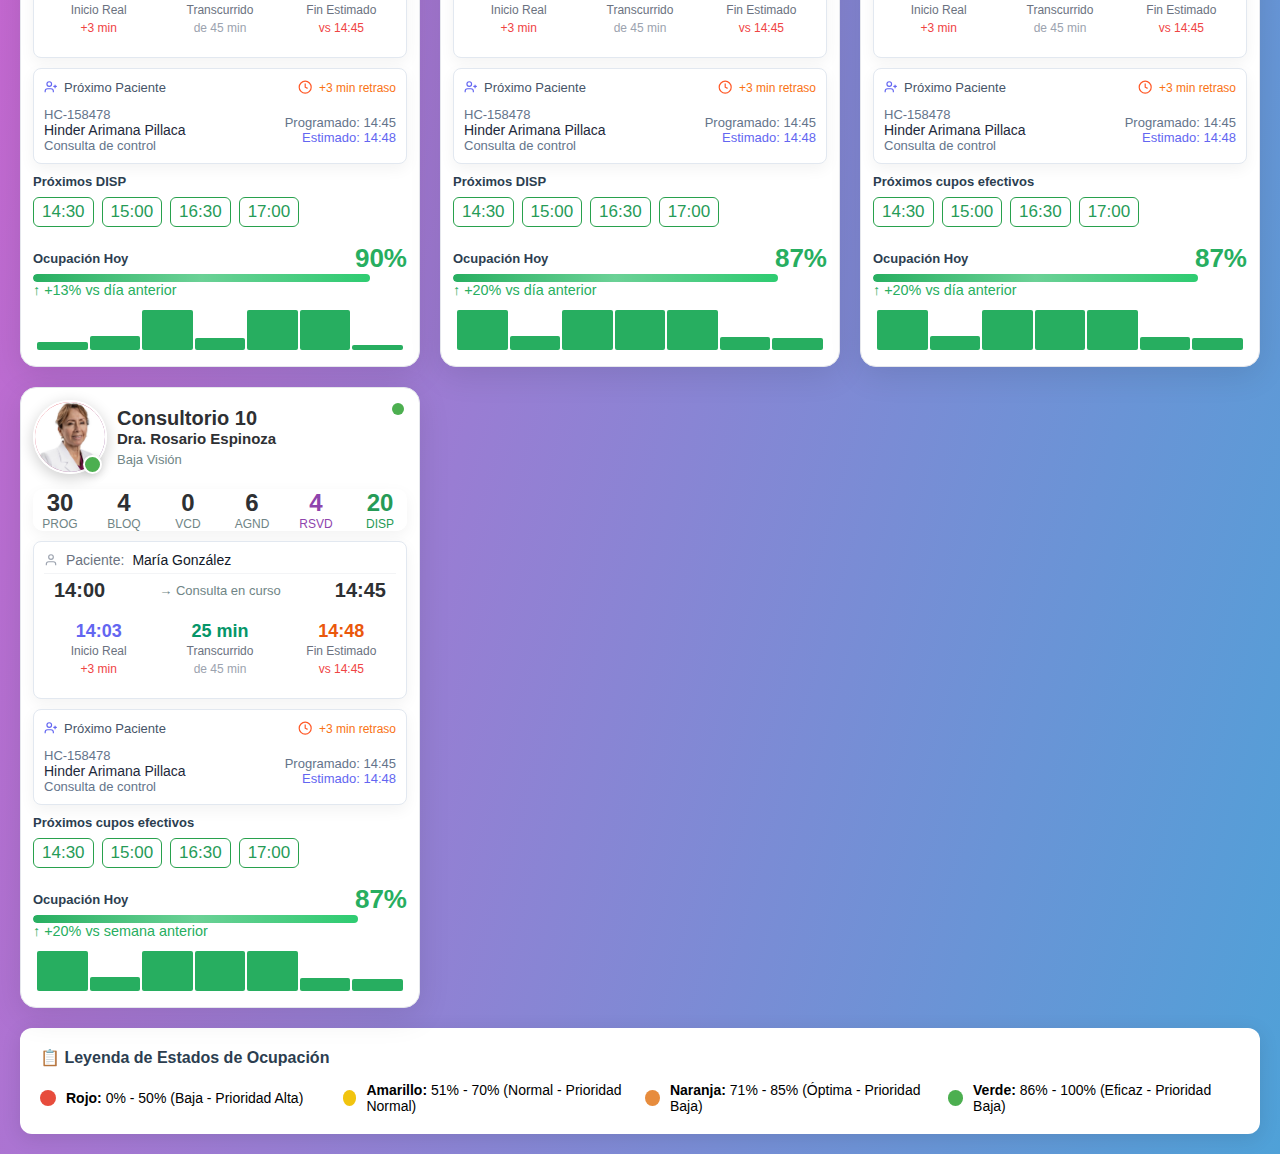
<file: index3.html>
<!DOCTYPE html>
<html lang="es">
<head>
    <meta charset="UTF-8">
    <meta name="viewport" content="width=device-width, initial-scale=1.0">
    <title>Dashboard Cards - Médicos</title>
    <link rel="stylesheet" href="style.css">
</head>
<body>
    <div class="dashboard-container">
        <h1 class="dashboard-title">Central de Ocupación Médica</h1>
        
        <div class="cards-grid">
            <div class="doctor-card">
                <div class="status-indicator status-rojo"></div>
                <!--<div class="status-badge status-verde">Libre 20 min</div>-->
                <div class="doctor-header">
                    <div class="doctor-photo-1">
                        <img class="doctor-image-1" src="Doctor/DanielaRamos.png" alt="Dra. Torres" class="doctor-photo-1">
                        <div class="status-badge-animated-Amarillo "></div>
                    </div>
                    <div class="doctor-info">
                        <h2>Consultorio 1</h2>
                        <h3>Dra. Daniela Ramos</h3>
                        <p>Seg. Anterior, Qx. de Catarata y Refractiva</p>
                    </div>
                </div> 

                <div class="hours-info">
                    <div class="hours-box">
                        <div class="hours-number">30</div>
                        <div class="hours-label">PROG</div>
                    </div>
                    <div class="hours-box">
                        <div class="hours-number">4</div>   
                        <div class="hours-label">BLOQ</div>
                    </div> 
                    <div class="hours-box">
                        <div class="hours-number">0</div>
                        <div class="hours-label">VCD</div>
                    </div>
                    <div class="hours-box">
                        <div class="hours-number">6</div>
                        <div class="hours-label">AGND</div>
                    </div>  
                    <div class="hours-box">
                        <div class="hours-number" style="color: #8e44ad;">4</div>
                        <div class="hours-label" style="color: #8e44ad;">RSVD </div>
                    </div> 
                    <div class="hours-box">
                        <div class="hours-number" style="color: #269b57;" >20</div>
                        <div class="hours-label" style="color: #269b57;" >DISP </div>
                    </div>
                </div>

            <div class="card" style="padding: 10px;">
                <!-- Información del paciente -->
                <div class="patient-section">
                    <div class="patient-info">
                        <div class="icon icon-gray">
                            <svg viewBox="0 0 24 24" fill="none" stroke="currentColor" stroke-width="2">
                                <path d="M20 21v-2a4 4 0 0 0-4-4H8a4 4 0 0 0-4 4v2"></path>
                                <circle cx="12" cy="7" r="4"></circle>
                            </svg>
                        </div>
                    <span class="patient-label">Paciente:</span>
                    <span class="patient-name">María González</span>
                    </div>
                </div>

                <div class="horario-info">
                    <div class="horario-actual">
                        <span class="hora-inicio">14:00</span>
                        <div class="status">
                            <span class="status-label">→ Consulta en curso</span>
                        </div>
                        <span class="hora-fin">14:45</span>
                    </div>                
                </div>            

                <!-- Métricas de tiempo en 3 columnas -->
                <div class="time-metrics">
                    <!-- Inicio Real -->
                    <div class="metric-card ">
                        <div class="metric-time blue">14:03</div>
                        <div class="metric-label">Inicio Real</div>
                        <div class="metric-extra red">+3 min</div>
                    </div>

                    <!-- Tiempo Transcurrido -->
                    <div class="metric-card  ">
                        <div class="metric-time green" id="elapsedTime">25 min</div>
                        <div class="metric-label">Transcurrido</div>
                        <div class="metric-extra gray">de 45 min</div>
                    </div>

                    <!-- Fin Estimado -->
                    <div class="metric-card  ">
                        <div class="metric-time orange" id="estimatedEnd">14:48</div>
                        <div class="metric-label">Fin Estimado</div>
                        <div class="metric-extra red">vs 14:45</div>
                    </div>
                </div>
            </div>

                <!--<div class="proxima-cita">
                    <div class="proxima-cita-time">Próxima: 15:00 - Sr. Martínez</div>
                </div>-->

                <div class="card next-patient-card">
                    <div class="next-header">
                        <div class="next-title">
                            <svg class="icon" viewBox="0 0 24 24" fill="none" stroke="currentColor" stroke-width="2">
                                <path d="M16 21v-2a4 4 0 0 0-4-4H6a4 4 0 0 0-4 4v2"></path>
                                <circle cx="9" cy="7" r="4"></circle>
                                <line x1="19" y1="8" x2="19" y2="14"></line>
                                <line x1="22" y1="11" x2="16" y2="11"></line>
                            </svg>
                            Próximo Paciente
                        </div>
                        <div class="next-title">
                            <svg class="icon-neutro" viewBox="0 0 25 25" fill="none" stroke="currentColor" stroke-width="2">
                                <circle cx="12" cy="12" r="10"></circle>
                                <polyline points="12 6 12 12 16 14"></polyline>
                            </svg>
                            <div class="delay-indicator">+3 min retraso</div>
                        </div>
                    </div>

                    <div class="next-info">
                        <div>
                            <div class="scheduled-time">HC-158478</div>
                            <div class="next-patient-name">Hinder Arimana Pillaca</div>
                            <div class="scheduled-time">Consulta de control</div>
                        </div>
                        <div class="next-time">
                            <div class="scheduled-time">Programado: 14:45</div>
                            <div class="estimated-time">Estimado: 14:48</div>
                        </div>
                    </div>
                </div>
                <div class="next-slots">
                    <div class="next-slots-title">Próximos cupos efectivos  </div>
                    <div class="time-slots">
                        <span class="time-slot slot-red">14:30</span>
                        <span class="time-slot slot-red">15:00</span>
                        <span class="time-slot slot-red">16:30</span>
                        <span class="time-slot slot-red">17:00</span>
                    </div>
                </div>

                <div class="progress-section">
                    <div class="progress-header">
                        <span>Ocupación Hoy</span>
                        <span class="progress-percentage" style="color: #e74c3c;">20%</span>
                    </div>
                    <div class="progress-bar">
                        <div class="progress-fill rojo" style="width: 20%;"></div>
                    </div>
                </div>

                 <div class="trend-indicator trend-down">
                    ↓ -5% vs día anterior
                </div>

                <div class="mini-chart">
                    <div class="mini-bar" style="height: 20%; background: #e74c3c;"></div>
                    <div class="mini-bar" style="height: 35%; background: #e74c3c;"></div>
                    <div class="mini-bar" style="height: 100%; background: #e74c3c;"></div>
                    <div class="mini-bar" style="height: 30%; background: #e74c3c;"></div>
                    <div class="mini-bar" style="height: 100%; background: #e74c3c;"></div>
                    <div class="mini-bar" style="height: 32%; background: #e74c3c;"></div>
                </div>

            </div>

            <div class="doctor-card">
                <div class="status-indicator status-rojo"></div>
                <div class="doctor-header">
                    <div class="doctor-photo-1">
                        <img class="doctor-image-1" src="Doctor/GerardoArana.png" alt="Dra. Torres" class="doctor-photo-1">
                        <div class="status-badge-animated-Verde status-verde"></div>
                    </div>
                    <!--<img src="https://oftalmicaperu.com/wp-content/uploads/2016/04/Staff-Arana-K-250x250.jpg" alt="Dr. García" class="doctor-photo">-->
                    <div class="doctor-info">
                        <h2>Consultorio 2</h2>
                        <h3>Dr. Gerardo Arana</h3>
                        <p>Retina y Vítreo</p>
                    </div>
                </div>
                
                <div class="hours-info">
                    <div class="hours-box">
                        <div class="hours-number">30</div>
                        <div class="hours-label">PROG</div>
                    </div>
                    <div class="hours-box">
                        <div class="hours-number">4</div>   
                        <div class="hours-label">BLOQ</div>
                    </div> 
                    <div class="hours-box">
                        <div class="hours-number">0</div>
                        <div class="hours-label">VCD</div>
                    </div>
                    <div class="hours-box">
                        <div class="hours-number">6</div>
                        <div class="hours-label">AGND</div>
                    </div>  
                    <div class="hours-box">
                        <div class="hours-number" style="color: #8e44ad;">4</div>
                        <div class="hours-label" style="color: #8e44ad;">RSVD </div>
                    </div> 
                    <div class="hours-box">
                        <div class="hours-number" style="color: #269b57;" >20</div>
                        <div class="hours-label" style="color: #269b57;" >DISP </div>
                    </div>
                </div>
                <div class="card" style="padding: 10px;">
                <!-- Información del paciente -->
                <div class="patient-section">
                    <div class="patient-info">
                        <div class="icon icon-gray">
                            <svg viewBox="0 0 24 24" fill="none" stroke="currentColor" stroke-width="2">
                                <path d="M20 21v-2a4 4 0 0 0-4-4H8a4 4 0 0 0-4 4v2"></path>
                                <circle cx="12" cy="7" r="4"></circle>
                            </svg>
                        </div>
                    <span class="patient-label">Paciente:</span>
                    <span class="patient-name">María González</span>
                    </div>
                </div>

                <div class="horario-info">
                    <div class="horario-actual">
                        <span class="hora-inicio">14:00</span>
                        <div class="status">
                            <span class="status-label">→ Consulta en curso</span>
                        </div>
                        <span class="hora-fin">14:45</span>
                    </div>                
                </div>            

                <!-- Métricas de tiempo en 3 columnas -->
                <div class="time-metrics">
                    <!-- Inicio Real -->
                    <div class="metric-card ">
                        <div class="metric-time blue">14:03</div>
                        <div class="metric-label">Inicio Real</div>
                        <div class="metric-extra red">+3 min</div>
                    </div>

                    <!-- Tiempo Transcurrido -->
                    <div class="metric-card  ">
                        <div class="metric-time green" id="elapsedTime">25 min</div>
                        <div class="metric-label">Transcurrido</div>
                        <div class="metric-extra gray">de 45 min</div>
                    </div>

                    <!-- Fin Estimado -->
                    <div class="metric-card  ">
                        <div class="metric-time orange" id="estimatedEnd">14:48</div>
                        <div class="metric-label">Fin Estimado</div>
                        <div class="metric-extra red">vs 14:45</div>
                    </div>
                </div>
            </div>
                
                
                <div class="card next-patient-card">
                    <div class="next-header">
                        <div class="next-title">
                            <svg class="icon" viewBox="0 0 24 24" fill="none" stroke="currentColor" stroke-width="2">
                                <path d="M16 21v-2a4 4 0 0 0-4-4H6a4 4 0 0 0-4 4v2"></path>
                                <circle cx="9" cy="7" r="4"></circle>
                                <line x1="19" y1="8" x2="19" y2="14"></line>
                                <line x1="22" y1="11" x2="16" y2="11"></line>
                            </svg>
                            Próximo Paciente
                        </div>
                    </div>

                    <div class="next-info">
                        <div>
                            <div class="scheduled-time">HC-158478</div>
                            <div class="next-patient-name">Hinder Arimana Pillaca</div>
                            <div class="scheduled-time">Consulta</div>
                        </div>
                        <div class="next-time">
                            <div class="scheduled-time">Programado: 14:45</div>
                            <div class="estimated-time">Estimado: 14:45</div>
                        </div>
                    </div>
                </div>
                <div class="next-slots">
                    <div class="next-slots-title">Próximos Cupos DISP </div>
                    <div class="time-slots">
                        <span class="time-slot slot-red">09:30</span>
                        <span class="time-slot slot-red">10:00</span>
                        <span class="time-slot slot-red">10:30</span>
                        <span class="time-slot slot-red">11:00</span>
                        <span class="time-slot slot-red">11:30</span>
                    </div>
                </div>

                <div class="progress-section">
                    <div class="progress-header">
                        <span>Ocupación Hoy</span>
                        <span class="progress-percentage" style="color: #e74c3c;">30%</span>
                    </div>
                    <div class="progress-bar">
                        <div class="progress-fill rojo" style="width: 30%;"></div>
                    </div>
                </div>

                <div class="trend-indicator trend-down">
                    ↓ -3% vs día anterior
                </div>

                <div class="mini-chart">
                    <div class="mini-bar" style="height: 20%; background: #e74c3c;"></div>
                    <div class="mini-bar" style="height: 35%; background: #e74c3c;"></div>
                    <div class="mini-bar" style="height: 100%; background: #e74c3c;"></div>
                    <div class="mini-bar" style="height: 30%; background: #e74c3c;"></div>
                    <div class="mini-bar" style="height: 100%; background: #e74c3c;"></div>
                    <div class="mini-bar" style="height: 32%; background: #e74c3c;"></div>
                </div>
            </div>

            <div class="doctor-card">
                <div class="status-indicator status-rojo"></div>
                <div class="doctor-header">
                    <div class="doctor-photo-1">
                        <img class="doctor-image-1" src="Doctor/RubenBerrospiSalcedo.png" alt="Dra. Torres" class="doctor-photo-1">
                        <div class="status-badge-animated-Verde status-verde"></div>
                    </div>
                    <!--<img src="https://oftalmicaperu.com/wp-content/uploads/2023/02/Staff-Berrospi-250x250.jpg" alt="Dra. López" class="doctor-photo">-->
                    <div class="doctor-info">
                        <h2>Consultorio 3</h2>
                        <h3>Dr. Rubén Berrospi Salcedo</h3>
                        <p>Córnea, Cirugía de Catarata y Refractiva</p>
                    </div>
                </div>
                
                <div class="hours-info">
                    <div class="hours-box">
                        <div class="hours-number">30</div>
                        <div class="hours-label">PROG</div>
                    </div>
                    <div class="hours-box">
                        <div class="hours-number">4</div>   
                        <div class="hours-label">BLOQ</div>
                    </div> 
                    <div class="hours-box">
                        <div class="hours-number">0</div>
                        <div class="hours-label">VCD</div>
                    </div>
                    <div class="hours-box">
                        <div class="hours-number">6</div>
                        <div class="hours-label">AGND</div>
                    </div>  
                    <div class="hours-box">
                        <div class="hours-number" style="color: #8e44ad;">4</div>
                        <div class="hours-label" style="color: #8e44ad;">RSVD </div>
                    </div> 
                    <div class="hours-box">
                        <div class="hours-number" style="color: #269b57;" >20</div>
                        <div class="hours-label" style="color: #269b57;" >DISP </div>
                    </div>
                </div>

                <div class="card" style="padding: 10px;">
                <!-- Información del paciente -->
                <div class="patient-section">
                    <div class="patient-info">
                        <div class="icon icon-gray">
                            <svg viewBox="0 0 24 24" fill="none" stroke="currentColor" stroke-width="2">
                                <path d="M20 21v-2a4 4 0 0 0-4-4H8a4 4 0 0 0-4 4v2"></path>
                                <circle cx="12" cy="7" r="4"></circle>
                            </svg>
                        </div>
                    <span class="patient-label">Paciente:</span>
                    <span class="patient-name">María González</span>
                    </div>
                </div>

                <div class="horario-info">
                    <div class="horario-actual">
                        <span class="hora-inicio">14:00</span>
                        <div class="status">
                            <span class="status-label">→ Consulta en curso</span>
                        </div>
                        <span class="hora-fin">14:45</span>
                    </div>                
                </div>            

                <!-- Métricas de tiempo en 3 columnas -->
                <div class="time-metrics">
                    <!-- Inicio Real -->
                    <div class="metric-card ">
                        <div class="metric-time blue">14:03</div>
                        <div class="metric-label">Inicio Real</div>
                        <div class="metric-extra red">+3 min</div>
                    </div>

                    <!-- Tiempo Transcurrido -->
                    <div class="metric-card  ">
                        <div class="metric-time green" id="elapsedTime">25 min</div>
                        <div class="metric-label">Transcurrido</div>
                        <div class="metric-extra gray">de 45 min</div>
                    </div>

                    <!-- Fin Estimado -->
                    <div class="metric-card  ">
                        <div class="metric-time orange" id="estimatedEnd">14:48</div>
                        <div class="metric-label">Fin Estimado</div>
                        <div class="metric-extra red">vs 14:45</div>
                    </div>
                </div>
            </div>

                

                <div class="card next-patient-card">
                    <div class="next-header">
                        <div class="next-title">
                            <svg class="icon" viewBox="0 0 24 24" fill="none" stroke="currentColor" stroke-width="2">
                                <path d="M16 21v-2a4 4 0 0 0-4-4H6a4 4 0 0 0-4 4v2"></path>
                                <circle cx="9" cy="7" r="4"></circle>
                                <line x1="19" y1="8" x2="19" y2="14"></line>
                                <line x1="22" y1="11" x2="16" y2="11"></line>
                            </svg>
                            Próximo Paciente
                        </div>
                        <div class="next-title">
                            <svg class="icon-neutro" viewBox="0 0 25 25" fill="none" stroke="currentColor" stroke-width="2">
                                <circle cx="12" cy="12" r="10"></circle>
                                <polyline points="12 6 12 12 16 14"></polyline>
                            </svg>
                            <div class="delay-indicator">+3 min retraso</div>
                        </div>
                    </div>

                    <div class="next-info">
                        <div>
                            <div class="scheduled-time">HC-158478</div>
                            <div class="next-patient-name">Hinder Arimana Pillaca</div>
                            <div class="scheduled-time">Consulta de control</div>
                        </div>
                        <div class="next-time">
                            <div class="scheduled-time">Programado: 14:45</div>
                            <div class="estimated-time">Estimado: 14:48</div>
                        </div>
                    </div>
                </div>

                <div class="next-slots">
                    <div class="next-slots-title">Próximos cupos efectivos </div>
                    <div class="time-slots">
                        <span class="time-slot slot-red">09:30</span>
                        <span class="time-slot slot-red">10:00</span>
                        <span class="time-slot slot-red">10:30</span>
                        <span class="time-slot slot-red">11:00</span>
                        <span class="time-slot slot-red">11:30</span>
                    </div>
                </div>
                <div class="progress-section">
                    <div class="progress-header">
                        <span>Ocupación Hoy</span>
                        <span class="progress-percentage" style="color: #e74c3c;">45%</span>
                    </div>
                    <div class="progress-bar">
                        <div class="progress-fill rojo" style="width: 30%;"></div>
                    </div>
                </div>

                <div class="trend-indicator trend-down">
                    ↓ -6% vs día  anterior
                </div>

                <div class="mini-chart">
                    <div class="mini-bar" style="height: 20%; background: #e74c3c;"></div>
                    <div class="mini-bar" style="height: 35%; background: #e74c3c;"></div>
                    <div class="mini-bar" style="height: 100%; background: #e74c3c;"></div>
                    <div class="mini-bar" style="height: 30%; background: #e74c3c;"></div>
                    <div class="mini-bar" style="height: 100%; background: #e74c3c;"></div>
                    <div class="mini-bar" style="height: 32%; background: #e74c3c;"></div>
                    <div class="mini-bar" style="height: 30%; background: #e74c3c;"></div>
                </div>
                
            </div>
            

            <div class="doctor-card">
                <div class="status-indicator status-amarillo"></div>
                <div class="doctor-header">
                    <div class="doctor-photo-1">
                        <img class="doctor-image-1" src="Doctor/RubenBerrospi.png" alt="Dra. Torres" class="doctor-photo-1">
                        <div class="status-badge-animated-Verde status-verde"></div>
                    </div>
                    <!--<img src="https://oftalmicaperu.com/wp-content/uploads/2016/04/Staff-Berrospi-R-250x250.jpg" alt="Dra. López" class="doctor-photo">-->
                    <div class="doctor-info">
                        <h2>Consultorio 4</h2>
                        <h3>Dr. Rubén Berrospi</h3>
                        <p>Córnea, Cirugía de Catarata y Refractiva</p>
                    </div>
                </div>
                
                <div class="hours-info">
                    <div class="hours-box">
                        <div class="hours-number">30</div>
                        <div class="hours-label">PROG</div>
                    </div>
                    <div class="hours-box">
                        <div class="hours-number">4</div>   
                        <div class="hours-label">BLOQ</div>
                    </div> 
                    <div class="hours-box">
                        <div class="hours-number">0</div>
                        <div class="hours-label">VCD</div>
                    </div>
                    <div class="hours-box">
                        <div class="hours-number">6</div>
                        <div class="hours-label">AGND</div>
                    </div>  
                    <div class="hours-box">
                        <div class="hours-number" style="color: #8e44ad;">4</div>
                        <div class="hours-label" style="color: #8e44ad;">RSVD </div>
                    </div> 
                    <div class="hours-box">
                        <div class="hours-number" style="color: #269b57;" >20</div>
                        <div class="hours-label" style="color: #269b57;" >DISP </div>
                    </div>
                </div>
                <div class="card" style="padding: 10px;">
                <!-- Información del paciente -->
                <div class="patient-section">
                    <div class="patient-info">
                        <div class="icon icon-gray">
                            <svg viewBox="0 0 24 24" fill="none" stroke="currentColor" stroke-width="2">
                                <path d="M20 21v-2a4 4 0 0 0-4-4H8a4 4 0 0 0-4 4v2"></path>
                                <circle cx="12" cy="7" r="4"></circle>
                            </svg>
                        </div>
                    <span class="patient-label">Paciente:</span>
                    <span class="patient-name">María González</span>
                    </div>
                </div>

                <div class="horario-info">
                    <div class="horario-actual">
                        <span class="hora-inicio">14:00</span>
                        <div class="status">
                            <span class="status-label">→ Consulta en curso</span>
                        </div>
                        <span class="hora-fin">14:45</span>
                    </div>                
                </div>            

                <!-- Métricas de tiempo en 3 columnas -->
                <div class="time-metrics">
                    <!-- Inicio Real -->
                    <div class="metric-card ">
                        <div class="metric-time blue">14:03</div>
                        <div class="metric-label">Inicio Real</div>
                        <div class="metric-extra red">+3 min</div>
                    </div>

                    <!-- Tiempo Transcurrido -->
                    <div class="metric-card  ">
                        <div class="metric-time green" id="elapsedTime">25 min</div>
                        <div class="metric-label">Transcurrido</div>
                        <div class="metric-extra gray">de 45 min</div>
                    </div>

                    <!-- Fin Estimado -->
                    <div class="metric-card  ">
                        <div class="metric-time orange" id="estimatedEnd">14:48</div>
                        <div class="metric-label">Fin Estimado</div>
                        <div class="metric-extra red">vs 14:45</div>
                    </div>
                </div>
            </div>

                <div class="card next-patient-card">
                    <div class="next-header">
                        <div class="next-title">
                            <svg class="icon" viewBox="0 0 24 24" fill="none" stroke="currentColor" stroke-width="2">
                                <path d="M16 21v-2a4 4 0 0 0-4-4H6a4 4 0 0 0-4 4v2"></path>
                                <circle cx="9" cy="7" r="4"></circle>
                                <line x1="19" y1="8" x2="19" y2="14"></line>
                                <line x1="22" y1="11" x2="16" y2="11"></line>
                            </svg>
                            Próximo Paciente
                        </div>
                        <div class="next-title">
                            <svg class="icon-neutro" viewBox="0 0 25 25" fill="none" stroke="currentColor" stroke-width="2">
                                <circle cx="12" cy="12" r="10"></circle>
                                <polyline points="12 6 12 12 16 14"></polyline>
                            </svg>
                            <div class="delay-indicator">+3 min retraso</div>
                        </div>
                    </div>

                    <div class="next-info">
                        <div>
                            <div class="scheduled-time">HC-158478</div>
                            <div class="next-patient-name">Hinder Arimana Pillaca</div>
                            <div class="scheduled-time">Consulta de control</div>
                        </div>
                        <div class="next-time">
                            <div class="scheduled-time">Programado: 14:45</div>
                            <div class="estimated-time">Estimado: 14:48</div>
                        </div>
                    </div>
                </div>
               
                <div class="next-slots">
                    <div class="next-slots-title">Próximos cupos disponibles </div>
                    <div class="time-slots">
                        <span class="time-slot slot-amarillo ">14:30</span>
                        <span class="time-slot slot-amarillo">15:00</span>
                        <span class="time-slot slot-amarillo">16:30</span>
                        <span class="time-slot slot-amarillo">17:00</span>
                    </div>
                </div>
                <div class="progress-section">
                    <div class="progress-header">
                        <span>Ocupación Hoy</span>
                        <span class="progress-percentage" style="color: #f1c40f;">60%</span>
                    </div>
                    <div class="progress-bar">
                        <div class="progress-fill amarillo" style="width: 60%;"></div>
                    </div>
                </div>

                <div class="trend-indicator trend-stable">
                    → Estable vs día  anterior
                </div>


                <div class="mini-chart">
                    <div class="mini-bar" style="height: 20%; background: #f1c40f;"></div>
                    <div class="mini-bar" style="height: 35%; background: #f1c40f;"></div>
                    <div class="mini-bar" style="height: 100%; background: #f1c40f;"></div>
                    <div class="mini-bar" style="height: 30%; background: #f1c40f;"></div>
                    <div class="mini-bar" style="height: 100%; background: #f1c40f;"></div>
                    <div class="mini-bar" style="height: 32%; background: #f1c40f;"></div>
                    <div class="mini-bar" style="height: 30%; background: #f1c40f;"></div>
                </div>
            </div>

            <!-- Card 2: Amarillo - Ocupación moderada -->
            <div class="doctor-card">
                <div class="status-indicator status-amarillo"></div>
                <div class="doctor-header">
                    <div class="doctor-photo-1">
                        <img class="doctor-image-1" src="Doctor/RodrigoArana.png" alt="Dra. Torres" class="doctor-photo-1">
                        <div class="status-badge-animated-Verde status-verde"></div>
                    </div>
                    <!--<img src="https://oftalmicaperu.com/wp-content/uploads/2021/02/Staff-Arana-Shaw-250x2502.jpg" alt="Dra. López" class="doctor-photo">-->
                    <div class="doctor-info">
                        <h2>Consultorio 5</h2>
                        <h3>Dr. Rodrigo Arana </h3>
                        <p>Qx. de Catarata, Retina, Vítreo y Tr . Ocular</p>
                    </div>
                </div>
                
                <div class="hours-info">
                    <div class="hours-box">
                        <div class="hours-number">30</div>
                        <div class="hours-label">PROG</div>
                    </div>
                    <div class="hours-box">
                        <div class="hours-number">4</div>   
                        <div class="hours-label">BLOQ</div>
                    </div> 
                    <div class="hours-box">
                        <div class="hours-number">0</div>
                        <div class="hours-label">VCD</div>
                    </div>
                    <div class="hours-box">
                        <div class="hours-number">6</div>
                        <div class="hours-label">AGND</div>
                    </div>  
                    <div class="hours-box">
                        <div class="hours-number" style="color: #8e44ad;">4</div>
                        <div class="hours-label" style="color: #8e44ad;">RSVD </div>
                    </div> 
                    <div class="hours-box">
                        <div class="hours-number" style="color: #269b57;" >20</div>
                        <div class="hours-label" style="color: #269b57;" >DISP </div>
                    </div>
                </div>
                <div class="card" style="padding: 10px;">
                <!-- Información del paciente -->
                <div class="patient-section">
                    <div class="patient-info">
                        <div class="icon icon-gray">
                            <svg viewBox="0 0 24 24" fill="none" stroke="currentColor" stroke-width="2">
                                <path d="M20 21v-2a4 4 0 0 0-4-4H8a4 4 0 0 0-4 4v2"></path>
                                <circle cx="12" cy="7" r="4"></circle>
                            </svg>
                        </div>
                    <span class="patient-label">Paciente:</span>
                    <span class="patient-name">María González</span>
                    </div>
                </div>

                <div class="horario-info">
                    <div class="horario-actual">
                        <span class="hora-inicio">14:00</span>
                        <div class="status">
                            <span class="status-label">→ Consulta en curso</span>
                        </div>
                        <span class="hora-fin">14:45</span>
                    </div>                
                </div>            

                <!-- Métricas de tiempo en 3 columnas -->
                <div class="time-metrics">
                    <!-- Inicio Real -->
                    <div class="metric-card ">
                        <div class="metric-time blue">14:03</div>
                        <div class="metric-label">Inicio Real</div>
                        <div class="metric-extra red">+3 min</div>
                    </div>

                    <!-- Tiempo Transcurrido -->
                    <div class="metric-card  ">
                        <div class="metric-time green" id="elapsedTime">25 min</div>
                        <div class="metric-label">Transcurrido</div>
                        <div class="metric-extra gray">de 45 min</div>
                    </div>

                    <!-- Fin Estimado -->
                    <div class="metric-card  ">
                        <div class="metric-time orange" id="estimatedEnd">14:48</div>
                        <div class="metric-label">Fin Estimado</div>
                        <div class="metric-extra red">vs 14:45</div>
                    </div>
                </div>
            </div>
                <div class="card next-patient-card">
                    <div class="next-header">
                        <div class="next-title">
                            <svg class="icon" viewBox="0 0 24 24" fill="none" stroke="currentColor" stroke-width="2">
                                <path d="M16 21v-2a4 4 0 0 0-4-4H6a4 4 0 0 0-4 4v2"></path>
                                <circle cx="9" cy="7" r="4"></circle>
                                <line x1="19" y1="8" x2="19" y2="14"></line>
                                <line x1="22" y1="11" x2="16" y2="11"></line>
                            </svg>
                            Próximo Paciente
                        </div>
                        <div class="next-title">
                            <svg class="icon-neutro" viewBox="0 0 25 25" fill="none" stroke="currentColor" stroke-width="2">
                                <circle cx="12" cy="12" r="10"></circle>
                                <polyline points="12 6 12 12 16 14"></polyline>
                            </svg>
                            <div class="delay-indicator">+3 min retraso</div>
                        </div>
                    </div>

                    <div class="next-info">
                        <div>
                            <div class="scheduled-time">HC-158478</div>
                            <div class="next-patient-name">Hinder Arimana Pillaca</div>
                            <div class="scheduled-time">Consulta de control</div>
                        </div>
                        <div class="next-time">
                            <div class="scheduled-time">Programado: 14:45</div>
                            <div class="estimated-time">Estimado: 14:48</div>
                        </div>
                    </div>
                </div>

                <div class="next-slots">
                    <div class="next-slots-title">Próximos DISP </div>
                    <div class="time-slots">
                        <span class="time-slot slot-amarillo">14:30</span>
                        <span class="time-slot slot-amarillo">15:00</span>
                        <span class="time-slot slot-amarillo">16:30</span>
                        <span class="time-slot slot-amarillo">17:00</span>
                    </div>
                </div>

                <div class="progress-section">
                    <div class="progress-header">
                        <span>Ocupación Hoy</span>
                        <span class="progress-percentage" style="color: #f1c40f;">60%</span>
                    </div>
                    <div class="progress-bar">
                        <div class="progress-fill amarillo" style="width: 60%;"></div>
                    </div>
                </div>

                <div class="trend-indicator trend-stable">
                    → Estable vs día  anterior
                </div>
                
                <div class="mini-chart">
                    <div class="mini-bar" style="height: 20%; background: #f1c40f;"></div>
                    <div class="mini-bar" style="height: 35%; background: #f1c40f;"></div>
                    <div class="mini-bar" style="height: 100%; background: #f1c40f;"></div>
                    <div class="mini-bar" style="height: 30%; background: #f1c40f;"></div>
                    <div class="mini-bar" style="height: 100%; background: #f1c40f;"></div>
                    <div class="mini-bar" style="height: 32%; background: #f1c40f;"></div>
                    <div class="mini-bar" style="height: 30%; background: #f1c40f;"></div>
                </div>
                
            </div>

            <!-- Card 3: Naranja - Alta ocupación -->
            <div class="doctor-card">
                <div class="status-indicator status-naranja"></div>
                <div class="doctor-header">
                    <div class="doctor-photo-1">
                        <img class="doctor-image-1" src="Doctor/JuanCarlosCorbera.png" alt="Dra. Torres" class="doctor-photo-1">
                        <div class="status-badge-animated-Verde status-verde"></div>
                    </div>
                    <!--<img src="https://oftalmicaperu.com/wp-content/uploads/2016/04/Staff-JC-Corbera-250x250.jpg" alt="Dr. Silva" class="doctor-photo">-->
                    <div class="doctor-info">
                        <h2>Consultorio 6</h2>
                        <h3>Dr. Juan Carlos Corbera</h3>
                        <p>Córnea, Cirugía de Catarata y Refractiva</p>
                    </div>
                </div>
                
                <div class="hours-info">
                    <div class="hours-box">
                        <div class="hours-number">30</div>
                        <div class="hours-label">PROG</div>
                    </div>
                    <div class="hours-box">
                        <div class="hours-number">4</div>   
                        <div class="hours-label">BLOQ</div>
                    </div> 
                    <div class="hours-box">
                        <div class="hours-number">0</div>
                        <div class="hours-label">VCD</div>
                    </div>
                    <div class="hours-box">
                        <div class="hours-number">6</div>
                        <div class="hours-label">AGND</div>
                    </div>  
                    <div class="hours-box">
                        <div class="hours-number" style="color: #8e44ad;">4</div>
                        <div class="hours-label" style="color: #8e44ad;">RSVD </div>
                    </div> 
                    <div class="hours-box">
                        <div class="hours-number" style="color: #269b57;" >20</div>
                        <div class="hours-label" style="color: #269b57;" >DISP </div>
                    </div>
                </div>
                <div class="card" style="padding: 10px;">
                <!-- Información del paciente -->
                <div class="patient-section">
                    <div class="patient-info">
                        <div class="icon icon-gray">
                            <svg viewBox="0 0 24 24" fill="none" stroke="currentColor" stroke-width="2">
                                <path d="M20 21v-2a4 4 0 0 0-4-4H8a4 4 0 0 0-4 4v2"></path>
                                <circle cx="12" cy="7" r="4"></circle>
                            </svg>
                        </div>
                    <span class="patient-label">Paciente:</span>
                    <span class="patient-name">María González</span>
                    </div>
                </div>

                <div class="horario-info">
                    <div class="horario-actual">
                        <span class="hora-inicio">14:00</span>
                        <div class="status">
                            <span class="status-label">→ Consulta en curso</span>
                        </div>
                        <span class="hora-fin">14:45</span>
                    </div>                
                </div>            

                <!-- Métricas de tiempo en 3 columnas -->
                <div class="time-metrics">
                    <!-- Inicio Real -->
                    <div class="metric-card ">
                        <div class="metric-time blue">14:03</div>
                        <div class="metric-label">Inicio Real</div>
                        <div class="metric-extra red">+3 min</div>
                    </div>

                    <!-- Tiempo Transcurrido -->
                    <div class="metric-card  ">
                        <div class="metric-time green" id="elapsedTime">25 min</div>
                        <div class="metric-label">Transcurrido</div>
                        <div class="metric-extra gray">de 45 min</div>
                    </div>

                    <!-- Fin Estimado -->
                    <div class="metric-card  ">
                        <div class="metric-time orange" id="estimatedEnd">14:48</div>
                        <div class="metric-label">Fin Estimado</div>
                        <div class="metric-extra red">vs 14:45</div>
                    </div>
                </div>
            </div>
                <div class="card next-patient-card">
                    <div class="next-header">
                        <div class="next-title">
                            <svg class="icon" viewBox="0 0 24 24" fill="none" stroke="currentColor" stroke-width="2">
                                <path d="M16 21v-2a4 4 0 0 0-4-4H6a4 4 0 0 0-4 4v2"></path>
                                <circle cx="9" cy="7" r="4"></circle>
                                <line x1="19" y1="8" x2="19" y2="14"></line>
                                <line x1="22" y1="11" x2="16" y2="11"></line>
                            </svg>
                            Próximo Paciente
                        </div>
                        <div class="next-title">
                            <svg class="icon-neutro" viewBox="0 0 25 25" fill="none" stroke="currentColor" stroke-width="2">
                                <circle cx="12" cy="12" r="10"></circle>
                                <polyline points="12 6 12 12 16 14"></polyline>
                            </svg>
                            <div class="delay-indicator">+3 min retraso</div>
                        </div>
                    </div>

                    <div class="next-info">
                        <div>
                            <div class="scheduled-time">HC-158478</div>
                            <div class="next-patient-name">Hinder Arimana Pillaca</div>
                            <div class="scheduled-time">Consulta de control</div>
                        </div>
                        <div class="next-time">
                            <div class="scheduled-time">Programado: 14:45</div>
                            <div class="estimated-time">Estimado: 14:48</div>
                        </div>
                    </div>
                </div>
                <div class="next-slots">
                    <div class="next-slots-title">Próximos DISP </div>
                    <div class="time-slots">
                        <span class="time-slot slot-naranja">14:30</span>
                        <span class="time-slot slot-naranja">15:00</span>
                        <span class="time-slot slot-naranja">16:30</span>
                        <span class="time-slot slot-naranja">17:00</span>
                    </div>
                </div>  
                <div class="progress-section">
                    <div class="progress-header">
                        <span>Ocupación Hoy</span>
                        <span class="progress-percentage" style="color: #e67e22;">75%</span>
                    </div>
                    <div class="progress-bar">
                        <div class="progress-fill naranja" style="width: 75%;"></div>
                    </div>
                </div>
                
                <div class="trend-indicator trend-up">
                    ↑ +8% vs día  anterior
                </div>


                <div class="mini-chart">
                    <div class="mini-bar" style="height: 20%; background: #e67e22;"></div>
                    <div class="mini-bar" style="height: 35%; background: #e67e22;"></div>
                    <div class="mini-bar" style="height: 100%; background: #e67e22;"></div>
                    <div class="mini-bar" style="height: 30%; background: #e67e22;"></div>
                    <div class="mini-bar" style="height: 100%; background: #e67e22;"></div>
                    <div class="mini-bar" style="height: 32%; background: #e67e22;"></div>
                    <div class="mini-bar" style="height: 30%; background: #e67e22;"></div>
                </div>

            </div>

            <!-- Card 4: Rojo - Ocupación crítica -->
            <div class="doctor-card">
                <div class="status-indicator status-rojo"></div>
                <div class="doctor-header">
                    <div class="doctor-photo-1">
                        <img class="doctor-image-1" src="Doctor/SantiagoEncinas.png" alt="Dra. Torres" class="doctor-photo-1">
                        <div class="status-badge-animated-Verde status-verde"></div>
                    </div>
                    <!--<img src="https://oftalmicaperu.com/wp-content/uploads/2016/04/Staff-E-250x250.jpg" alt="Dra. Torres" class="doctor-photo">-->
                    <div class="doctor-info">
                        <h2>Consultorio 7</h2>
                        <h3>Dr. Santiago Encinas</h3>
                        <p>Glaucoma</p>
                    </div>
                </div>
                
                <div class="hours-info">
                    <div class="hours-box">
                        <div class="hours-number">30</div>
                        <div class="hours-label">PROG</div>
                    </div>
                    <div class="hours-box">
                        <div class="hours-number">4</div>   
                        <div class="hours-label">BLOQ</div>
                    </div> 
                    <div class="hours-box">
                        <div class="hours-number">0</div>
                        <div class="hours-label">VCD</div>
                    </div>
                    <div class="hours-box">
                        <div class="hours-number">6</div>
                        <div class="hours-label">AGND</div>
                    </div>  
                    <div class="hours-box">
                        <div class="hours-number" style="color: #8e44ad;">4</div>
                        <div class="hours-label" style="color: #8e44ad;">RSVD </div>
                    </div> 
                    <div class="hours-box">
                        <div class="hours-number" style="color: #269b57;" >20</div>
                        <div class="hours-label" style="color: #269b57;" >DISP </div>
                    </div>
                </div>
                <div class="card" style="padding: 10px;">
                <!-- Información del paciente -->
                <div class="patient-section">
                    <div class="patient-info">
                        <div class="icon icon-gray">
                            <svg viewBox="0 0 24 24" fill="none" stroke="currentColor" stroke-width="2">
                                <path d="M20 21v-2a4 4 0 0 0-4-4H8a4 4 0 0 0-4 4v2"></path>
                                <circle cx="12" cy="7" r="4"></circle>
                            </svg>
                        </div>
                    <span class="patient-label">Paciente:</span>
                    <span class="patient-name">María González</span>
                    </div>
                </div>

                <div class="horario-info">
                    <div class="horario-actual">
                        <span class="hora-inicio">14:00</span>
                        <div class="status">
                            <span class="status-label">→ Consulta en curso</span>
                        </div>
                        <span class="hora-fin">14:45</span>
                    </div>                
                </div>            

                <!-- Métricas de tiempo en 3 columnas -->
                <div class="time-metrics">
                    <!-- Inicio Real -->
                    <div class="metric-card ">
                        <div class="metric-time blue">14:03</div>
                        <div class="metric-label">Inicio Real</div>
                        <div class="metric-extra red">+3 min</div>
                    </div>

                    <!-- Tiempo Transcurrido -->
                    <div class="metric-card  ">
                        <div class="metric-time green" id="elapsedTime">25 min</div>
                        <div class="metric-label">Transcurrido</div>
                        <div class="metric-extra gray">de 45 min</div>
                    </div>

                    <!-- Fin Estimado -->
                    <div class="metric-card  ">
                        <div class="metric-time orange" id="estimatedEnd">14:48</div>
                        <div class="metric-label">Fin Estimado</div>
                        <div class="metric-extra red">vs 14:45</div>
                    </div>
                </div>
            </div>

                <div class="card next-patient-card">
                    <div class="next-header">
                        <div class="next-title">
                            <svg class="icon" viewBox="0 0 24 24" fill="none" stroke="currentColor" stroke-width="2">
                                <path d="M16 21v-2a4 4 0 0 0-4-4H6a4 4 0 0 0-4 4v2"></path>
                                <circle cx="9" cy="7" r="4"></circle>
                                <line x1="19" y1="8" x2="19" y2="14"></line>
                                <line x1="22" y1="11" x2="16" y2="11"></line>
                            </svg>
                            Próximo Paciente
                        </div>
                        <div class="next-title">
                            <svg class="icon-neutro" viewBox="0 0 25 25" fill="none" stroke="currentColor" stroke-width="2">
                                <circle cx="12" cy="12" r="10"></circle>
                                <polyline points="12 6 12 12 16 14"></polyline>
                            </svg>
                            <div class="delay-indicator">+3 min retraso</div>
                        </div>
                    </div>

                    <div class="next-info">
                        <div>
                            <div class="scheduled-time">HC-158478</div>
                            <div class="next-patient-name">Hinder Arimana Pillaca</div>
                            <div class="scheduled-time">Consulta de control</div>
                        </div>
                        <div class="next-time">
                            <div class="scheduled-time">Programado: 14:45</div>
                            <div class="estimated-time">Estimado: 14:48</div>
                        </div>
                    </div>
                </div>
                <div class="next-slots">
                    <div class="next-slots-title">Próximos DISP </div>
                    <div class="time-slots">
                        <span class="time-slot">14:30</span>
                        <span class="time-slot">15:00</span>
                        <span class="time-slot">16:30</span>
                        <span class="time-slot">17:00</span>
                    </div>
                </div>
                
                <div class="progress-section">
                    <div class="progress-header">
                        <span>Ocupación Hoy</span>
                        <span class="progress-percentage" style="color: #27ae60;">90%</span>
                    </div>
                    <div class="progress-bar">
                        <div class="progress-fill verde" style="width: 90%;"></div>
                    </div>
                </div>

                <div class="trend-indicator trend-up">
                    ↑ +13% vs día  anterior
                </div>

                <div class="mini-chart">
                    <div class="mini-bar" style="height: 20%; background: #27ae60;"></div>
                    <div class="mini-bar" style="height: 35%; background: #27ae60;"></div>
                    <div class="mini-bar" style="height: 100%; background: #27ae60;"></div>
                    <div class="mini-bar" style="height: 30%; background: #27ae60;"></div>
                    <div class="mini-bar" style="height: 100%; background: #27ae60;"></div>
                    <div class="mini-bar" style="height: 100%; background: #27ae60;"></div>
                    <div class="mini-bar" style="height: 0%; background: #27ae60;"></div>
                </div>
                
            </div>
            
            <!-- Card 4: Rojo - Ocupación crítica -->
            <div class="doctor-card">
                <div class="status-indicator status-rojo"></div>
                <div class="doctor-header">
                    <div class="doctor-photo-1">
                        <img class="doctor-image-1" src="Doctor/CarlosSiverioLlosa.png" alt="Dra. Torres" class="doctor-photo-1">
                        <div class="status-badge-animated-Verde status-verde"></div>
                    </div>
                    <!--<img src="https://oftalmicaperu.com/wp-content/uploads/2016/04/Staff-Siverio-Ll-250x250.jpg" alt="Dra. Torres" class="doctor-photo">-->
                    <div class="doctor-info">
                        <h2>Consultorio 8</h2>
                        <h3>Dr. Carlos Siverio Llosa</h3>
                        <p>Qx. de Catarata, Córnea, Refractiva y Uveítis</p>
                    </div>
                </div>
                
                <div class="hours-info">
                    <div class="hours-box">
                        <div class="hours-number">30</div>
                        <div class="hours-label">PROG</div>
                    </div>
                    <div class="hours-box">
                        <div class="hours-number">4</div>   
                        <div class="hours-label">BLOQ</div>
                    </div> 
                    <div class="hours-box">
                        <div class="hours-number">0</div>
                        <div class="hours-label">VCD</div>
                    </div>
                    <div class="hours-box">
                        <div class="hours-number">6</div>
                        <div class="hours-label">AGND</div>
                    </div>  
                    <div class="hours-box">
                        <div class="hours-number" style="color: #8e44ad;">4</div>
                        <div class="hours-label" style="color: #8e44ad;">RSVD </div>
                    </div> 
                    <div class="hours-box">
                        <div class="hours-number" style="color: #269b57;" >20</div>
                        <div class="hours-label" style="color: #269b57;" >DISP </div>
                    </div>
                </div>
                <div class="card" style="padding: 10px;">
                <!-- Información del paciente -->
                <div class="patient-section">
                    <div class="patient-info">
                        <div class="icon icon-gray">
                            <svg viewBox="0 0 24 24" fill="none" stroke="currentColor" stroke-width="2">
                                <path d="M20 21v-2a4 4 0 0 0-4-4H8a4 4 0 0 0-4 4v2"></path>
                                <circle cx="12" cy="7" r="4"></circle>
                            </svg>
                        </div>
                    <span class="patient-label">Paciente:</span>
                    <span class="patient-name">María González</span>
                    </div>
                </div>

                <div class="horario-info">
                    <div class="horario-actual">
                        <span class="hora-inicio">14:00</span>
                        <div class="status">
                            <span class="status-label">→ Consulta en curso</span>
                        </div>
                        <span class="hora-fin">14:45</span>
                    </div>                
                </div>            

                <!-- Métricas de tiempo en 3 columnas -->
                <div class="time-metrics">
                    <!-- Inicio Real -->
                    <div class="metric-card ">
                        <div class="metric-time blue">14:03</div>
                        <div class="metric-label">Inicio Real</div>
                        <div class="metric-extra red">+3 min</div>
                    </div>

                    <!-- Tiempo Transcurrido -->
                    <div class="metric-card  ">
                        <div class="metric-time green" id="elapsedTime">25 min</div>
                        <div class="metric-label">Transcurrido</div>
                        <div class="metric-extra gray">de 45 min</div>
                    </div>

                    <!-- Fin Estimado -->
                    <div class="metric-card  ">
                        <div class="metric-time orange" id="estimatedEnd">14:48</div>
                        <div class="metric-label">Fin Estimado</div>
                        <div class="metric-extra red">vs 14:45</div>
                    </div>
                </div>
            </div>
                <div class="card next-patient-card">
                    <div class="next-header">
                        <div class="next-title">
                            <svg class="icon" viewBox="0 0 24 24" fill="none" stroke="currentColor" stroke-width="2">
                                <path d="M16 21v-2a4 4 0 0 0-4-4H6a4 4 0 0 0-4 4v2"></path>
                                <circle cx="9" cy="7" r="4"></circle>
                                <line x1="19" y1="8" x2="19" y2="14"></line>
                                <line x1="22" y1="11" x2="16" y2="11"></line>
                            </svg>
                            Próximo Paciente
                        </div>
                        <div class="next-title">
                            <svg class="icon-neutro" viewBox="0 0 25 25" fill="none" stroke="currentColor" stroke-width="2">
                                <circle cx="12" cy="12" r="10"></circle>
                                <polyline points="12 6 12 12 16 14"></polyline>
                            </svg>
                            <div class="delay-indicator">+3 min retraso</div>
                        </div>
                    </div>

                    <div class="next-info">
                        <div>
                            <div class="scheduled-time">HC-158478</div>
                            <div class="next-patient-name">Hinder Arimana Pillaca</div>
                            <div class="scheduled-time">Consulta de control</div>
                        </div>
                        <div class="next-time">
                            <div class="scheduled-time">Programado: 14:45</div>
                            <div class="estimated-time">Estimado: 14:48</div>
                        </div>
                    </div>
                </div>
                <div class="next-slots">
                    <div class="next-slots-title">Próximos DISP </div>
                    <div class="time-slots">
                        <span class="time-slot">14:30</span>
                        <span class="time-slot">15:00</span>
                        <span class="time-slot">16:30</span>
                        <span class="time-slot">17:00</span>
                    </div>
                </div>

                <div class="progress-section">
                    <div class="progress-header">
                        <span>Ocupación Hoy</span>
                        <span class="progress-percentage" style="color: #27ae60;">87%</span>
                    </div>
                    <div class="progress-bar">
                        <div class="progress-fill verde" style="width: 87%;"></div>
                    </div>
                </div>

                <div class="trend-indicator trend-up">
                    ↑ +20% vs día  anterior
                </div>

                <div class="mini-chart">
                    <div class="mini-bar" style="height: 100%; background: #27ae60;"></div>
                    <div class="mini-bar" style="height: 35%; background: #27ae60;"></div>
                    <div class="mini-bar" style="height: 100%; background: #27ae60;"></div>
                    <div class="mini-bar" style="height: 100%; background: #27ae60;"></div>
                    <div class="mini-bar" style="height: 100%; background: #27ae60;"></div>
                    <div class="mini-bar" style="height: 32%; background: #27ae60;"></div>
                    <div class="mini-bar" style="height: 30%; background: #27ae60;"></div>
                </div>
                
            </div>

            <div class="doctor-card">
                <!--<div class="status-indicator status-verde"></div>-->
                <div class="doctor-header">
                    <div class="doctor-photo-1">
                        <img class="doctor-image-1" src="Doctor/CesarEscudero.png" alt="Dra. Torres" class="doctor-photo-1">
                        <div class="status-badge-animated-Verde status-verde"></div>
                    </div>
                    <!--<img src="https://oftalmicaperu.com/wp-content/uploads/2016/04/Staff-C-Escudero-250x250.jpg" alt="Dra. Torres" class="doctor-photo">-->
                    <div class="doctor-info">
                        <h2>Consultorio 9</h2>
                        <h3>Dr. César Escudero</h3>
                        <p>Seg. Anterior, Qx. de Catarata y Refractiva</p>
                    </div>
                </div>
                
                <div class="hours-info">
                    <div class="hours-box">
                        <div class="hours-number">30</div>
                        <div class="hours-label">PROG</div>
                    </div>
                    <div class="hours-box">
                        <div class="hours-number">4</div>   
                        <div class="hours-label">BLOQ</div>
                    </div> 
                    <div class="hours-box">
                        <div class="hours-number">0</div>
                        <div class="hours-label">VCD</div>
                    </div>
                    <div class="hours-box">
                        <div class="hours-number">6</div>
                        <div class="hours-label">AGND</div>
                    </div>  
                    <div class="hours-box">
                        <div class="hours-number" style="color: #8e44ad;">4</div>
                        <div class="hours-label" style="color: #8e44ad;">RSVD </div>
                    </div> 
                    <div class="hours-box">
                        <div class="hours-number" style="color: #269b57;" >20</div>
                        <div class="hours-label" style="color: #269b57;" >DISP </div>
                    </div>
                </div>
                <div class="card" style="padding: 10px;">
                <!-- Información del paciente -->
                <div class="patient-section">
                    <div class="patient-info">
                        <div class="icon icon-gray">
                            <svg viewBox="0 0 24 24" fill="none" stroke="currentColor" stroke-width="2">
                                <path d="M20 21v-2a4 4 0 0 0-4-4H8a4 4 0 0 0-4 4v2"></path>
                                <circle cx="12" cy="7" r="4"></circle>
                            </svg>
                        </div>
                    <span class="patient-label">Paciente:</span>
                    <span class="patient-name">María González</span>
                    </div>
                </div>

                <div class="horario-info">
                    <div class="horario-actual">
                        <span class="hora-inicio">14:00</span>
                        <div class="status">
                            <span class="status-label">→ Consulta en curso</span>
                        </div>
                        <span class="hora-fin">14:45</span>
                    </div>                
                </div>            

                <!-- Métricas de tiempo en 3 columnas -->
                <div class="time-metrics">
                    <!-- Inicio Real -->
                    <div class="metric-card ">
                        <div class="metric-time blue">14:03</div>
                        <div class="metric-label">Inicio Real</div>
                        <div class="metric-extra red">+3 min</div>
                    </div>

                    <!-- Tiempo Transcurrido -->
                    <div class="metric-card  ">
                        <div class="metric-time green" id="elapsedTime">25 min</div>
                        <div class="metric-label">Transcurrido</div>
                        <div class="metric-extra gray">de 45 min</div>
                    </div>

                    <!-- Fin Estimado -->
                    <div class="metric-card  ">
                        <div class="metric-time orange" id="estimatedEnd">14:48</div>
                        <div class="metric-label">Fin Estimado</div>
                        <div class="metric-extra red">vs 14:45</div>
                    </div>
                </div>
            </div>
                <div class="card next-patient-card">
                    <div class="next-header">
                        <div class="next-title">
                            <svg class="icon" viewBox="0 0 24 24" fill="none" stroke="currentColor" stroke-width="2">
                                <path d="M16 21v-2a4 4 0 0 0-4-4H6a4 4 0 0 0-4 4v2"></path>
                                <circle cx="9" cy="7" r="4"></circle>
                                <line x1="19" y1="8" x2="19" y2="14"></line>
                                <line x1="22" y1="11" x2="16" y2="11"></line>
                            </svg>
                            Próximo Paciente
                        </div>
                        <div class="next-title">
                            <svg class="icon-neutro" viewBox="0 0 25 25" fill="none" stroke="currentColor" stroke-width="2">
                                <circle cx="12" cy="12" r="10"></circle>
                                <polyline points="12 6 12 12 16 14"></polyline>
                            </svg>
                            <div class="delay-indicator">+3 min retraso</div>
                        </div>
                    </div>

                    <div class="next-info">
                        <div>
                            <div class="scheduled-time">HC-158478</div>
                            <div class="next-patient-name">Hinder Arimana Pillaca</div>
                            <div class="scheduled-time">Consulta de control</div>
                        </div>
                        <div class="next-time">
                            <div class="scheduled-time">Programado: 14:45</div>
                            <div class="estimated-time">Estimado: 14:48</div>
                        </div>
                    </div>
                </div>
                <div class="next-slots">
                    <div class="next-slots-title">Próximos cupos efectivos </div>
                    <div class="time-slots">
                        <span class="time-slot">14:30</span>
                        <span class="time-slot">15:00</span>
                        <span class="time-slot">16:30</span>
                        <span class="time-slot">17:00</span>
                    </div>
                </div>  
                <div class="progress-section">
                    <div class="progress-header">
                        <span>Ocupación Hoy</span>
                        <span class="progress-percentage" style="color: #27ae60;">87%</span>
                    </div>
                    <div class="progress-bar">
                        <div class="progress-fill verde" style="width: 87%;"></div>
                    </div>
                </div>

                <div class="trend-indicator trend-up">
                    ↑ +20% vs día anterior
                </div>

                <div class="mini-chart">
                    <div class="mini-bar" style="height: 100%; background: #27ae60;"></div>
                    <div class="mini-bar" style="height: 35%; background: #27ae60;"></div>
                    <div class="mini-bar" style="height: 100%; background: #27ae60;"></div>
                    <div class="mini-bar" style="height: 100%; background: #27ae60;"></div>
                    <div class="mini-bar" style="height: 100%; background: #27ae60;"></div>
                    <div class="mini-bar" style="height: 32%; background: #27ae60;"></div>
                    <div class="mini-bar" style="height: 30%; background: #27ae60;"></div>
                </div>
                
            </div>

            <div class="doctor-card">
                <div class="status-indicator status-verde"></div>
                <div class="doctor-header">
                    <div class="doctor-photo-1">
                        <img class="doctor-image-1" src="Doctor/RosarioEspinoza.png" alt="Dra. Torres" class="doctor-photo-1">
                        <div class="status-badge-animated-Verde status-verde"></div>
                    </div>
                    <!--<img src="https://oftalmicaperu.com/wp-content/uploads/2016/04/Staff-Doctor-Espinoza-250x250.jpg" alt="Dra. Rosario Espinoza" class="doctor-photo">-->
                    <div class="doctor-info">
                        <h2>Consultorio 10</h2>
                        <h3>Dra. Rosario Espinoza</h3>
                        <p>Baja Visión</p>
                    </div>
                </div>
                
                <div class="hours-info">
                    <div class="hours-box">
                        <div class="hours-number">30</div>
                        <div class="hours-label">PROG</div>
                    </div>
                    <div class="hours-box">
                        <div class="hours-number">4</div>   
                        <div class="hours-label">BLOQ</div>
                    </div> 
                    <div class="hours-box">
                        <div class="hours-number">0</div>
                        <div class="hours-label">VCD</div>
                    </div>
                    <div class="hours-box">
                        <div class="hours-number">6</div>
                        <div class="hours-label">AGND</div>
                    </div>  
                    <div class="hours-box">
                        <div class="hours-number" style="color: #8e44ad;">4</div>
                        <div class="hours-label" style="color: #8e44ad;">RSVD </div>
                    </div> 
                    <div class="hours-box">
                        <div class="hours-number" style="color: #269b57;" >20</div>
                        <div class="hours-label" style="color: #269b57;" >DISP </div>
                    </div>
                </div>
                <div class="card" style="padding: 10px;">
                <!-- Información del paciente -->
                <div class="patient-section">
                    <div class="patient-info">
                        <div class="icon icon-gray">
                            <svg viewBox="0 0 24 24" fill="none" stroke="currentColor" stroke-width="2">
                                <path d="M20 21v-2a4 4 0 0 0-4-4H8a4 4 0 0 0-4 4v2"></path>
                                <circle cx="12" cy="7" r="4"></circle>
                            </svg>
                        </div>
                    <span class="patient-label">Paciente:</span>
                    <span class="patient-name">María González</span>
                    </div>
                </div>

                <div class="horario-info">
                    <div class="horario-actual">
                        <span class="hora-inicio">14:00</span>
                        <div class="status">
                            <span class="status-label">→ Consulta en curso</span>
                        </div>
                        <span class="hora-fin">14:45</span>
                    </div>                
                </div>            

                <!-- Métricas de tiempo en 3 columnas -->
                <div class="time-metrics">
                    <!-- Inicio Real -->
                    <div class="metric-card ">
                        <div class="metric-time blue">14:03</div>
                        <div class="metric-label">Inicio Real</div>
                        <div class="metric-extra red">+3 min</div>
                    </div>

                    <!-- Tiempo Transcurrido -->
                    <div class="metric-card  ">
                        <div class="metric-time green" id="elapsedTime">25 min</div>
                        <div class="metric-label">Transcurrido</div>
                        <div class="metric-extra gray">de 45 min</div>
                    </div>

                    <!-- Fin Estimado -->
                    <div class="metric-card  ">
                        <div class="metric-time orange" id="estimatedEnd">14:48</div>
                        <div class="metric-label">Fin Estimado</div>
                        <div class="metric-extra red">vs 14:45</div>
                    </div>
                </div>
            </div>
                <div class="card next-patient-card">
                    <div class="next-header">
                        <div class="next-title">
                            <svg class="icon" viewBox="0 0 24 24" fill="none" stroke="currentColor" stroke-width="2">
                                <path d="M16 21v-2a4 4 0 0 0-4-4H6a4 4 0 0 0-4 4v2"></path>
                                <circle cx="9" cy="7" r="4"></circle>
                                <line x1="19" y1="8" x2="19" y2="14"></line>
                                <line x1="22" y1="11" x2="16" y2="11"></line>
                            </svg>
                            Próximo Paciente
                        </div>
                        <div class="next-title">
                            <svg class="icon-neutro" viewBox="0 0 25 25" fill="none" stroke="currentColor" stroke-width="2">
                                <circle cx="12" cy="12" r="10"></circle>
                                <polyline points="12 6 12 12 16 14"></polyline>
                            </svg>
                            <div class="delay-indicator">+3 min retraso</div>
                        </div>
                    </div>

                    <div class="next-info">
                        <div>
                            <div class="scheduled-time">HC-158478</div>
                            <div class="next-patient-name">Hinder Arimana Pillaca</div>
                            <div class="scheduled-time">Consulta de control</div>
                        </div>
                        <div class="next-time">
                            <div class="scheduled-time">Programado: 14:45</div>
                            <div class="estimated-time">Estimado: 14:48</div>
                        </div>
                    </div>
                </div>
                <div class="next-slots">
                    <div class="next-slots-title">Próximos cupos efectivos </div>
                    <div class="time-slots">
                        <span class="time-slot">14:30</span>
                        <span class="time-slot">15:00</span>
                        <span class="time-slot">16:30</span>
                        <span class="time-slot">17:00</span>
                    </div>
                </div>

                <div class="progress-section">
                    <div class="progress-header">
                        <span>Ocupación Hoy</span>
                        <span class="progress-percentage" style="color: #27ae60;">87%</span>
                    </div>
                    <div class="progress-bar">
                        <div class="progress-fill verde" style="width: 87%;"></div>
                    </div>
                </div>

                <div class="trend-indicator trend-up">
                    ↑ +20% vs semana anterior
                </div>

                <div class="mini-chart">
                    <div class="mini-bar" style="height: 100%; background: #27ae60;"></div>
                    <div class="mini-bar" style="height: 35%; background: #27ae60;"></div>
                    <div class="mini-bar" style="height: 100%; background: #27ae60;"></div>
                    <div class="mini-bar" style="height: 100%; background: #27ae60;"></div>
                    <div class="mini-bar" style="height: 100%; background: #27ae60;"></div>
                    <div class="mini-bar" style="height: 32%; background: #27ae60;"></div>
                    <div class="mini-bar" style="height: 30%; background: #27ae60;"></div>
                </div>
            </div>
        </div>

        <!-- Leyenda -->
        <div class="legend">
            <h4>📋 Leyenda de Estados de Ocupación</h4>
            <div class="legend-items">
                <div class="legend-item">
                    <div class="legend-color status-rojo"></div>
                    <span><strong>Rojo:</strong> 0% - 50% (Baja - Prioridad Alta)</span>
                </div>
                <div class="legend-item">
                    <div class="legend-color status-amarillo"></div>
                    <span><strong>Amarillo:</strong> 51% - 70% (Normal - Prioridad Normal)</span>
                </div>
                <div class="legend-item">
                    <div class="legend-color status-naranja"></div>
                    <span><strong>Naranja:</strong> 71% - 85% (Óptima - Prioridad Baja)</span>
                </div>
                <div class="legend-item">
                    <div class="legend-color status-verde"></div>
                    <span><strong>Verde:</strong> 86% - 100% (Eficaz - Prioridad Baja)</span>
                </div>
            </div>
        </div>
    </div>

    <script>
        // Simulación de actualización en tiempo real
        function updateCards() {
            const cards = document.querySelectorAll('.doctor-card');
            
            cards.forEach(card => {
                const statusIndicator = card.querySelector('.status-indicator');
                // Añadir efecto de parpadeo para simular actualizaciones en tiempo real
                statusIndicator.style.animation = 'none';
                setTimeout(() => {
                    statusIndicator.style.animation = 'pulse 2s infinite';
                }, 100);
            });
        }

        // Actualizar cada 5 segundos para simular tiempo real
        setInterval(updateCards, 5000);

        // Efectos de hover y interactividad
        document.querySelectorAll('.doctor-card').forEach(card => {
            card.addEventListener('click', function() {
                const doctorName = this.querySelector('h3').textContent;
                const percentage = this.querySelector('.progress-percentage').textContent;
                
                // Simular apertura de detalle
                console.log(`Abriendo detalle de ${doctorName} - Ocupación: ${percentage}`);
                
                // Efecto visual de click
                this.style.transform = 'scale(0.98)';
                setTimeout(() => {
                    this.style.transform = '';
                }, 150);
            });
        });
    </script>
</body>
</html>
</file>
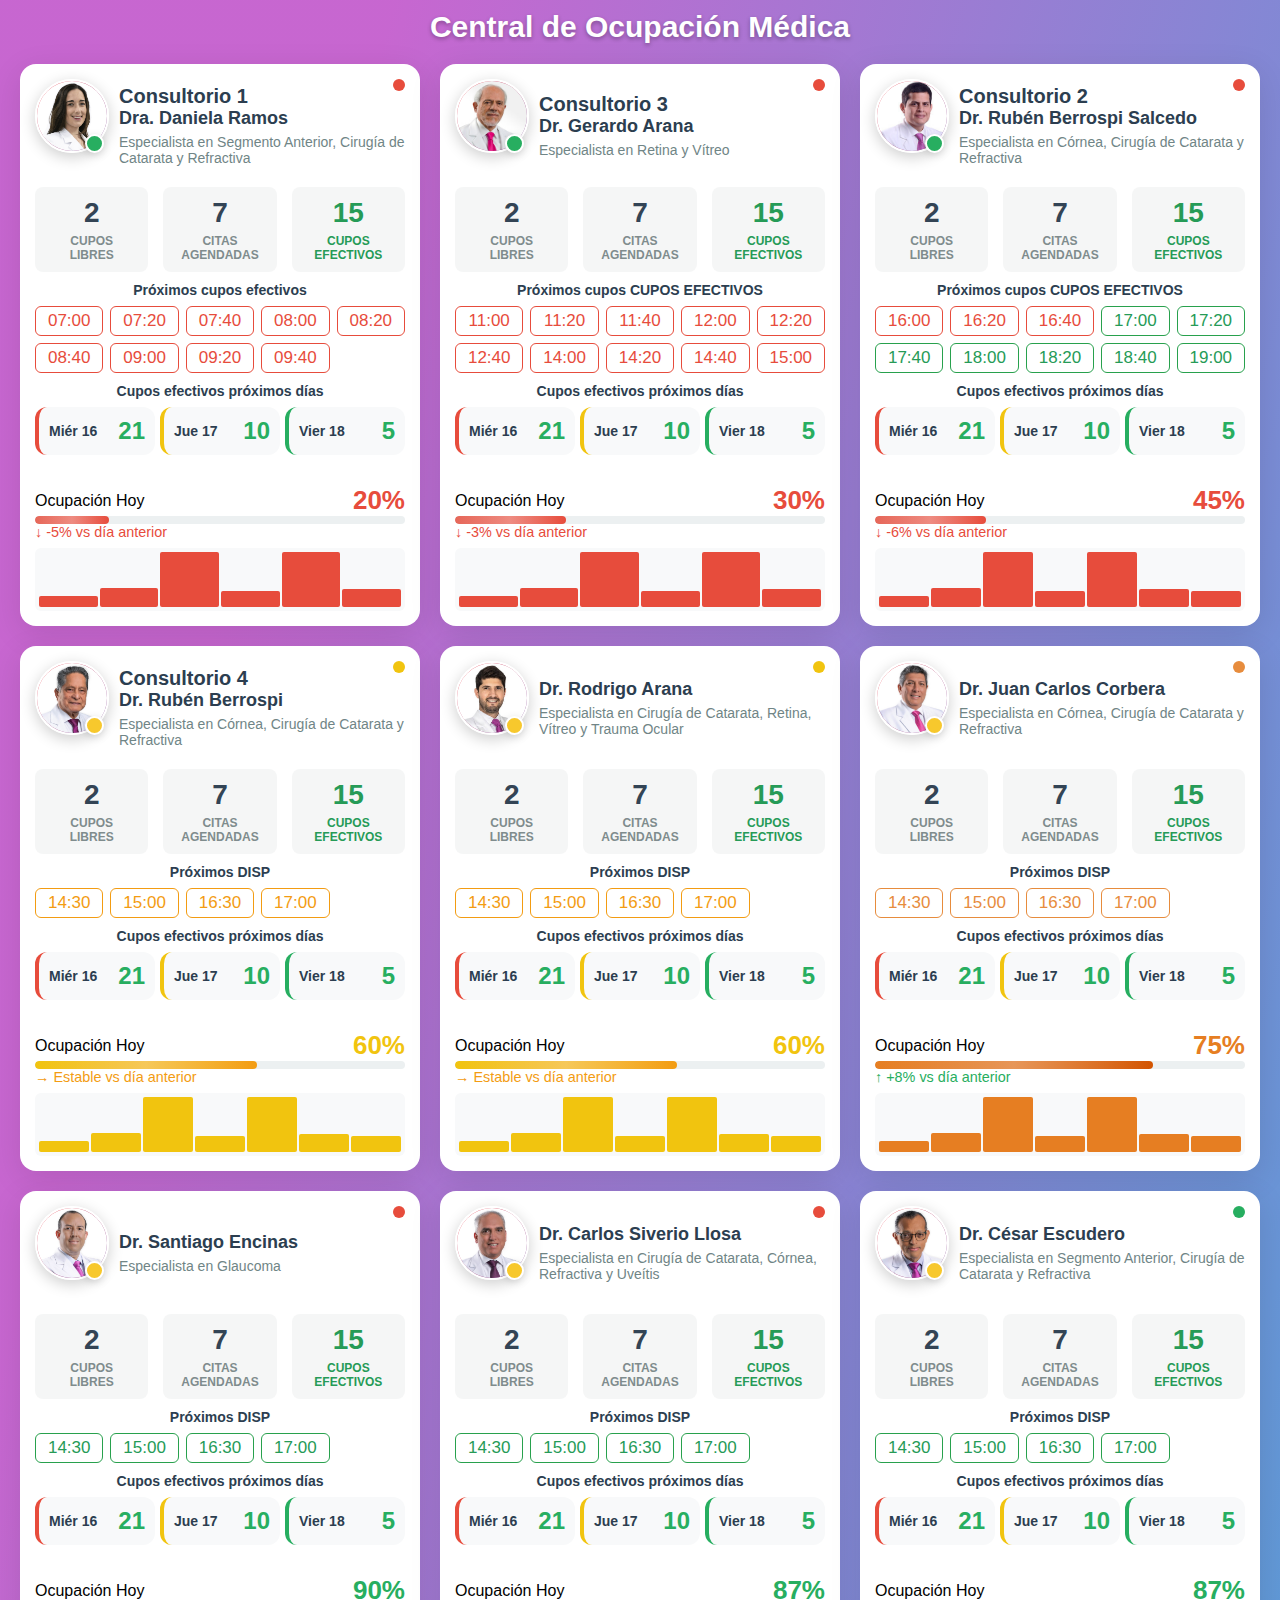
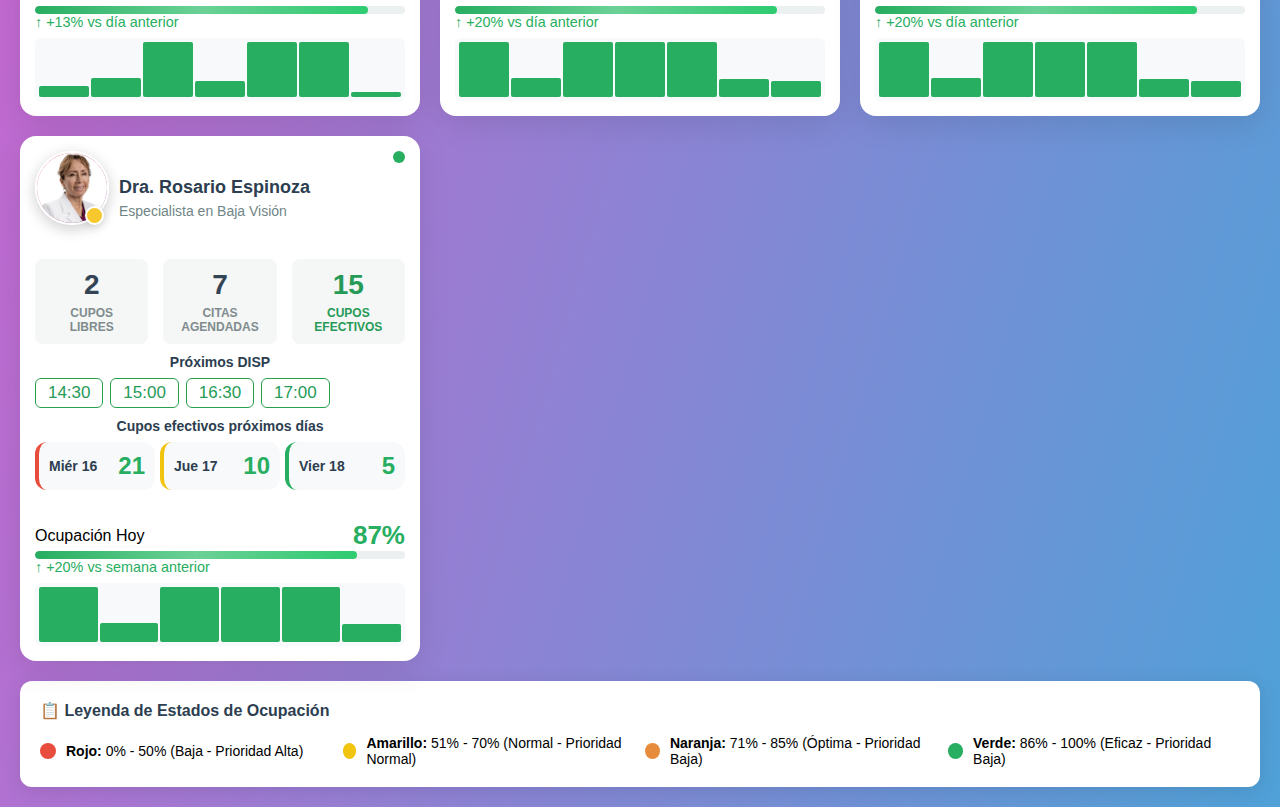
<file: index4.html>
<!DOCTYPE html>
<html lang="es">
<head>
    <meta charset="UTF-8">
    <meta name="viewport" content="width=device-width, initial-scale=1.0">
    <title>Central de Ocupación Médica</title>
    <style>
        body {
            font-family: 'Segoe UI', Tahoma, Geneva, Verdana, sans-serif;
            background:  linear-gradient(106deg, #ae22bbb0 20%, #0077c6b0 100%);/*linear-gradient(146deg, #c6007d 50%, #23a9ce 50%);linear-gradient(313deg, #bc81cd42 0%, #D3007E 100%);*/
            margin: 0;
            padding: 20px;
            min-height: 100vh;
        }

        .dashboard-container {
           /*max-width: 1600px; /*1864px;*/
            margin: 0 auto;
            padding: 0px;
        }

        .dashboard-title {
            text-align: center;
            color: white;
            font-size: 30px;
            font-weight: bold;
            margin-bottom: 20px;
            margin-top: -10px;
            text-shadow: 0 2px 4px rgba(0,0,0,0.3);
        }

        .cards-grid {
            display: grid;
            grid-template-columns: repeat(auto-fit, minmax(320px, 1fr));
            gap: 20px;
            margin-bottom: 20px;
        }

        .doctor-card {
            background: white;
            border-radius: 16px;
            padding: 15px;
            box-shadow: 0 8px 32px rgba(0,0,0,0.1);
            transition: all 0.3s ease;
            position: relative;
            overflow: hidden;
        }

        .doctor-card:hover {
            transform: translateY(-5px);
            box-shadow: 0 12px 40px rgba(0,0,0,0.15);
        }

        .doctor-header {
            display: flex;
            align-items: center;
            padding-bottom: 10px;
            margin-bottom: 5px;
        }

        .doctor-photo {
            position: relative;
            margin-right: 10px;
            margin-bottom: 19px;
        }
        .doctor-info{
            height: auto;
        }

        .doctor-info h3 {
            margin: 0;
            font-size: 18px;
            font-weight: bold;
            color: #2c3e50;
        }
        
        .doctor-info h2 {
            margin: 0;
            font-size: 20px;
            font-weight: bold;
            color: #2c3e50;
        }

        .doctor-info p {
            margin: 5px 0 0 0;
            color: #708586;
            font-size: 14px;
        }

        .status-indicator {
            position: absolute;
            top: 15px;
            right: 15px;
            width: 12px;
            height: 12px;
            border-radius: 50%;
            animation: pulse 2s infinite;
        }

        .status-verde { background: #27ae60; }
        .status-amarillo { background: #f1c40f; }
        .status-naranja { background: #e78c3d; }
        .status-rojo { background: #e74c3c; }/*8e44ad*/

        @keyframes pulse {
            0% { opacity: 1; }
            50% { opacity: 0.5; }
            100% { opacity: 1; }
        }

        .hours-info {
            display: grid;
            grid-template-columns: repeat(3, 1fr);
            gap: 15px;
            margin-bottom: 10px;
        }

        .hours-info-semanal {
            display: grid;
            grid-template-columns: repeat(3, 1fr) ;
            gap: 15px;
            margin-bottom: 20px;
        }

        .heatmap-preview { background: #f8f9fa; padding: 10px; border-radius: 8px; margin-top: 10px; }
        .heatmap-days { display: grid; grid-template-columns: repeat(7, 1fr); gap: 2px; margin-top: 5px; }
        .heatmap-day { width: 100%; height: 20px; border-radius: 3px; position: relative; cursor: pointer; }
        .heat-0 { background: #ebedf0; }
        .heat-1 { background: #c6e48b; }
        .heat-2 { background: #7bc96f; }
        .heat-3 { background: #239a3b; }
        .heat-4 { background: #196127; }

        .hours-box { 
            text-align: center; 
            padding: 10px 10px; 
            border-radius: 12px; 
            background: linear-gradient(135deg, #f8f9fa, #e9ecef); 
            position: relative; 
            overflow: hidden; 
        }

        .hours-box::before { 
            content: ''; 
            position: absolute; 
            top: 0; 
            left: 0; 
            right: 0; 
            height: 3px; }
       
        .hours-box {
            text-align: center;
            padding: 10px;
            border-radius: 8px;
            background: #abb8b81f;
        }

        .hours-number {
            font-size: 28px;
            font-weight: bold;
            color: #334455;
            margin-bottom: 5px;
        }

        .hours-number-semanal {
            font-size: 25px;
            font-weight: bold;
            color: #334455;
            margin-bottom: 5px;
        }

        .hours-label {
            font-size: 12px;
            color: #7f8c8d;
            /*text-transform: uppercase;*/
            font-weight: 600;
        }

        .progress-section {
            margin-bottom: 0px;
        }

        .progress-header {
            display: flex;
            justify-content: space-between;
            align-items: center;
            margin-bottom: 0px;
        }

        .progress-percentage {
            font-weight: bold;
            font-size: 26px;
        }

        .progress-bar {
            height: 8px;
            background: #ecf0f1;
            border-radius: 10px;
            overflow: hidden;
            position: relative;
        }

        .progress-fill {
            height: 100%;
            border-radius: 10px;
            transition: width 1s ease-in-out;
            position: relative;
        }

        .progress-fill::after {
            content: '';
            position: absolute;
            top: 0;
            left: 0;
            right: 0;
            bottom: 0;
            background: linear-gradient(90deg, transparent, rgba(255,255,255,0.3), transparent);
            animation: shimmer 2s infinite;
        }

        @keyframes shimmer {
            0% { transform: translateX(-100%); }
            100% { transform: translateX(100%); }
        }

        .verde { background: linear-gradient(90deg, #27ae60, #2ecc71); }
        .amarillo { background: linear-gradient(90deg, #f1c40f, #f39c12); }
        .naranja { background: linear-gradient(90deg, #e67e22, #d35400); }
        .rojo { background: linear-gradient(90deg, #e66759, #e74c3c); }/*#8d44ad6b, #8e44ad); }*/

        .consultorio-info {
            display: flex;
            justify-content: space-between;
            align-items: center;
            background: #f8f9fa;
            padding: 10px 15px;
            border-radius: 8px;
            font-size: 14px;
            margin-top: 15px;
        }

        .consultorio-number {
            font-weight: bold;
            color: #2c3e50;
        }

        .tiempo-restante {
            color: #7f8c8d;
            font-size: 12px;
        }

        .legend {
            background: white;
            padding: 20px;
            border-radius: 12px;
            box-shadow: 0 4px 20px rgba(0,0,0,0.1);
            margin-top: 20px;
        }

        .legend h4 {
            margin: 0 0 15px 0;
            color: #2c3e50;
            font-size: 16px;
        }

        .legend-items {
            display: grid;
            grid-template-columns: repeat(auto-fit, minmax(200px, 1fr));
            gap: 10px;
        }

        .legend-item {
            display: flex;
            align-items: center;
            font-size: 14px;
        }

        .legend-color {
            width: 16px;
            height: 16px;
            border-radius: 50%;
            margin-right: 10px;
        }
        .mini-chart {
            height: 55px;
            background: #f8f9fa;
            border-radius: 6px;
            margin-top: 8px;
            display: flex;
            align-items: end;
            padding: 4px;
            gap: 2px;
        }

        .mini-bar {
            flex: 1;
            background: #bdc3c7;
            border-radius: 2px;
            min-height: 5px;
        }

        .trend-indicator {
            display: flex;
            align-items: center;
            gap: 4px;
            font-size: 0.9rem;
            margin-top: 0px;
        }

        .trend-up { color: #27ae60; }
        .trend-down { color: #e74c3c; }
        .trend-stable { color: #f39c12; }

        .next-slots {
            background: #28a14c00;
            border: 0px solid #28a14d;
            border-radius: 12px;
            padding: 0px;  
            margin-bottom: 10px;
        }

        .next-slots-title {
            font-size: 14px;
            font-weight: 600;
            margin-bottom: 8px;
            color: #2c3e50;
            text-align: center;
        }

        .time-slots {
            display: grid;
            grid-template-columns: repeat(5, 1fr);
            gap: 7px;
            flex-wrap: wrap;
        }

        .time-slot {
            background: white;
            border: 1px solid #28a14d;
            border-radius: 6px;
            padding: 4px 8px;
            font-size: 17px;
            color: #269b57;
            font-weight: 500;
            text-align: center;
        }

        .slot-red {
            border: 1px solid #e74c3c;
            color: #e74c3c;
        }

        .slot-amarillo {
            border: 1px solid #f39c12;
            color: #f39c12;
        }

        .slot-naranja {
            border: 1px solid #e78c3d;
            color: #e78c3d;
        }

        .ocupacion-leyenda {
            display: flex;
            justify-content: space-between;
            font-size: 10px;
            color: #7f8c8d;
            margin-top: 4px;
        }

        .leyenda-item {
            display: flex;
            align-items: center;
            gap: 4px;
        }

        .leyenda-color {
            width: 8px;
            height: 8px;
            border-radius: 2px;
        }

        .horario-info {
            background: #f8f9fa;
            border-radius: 8px;
            padding: 12px;
            margin-bottom: 15px;
        }

        .horario-actual {
            display: flex;
            justify-content: space-between;
            align-items: center;
            margin-bottom: 8px;
        }

        .hora-inicio, .hora-fin {
            font-weight: bold;
            color: #2c3e50;
        }

        .duracion {
            color: #7f8c8d;
            font-size: 12px;
        }

        .proxima-cita {
            background: rgba(52, 152, 219, 0.1);
            border-left: 4px solid #3498db;
            padding: 10px;
            margin-top: 10px;
            border-radius: 4px;
            font-size: 12px;
        }

        .proxima-cita-time {
            font-weight: bold;
            color: #2c3e50;
        }

    .doctor-image {
        width: 70px;
        height: 70px;
        border-radius: 50%;
        background: linear-gradient(135deg, #ff6b6b, #764ba2);
        display: flex;
        align-items: center;
        justify-content: center;
        color: white;
        font-size: 20px;
        box-shadow: 0 4px 15px rgba(0, 0, 0, 0.2);
        border: 2px solid white;
    }

    .status-badge-animated-Amarillo {
    position: absolute;
    bottom: 0px;
    right: 5px;
    width: 15px;
    height: 15px;
    border: 2px solid white;
    border-radius: 50%;
    box-shadow: 0 2px 8px rgba(0, 0, 0, 0.15);
    animation: pulseAmarillo 2s infinite;
    background: #f7c82d;
}
.status-badge-animated-Verde {
    position: absolute;
    bottom: 0px;
    right: 5px;
    width: 15px;
    height: 15px;
    border: 2px solid white;
    border-radius: 50%;
    box-shadow: 0 2px 8px rgba(0, 0, 0, 0.15);
    animation: pulseVerde 2s infinite;
    background: #27ae60;
}

@keyframes pulseAmarillo {
    0% { 
        transform: scale(1);
        box-shadow: 0 2px 8px rgba(0, 0, 0, 0.15), 0 0 0 0 #f7c82d;
        opacity: 1;
    }
    50% {
        transform: scale(1);
        box-shadow: 0 2px 8px rgba(0, 0, 0, 0.15), 0 0 0 10px rgba(76, 175, 80, 0);
        opacity: 1;
    }
    100% {
        transform: scale(1);
        box-shadow: 0 2px 8px rgba(0, 0, 0, 0.15), 0 0 0 0 rgba(76, 175, 80, 0);
        opacity: 1;
    }
}
@keyframes pulseVerde {
    0% { 
        transform: scale(1);
        box-shadow: 0 2px 8px rgba(0, 0, 0, 0.15), 0 0 0 0 rgba(76, 175, 80, 0.7);
        opacity: 1;
    }
    50% {
        transform: scale(1);
        box-shadow: 0 2px 8px rgba(0, 0, 0, 0.15), 0 0 0 10px rgba(76, 175, 80, 0);
        opacity: 1;
    }
    100% {
        transform: scale(1);
        box-shadow: 0 2px 8px rgba(0, 0, 0, 0.15), 0 0 0 0 rgba(76, 175, 80, 0);
        opacity: 1;
    }
}

 /* Próximos días */
        .week-section {
            margin-bottom: 20px;
            display: grid;
            grid-template-columns: repeat(3,1fr);
            gap:0px 5px 
        }

        .week-title {
            font-size: 14px;
            font-weight: 600;
            color: #2c3e50;
            margin-bottom: 8px;
            text-align: center;
        }

        .day-card {
            display: flex;
            justify-content: space-between;
            align-items: center;
            padding: 10px;
            margin-bottom: 10px;
            border-radius: 12px;
            background: #f8f9fa;
            cursor: pointer;
            transition: all 0.2s ease;
            border-left: 4px solid transparent;
        }

        .day-card:hover {
            background: #e9ecef;
            transform: translateX(0px);
        }

        .day-card.alta-disponibilidad {
            border-left-color: #e74c3c;
            backgroundw:  #f8d7da;
        }

        .day-card.media-disponibilidad {
            border-left-color: #f1c40f  ;
            backgroundw: #fff3cd;
        }

        .day-card.baja-disponibilidad {
            border-left-color: #27ae60;
            backgroundw: #d4edda;
        }

        .day-info {
            flex: 1;
        }

        .day-date {
            font-weight: 600;
            color: #2c3e50;
            font-size: 14px;
            margin-bottom: 0px;
        }

        .day-cupos {
            font-size: 12px;
            color: #7f8c8d;
        }

        .day-metrics {
            display: flex;
            align-items: center;
        }

        .cupos-disponibles {
            font-size: 24px;
            font-weight: 700;
            color: #27ae60;
        }

        .cupos-total {
            font-size: 12px;
            color: #7f8c8d;
        }

        .availability-indicator {
            font-size: 20px;
        }


    </style>
</head>
<body>
    <div class="dashboard-container">
        <h1 class="dashboard-title">Central de Ocupación Médica</h1>
        
        <div class="cards-grid">

            <div class="doctor-card">
                <div class="status-indicator status-rojo"></div>
                <div class="doctor-header">
                    <div class="doctor-photo">
                        <img class="doctor-image" src="Doctor/DanielaRamos.png" alt="Dra. Torres" class="doctor-photo-1">
                        <div class="status-badge-animated-Verde "></div>
                    </div>
                    <div class="doctor-info">
                        <h2>Consultorio 1</h2>
                        <h3>Dra. Daniela Ramos</h3>
                        <p>Especialista en Segmento Anterior, Cirugía de Catarata y Refractiva</p>
                    </div>
                </div>
                
                <div class="hours-info">
                    <div class="hours-box">
                        <div class="hours-number">2</div>
                        <div class="hours-label">CUPOS </div>
                        <div class="hours-label"> LIBRES</div>
                    </div>               
                    <div class="hours-box">
                        <div class="hours-number">7</div>
                        <div class="hours-label">CITAS AGENDADAS</div>
                    </div>
                    <div class="hours-box">
                        <div class="hours-number" style="color: #269b57;">15</div>
                        <div class="hours-label" style="color: #269b57;">CUPOS EFECTIVOS </div>
                    </div>
                </div>
                
                <!--<div class="proxima-cita">
                    <div class="proxima-cita-time">Próxima: 15:00 - Sr. Martínez</div>
                </div>
                -->

                <div class="next-slots">
                    <div class="next-slots-title">Próximos cupos efectivos</div>
                    <div class="time-slots">
                        <span class="time-slot slot-red">07:00</span>
                        <span class="time-slot slot-red">07:20</span>
                        <span class="time-slot slot-red">07:40</span>
                        <span class="time-slot slot-red">08:00</span>
                        <span class="time-slot slot-red">08:20</span>
                        <span class="time-slot slot-red">08:40</span>
                        <span class="time-slot slot-red">09:00</span>
                        <span class="time-slot slot-red">09:20</span>
                        <span class="time-slot slot-red">09:40</span>
                    </div>
                </div>

                
                <!--<div class="week-title" style="box-shadow: none;">CUPOS PRÓXIMOS DÍAS</div>-->
            <div class="week-title" style="box-shadow: none;">Cupos efectivos próximos días</div>
            <div class="week-section">
                <div class="day-card alta-disponibilidad" style="box-shadow: none;">
                    <div class="day-info">
                        <div class="day-date">Miér 16</div>
                    </div>
                    <div class="day-metrics">
                        <div class="cupos-disponibles">21</div>
                        <div class="availability-indicator"></div>
                    </div>
                </div>

                <div class="day-card media-disponibilidad"   style="box-shadow: none;">
                    <div class="day-info">
                        <div class="day-date">Jue 17</div>
                    </div>
                    <div class="day-metrics">
                        <div class="cupos-disponibles">10</div>
                        <div class="availability-indicator"></div>
                    </div>
                </div>

                <div class="day-card baja-disponibilidad"   style="box-shadow: none;">
                    <div class="day-info">
                        <div class="day-date">Vier 18</div>
                    </div>
                    <div class="day-metrics">
                        <div class="cupos-disponibles">5</div>
                        <div class="availability-indicator"></div>
                    </div>
                </div>
            </div>
                
            <div class="progress-section">
                    <div class="progress-header">
                        <span>Ocupación Hoy</span>
                        <span class="progress-percentage" style="color: #e74c3c;">20%</span>
                    </div>
                    <div class="progress-bar">
                        <div class="progress-fill rojo" style="width: 20%;"></div>
                    </div>
            </div>
            <div class="trend-indicator trend-down">
            ↓ -5% vs día anterior
            </div>
                <div class="mini-chart">
                    <div class="mini-bar" style="height: 20%; background: #e74c3c;"></div>
                    <div class="mini-bar" style="height: 35%; background: #e74c3c;"></div>
                    <div class="mini-bar" style="height: 100%; background: #e74c3c;"></div>
                    <div class="mini-bar" style="height: 30%; background: #e74c3c;"></div>
                    <div class="mini-bar" style="height: 100%; background: #e74c3c;"></div>
                    <div class="mini-bar" style="height: 32%; background: #e74c3c;"></div>
                </div>

                <!--<div class="consultorio-info">
                    <span class="consultorio-number">Consultorio 1</span>
                    <span class="tiempo-restante">15 días restantes</span>
                </div>
            -->
                
            </div>

            <div class="doctor-card">
                <div class="status-indicator status-rojo"></div>
                <div class="doctor-header">
                    <div class="doctor-photo">
                        <img class="doctor-image" src="Doctor/GerardoArana.png" alt="Dra. Torres" class="doctor-photo-1">
                        <div class="status-badge-animated-Verde "></div>
                    </div>
                    <div class="doctor-info">
                        <h2>Consultorio 3</h2>
                        <h3>Dr. Gerardo Arana</h3>
                        <p>Especialista en Retina y Vítreo</p>
                    </div>
                </div>
                
                <div class="hours-info">
                        <div class="hours-box">
                            <div class="hours-number">2</div>
                            <div class="hours-label">CUPOS </div>
                            <div class="hours-label"> LIBRES</div>
                        </div>               
                        <div class="hours-box">
                            <div class="hours-number">7</div>
                            <div class="hours-label">CITAS AGENDADAS</div>
                        </div>
                        <div class="hours-box">
                            <div class="hours-number" style="color: #269b57;">15</div>
                            <div class="hours-label" style="color: #269b57;">CUPOS EFECTIVOS </div>
                        </div>
                    </div>

                <div class="next-slots">
                    <div class="next-slots-title">Próximos cupos CUPOS EFECTIVOS</div>
                    <div class="time-slots">
                        <span class="time-slot slot-red">11:00</span>
                        <span class="time-slot slot-red">11:20</span>
                        <span class="time-slot slot-red">11:40</span>
                        <span class="time-slot slot-red">12:00</span>
                        <span class="time-slot slot-red">12:20</span>
                        <span class="time-slot slot-red">12:40</span>
                        <span class="time-slot slot-red">14:00</span>
                        <span class="time-slot slot-red">14:20</span>
                        <span class="time-slot slot-red">14:40</span>
                        <span class="time-slot slot-red">15:00</span>
                    </div>
                </div>
                
                <div class="week-title" style="box-shadow: none;">Cupos efectivos próximos días</div>
                <div class="week-section">
                    <div class="day-card alta-disponibilidad" style="box-shadow: none;">
                        <div class="day-info">
                            <div class="day-date">Miér 16</div>
                        </div>
                        <div class="day-metrics">
                            <div class="cupos-disponibles">21</div>
                            <div class="availability-indicator"></div>
                        </div>
                    </div>

                    <div class="day-card media-disponibilidad"   style="box-shadow: none;">
                        <div class="day-info">
                            <div class="day-date">Jue 17</div>
                        </div>
                        <div class="day-metrics">
                            <div class="cupos-disponibles">10</div>
                            <div class="availability-indicator"></div>
                        </div>
                    </div>

                    <div class="day-card baja-disponibilidad"   style="box-shadow: none;">
                        <div class="day-info">
                            <div class="day-date">Vier 18</div>
                        </div>
                        <div class="day-metrics">
                            <div class="cupos-disponibles">5</div>
                            <div class="availability-indicator"></div>
                        </div>
                    </div>
                </div>

                <div class="progress-section">
                    <div class="progress-header">
                        <span>Ocupación Hoy</span>
                        <span class="progress-percentage" style="color: #e74c3c;">30%</span>
                    </div>
                    <div class="progress-bar">
                        <div class="progress-fill rojo" style="width: 30%;"></div>
                    </div>
                </div>
                

                <div class="trend-indicator trend-down">
                    ↓ -3% vs día anterior
                </div>

                <div class="mini-chart">
                    <div class="mini-bar" style="height: 20%; background: #e74c3c;"></div>
                    <div class="mini-bar" style="height: 35%; background: #e74c3c;"></div>
                    <div class="mini-bar" style="height: 100%; background: #e74c3c;"></div>
                    <div class="mini-bar" style="height: 30%; background: #e74c3c;"></div>
                    <div class="mini-bar" style="height: 100%; background: #e74c3c;"></div>
                    <div class="mini-bar" style="height: 32%; background: #e74c3c;"></div>
                </div>
            </div>

            <div class="doctor-card">
                <div class="status-indicator status-rojo"></div>
                <div class="doctor-header">
                    <div class="doctor-photo">
                        <img class="doctor-image" src="Doctor/RubenBerrospiSalcedo.png" alt="Dra. Torres" class="doctor-photo-1">
                        <div class="status-badge-animated-Verde "></div>
                    </div>
                    <div class="doctor-info">
                        <h2>Consultorio 2</h2>
                        <h3>Dr. Rubén Berrospi Salcedo</h3>
                        <p>Especialista en Córnea, Cirugía de Catarata y Refractiva</p>
                    </div>
                </div>
                
                <div class="hours-info">
                        <div class="hours-box">
                            <div class="hours-number">2</div>
                            <div class="hours-label">CUPOS </div>
                            <div class="hours-label"> LIBRES</div>
                        </div>               
                        <div class="hours-box">
                            <div class="hours-number">7</div>
                            <div class="hours-label">CITAS AGENDADAS</div>
                        </div>
                        <div class="hours-box">
                            <div class="hours-number" style="color: #269b57;">15</div>
                            <div class="hours-label" style="color: #269b57;">CUPOS EFECTIVOS </div>
                        </div>
                    </div>
                
                <!--<div class="hours-info-semanal">
                     <div class="hours-box">
                        <div class="hours-label">JUE</div>
                        <div class="hours-number-semanal" style="color: #269b57;">12</div>
                    </div>
                </div>-->

                <div class="next-slots">
                    <div class="next-slots-title">Próximos cupos CUPOS EFECTIVOS</div>
                    <div class="time-slots">
                        <span class="time-slot slot-red">16:00</span>
                        <span class="time-slot slot-red">16:20</span>
                        <span class="time-slot slot-red">16:40</span>
                        <span class="time-slot slot-verde">17:00</span>
                        <span class="time-slot slot-verde">17:20</span>
                        <span class="time-slot slot-verde">17:40</span>
                        <span class="time-slot slot-verde">18:00</span>
                        <span class="time-slot slot-verde">18:20</span>
                        <span class="time-slot slot-verde">18:40</span>
                        <span class="time-slot slot-verde">19:00</span>
                    </div>
                </div>
                
                <div class="week-title" style="box-shadow: none;">Cupos efectivos próximos días</div>
                <div class="week-section">
                    <div class="day-card alta-disponibilidad" style="box-shadow: none;">
                        <div class="day-info">
                            <div class="day-date">Miér 16</div>
                        </div>
                        <div class="day-metrics">
                            <div class="cupos-disponibles">21</div>
                            <div class="availability-indicator"></div>
                        </div>
                    </div>

                    <div class="day-card media-disponibilidad"   style="box-shadow: none;">
                        <div class="day-info">
                            <div class="day-date">Jue 17</div>
                        </div>
                        <div class="day-metrics">
                            <div class="cupos-disponibles">10</div>
                            <div class="availability-indicator"></div>
                        </div>
                    </div>

                    <div class="day-card baja-disponibilidad"   style="box-shadow: none;">
                        <div class="day-info">
                            <div class="day-date">Vier 18</div>
                        </div>
                        <div class="day-metrics">
                            <div class="cupos-disponibles">5</div>
                            <div class="availability-indicator"></div>
                        </div>
                    </div>
                </div>

                <div class="progress-section">
                    <div class="progress-header">
                        <span>Ocupación Hoy</span>
                        <span class="progress-percentage" style="color: #e74c3c;">45%</span>
                    </div>
                    <div class="progress-bar">
                        <div class="progress-fill rojo" style="width: 30%;"></div>
                    </div>
                </div>

                <div class="trend-indicator trend-down">
                    ↓ -6% vs día  anterior
                </div>

                <div class="mini-chart">
                    <div class="mini-bar" style="height: 20%; background: #e74c3c;"></div>
                    <div class="mini-bar" style="height: 35%; background: #e74c3c;"></div>
                    <div class="mini-bar" style="height: 100%; background: #e74c3c;"></div>
                    <div class="mini-bar" style="height: 30%; background: #e74c3c;"></div>
                    <div class="mini-bar" style="height: 100%; background: #e74c3c;"></div>
                    <div class="mini-bar" style="height: 32%; background: #e74c3c;"></div>
                    <div class="mini-bar" style="height: 30%; background: #e74c3c;"></div>
                </div>
                
            </div>
            

            <div class="doctor-card">
                <div class="status-indicator status-amarillo"></div>
                <div class="doctor-header">
                    <div class="doctor-photo">
                        <img class="doctor-image" src="Doctor/RubenBerrospi.png" alt="Dra. Torres" class="doctor-photo-1">
                        <div class="status-badge-animated-Amarillo "></div>
                    </div>
                    <div class="doctor-info">
                        <h2>Consultorio 4</h2>
                        <h3>Dr. Rubén Berrospi</h3>
                        <p>Especialista en Córnea, Cirugía de Catarata y Refractiva</p>
                    </div>
                </div>
                
                <div class="hours-info">
                    <div class="hours-box">
                        <div class="hours-number">2</div>
                        <div class="hours-label">CUPOS </div>
                        <div class="hours-label"> LIBRES</div>
                    </div>               
                    <div class="hours-box">
                        <div class="hours-number">7</div>
                        <div class="hours-label">CITAS AGENDADAS</div>
                    </div>
                    <div class="hours-box">
                        <div class="hours-number" style="color: #269b57;">15</div>
                        <div class="hours-label" style="color: #269b57;">CUPOS EFECTIVOS </div>
                    </div>
                </div>
                
                <div class="next-slots">
                    <div class="next-slots-title">Próximos DISP </div>
                    <div class="time-slots">
                        <span class="time-slot slot-amarillo ">14:30</span>
                        <span class="time-slot slot-amarillo">15:00</span>
                        <span class="time-slot slot-amarillo">16:30</span>
                        <span class="time-slot slot-amarillo">17:00</span>
                    </div>
                </div>
                
                <div class="week-title" style="box-shadow: none;">Cupos efectivos próximos días</div>
                <div class="week-section">
                    <div class="day-card alta-disponibilidad" style="box-shadow: none;">
                        <div class="day-info">
                            <div class="day-date">Miér 16</div>
                        </div>
                        <div class="day-metrics">
                            <div class="cupos-disponibles">21</div>
                            <div class="availability-indicator"></div>
                        </div>
                    </div>

                    <div class="day-card media-disponibilidad"   style="box-shadow: none;">
                        <div class="day-info">
                            <div class="day-date">Jue 17</div>
                        </div>
                        <div class="day-metrics">
                            <div class="cupos-disponibles">10</div>
                            <div class="availability-indicator"></div>
                        </div>
                    </div>

                    <div class="day-card baja-disponibilidad"   style="box-shadow: none;">
                        <div class="day-info">
                            <div class="day-date">Vier 18</div>
                        </div>
                        <div class="day-metrics">
                            <div class="cupos-disponibles">5</div>
                            <div class="availability-indicator"></div>
                        </div>
                    </div>
                </div>

                <div class="progress-section">
                    <div class="progress-header">
                        <span>Ocupación Hoy</span>
                        <span class="progress-percentage" style="color: #f1c40f;">60%</span>
                    </div>
                    <div class="progress-bar">
                        <div class="progress-fill amarillo" style="width: 60%;"></div>
                    </div>
                </div>

                <div class="trend-indicator trend-stable">
                    → Estable vs día  anterior
                </div>


                <div class="mini-chart">
                    <div class="mini-bar" style="height: 20%; background: #f1c40f;"></div>
                    <div class="mini-bar" style="height: 35%; background: #f1c40f;"></div>
                    <div class="mini-bar" style="height: 100%; background: #f1c40f;"></div>
                    <div class="mini-bar" style="height: 30%; background: #f1c40f;"></div>
                    <div class="mini-bar" style="height: 100%; background: #f1c40f;"></div>
                    <div class="mini-bar" style="height: 32%; background: #f1c40f;"></div>
                    <div class="mini-bar" style="height: 30%; background: #f1c40f;"></div>
                </div>

            </div>

            
            <!-- Card 2: Amarillo - Ocupación moderada -->
            <div class="doctor-card">
                <div class="status-indicator status-amarillo"></div>
                <div class="doctor-header">
                    <div class="doctor-photo">
                        <img class="doctor-image" src="Doctor/RodrigoArana.png" alt="Dra. Torres" class="doctor-photo-1">
                        <div class="status-badge-animated-Amarillo "></div>
                    </div>
                    <div class="doctor-info">
                        <h3>Dr. Rodrigo Arana </h3>
                        <p>Especialista en Cirugía de Catarata, Retina, Vítreo y Trauma Ocular</p>
                    </div>
                </div>
                
                <div class="hours-info">
                    <div class="hours-box">
                        <div class="hours-number">2</div>
                        <div class="hours-label">CUPOS </div>
                        <div class="hours-label"> LIBRES</div>
                    </div>               
                    <div class="hours-box">
                        <div class="hours-number">7</div>
                        <div class="hours-label">CITAS AGENDADAS</div>
                    </div>
                    <div class="hours-box">
                        <div class="hours-number" style="color: #269b57;">15</div>
                        <div class="hours-label" style="color: #269b57;">CUPOS EFECTIVOS </div>
                    </div>
                </div>
                
                <div class="next-slots">
                    <div class="next-slots-title">Próximos DISP </div>
                    <div class="time-slots">
                        <span class="time-slot slot-amarillo">14:30</span>
                        <span class="time-slot slot-amarillo">15:00</span>
                        <span class="time-slot slot-amarillo">16:30</span>
                        <span class="time-slot slot-amarillo">17:00</span>
                    </div>
                </div>
                
                <div class="week-title" style="box-shadow: none;">Cupos efectivos próximos días</div>
                <div class="week-section">
                    <div class="day-card alta-disponibilidad" style="box-shadow: none;">
                        <div class="day-info">
                            <div class="day-date">Miér 16</div>
                        </div>
                        <div class="day-metrics">
                            <div class="cupos-disponibles">21</div>
                            <div class="availability-indicator"></div>
                        </div>
                    </div>

                    <div class="day-card media-disponibilidad"   style="box-shadow: none;">
                        <div class="day-info">
                            <div class="day-date">Jue 17</div>
                        </div>
                        <div class="day-metrics">
                            <div class="cupos-disponibles">10</div>
                            <div class="availability-indicator"></div>
                        </div>
                    </div>

                    <div class="day-card baja-disponibilidad"   style="box-shadow: none;">
                        <div class="day-info">
                            <div class="day-date">Vier 18</div>
                        </div>
                        <div class="day-metrics">
                            <div class="cupos-disponibles">5</div>
                            <div class="availability-indicator"></div>
                        </div>
                    </div>
                </div>

                <div class="progress-section">
                    <div class="progress-header">
                        <span>Ocupación Hoy</span>
                        <span class="progress-percentage" style="color: #f1c40f;">60%</span>
                    </div>
                    <div class="progress-bar">
                        <div class="progress-fill amarillo" style="width: 60%;"></div>
                    </div>
                </div>

                <div class="trend-indicator trend-stable">
                    → Estable vs día  anterior
                </div>
                
                <div class="mini-chart">
                    <div class="mini-bar" style="height: 20%; background: #f1c40f;"></div>
                    <div class="mini-bar" style="height: 35%; background: #f1c40f;"></div>
                    <div class="mini-bar" style="height: 100%; background: #f1c40f;"></div>
                    <div class="mini-bar" style="height: 30%; background: #f1c40f;"></div>
                    <div class="mini-bar" style="height: 100%; background: #f1c40f;"></div>
                    <div class="mini-bar" style="height: 32%; background: #f1c40f;"></div>
                    <div class="mini-bar" style="height: 30%; background: #f1c40f;"></div>
                </div>
                
            </div>

            <!-- Card 3: Naranja - Alta ocupación -->
            <div class="doctor-card">
                <div class="status-indicator status-naranja"></div>
                <div class="doctor-header">
                    <div class="doctor-photo">
                        <img class="doctor-image" src="Doctor/JuanCarlosCorbera.png" alt="Dra. Torres" class="doctor-photo-1">
                        <div class="status-badge-animated-Amarillo "></div>
                    </div>
                    <div class="doctor-info">
                        <h3>Dr. Juan Carlos Corbera</h3>
                        <p>Especialista en Córnea, Cirugía de Catarata y Refractiva</p>
                    </div>
                </div>
                
                <div class="hours-info">
                    <div class="hours-box">
                        <div class="hours-number">2</div>
                        <div class="hours-label">CUPOS </div>
                        <div class="hours-label"> LIBRES</div>
                    </div>               
                    <div class="hours-box">
                        <div class="hours-number">7</div>
                        <div class="hours-label">CITAS AGENDADAS</div>
                    </div>
                    <div class="hours-box">
                        <div class="hours-number" style="color: #269b57;">15</div>
                        <div class="hours-label" style="color: #269b57;">CUPOS EFECTIVOS </div>
                    </div>
                </div>

                <div class="next-slots">
                    <div class="next-slots-title">Próximos DISP </div>
                    <div class="time-slots">
                        <span class="time-slot slot-naranja">14:30</span>
                        <span class="time-slot slot-naranja">15:00</span>
                        <span class="time-slot slot-naranja">16:30</span>
                        <span class="time-slot slot-naranja">17:00</span>
                    </div>
                </div>
                
                <div class="week-title" style="box-shadow: none;">Cupos efectivos próximos días</div>
                <div class="week-section">
                    <div class="day-card alta-disponibilidad" style="box-shadow: none;">
                        <div class="day-info">
                            <div class="day-date">Miér 16</div>
                        </div>
                        <div class="day-metrics">
                            <div class="cupos-disponibles">21</div>
                            <div class="availability-indicator"></div>
                        </div>
                    </div>

                    <div class="day-card media-disponibilidad"   style="box-shadow: none;">
                        <div class="day-info">
                            <div class="day-date">Jue 17</div>
                        </div>
                        <div class="day-metrics">
                            <div class="cupos-disponibles">10</div>
                            <div class="availability-indicator"></div>
                        </div>
                    </div>

                    <div class="day-card baja-disponibilidad"   style="box-shadow: none;">
                        <div class="day-info">
                            <div class="day-date">Vier 18</div>
                        </div>
                        <div class="day-metrics">
                            <div class="cupos-disponibles">5</div>
                            <div class="availability-indicator"></div>
                        </div>
                    </div>
                </div>

                <div class="progress-section">
                    <div class="progress-header">
                        <span>Ocupación Hoy</span>
                        <span class="progress-percentage" style="color: #e67e22;">75%</span>
                    </div>
                    <div class="progress-bar">
                        <div class="progress-fill naranja" style="width: 75%;"></div>
                    </div>
                </div>
                
                <div class="trend-indicator trend-up">
                    ↑ +8% vs día  anterior
                </div>


                <div class="mini-chart">
                    <div class="mini-bar" style="height: 20%; background: #e67e22;"></div>
                    <div class="mini-bar" style="height: 35%; background: #e67e22;"></div>
                    <div class="mini-bar" style="height: 100%; background: #e67e22;"></div>
                    <div class="mini-bar" style="height: 30%; background: #e67e22;"></div>
                    <div class="mini-bar" style="height: 100%; background: #e67e22;"></div>
                    <div class="mini-bar" style="height: 32%; background: #e67e22;"></div>
                    <div class="mini-bar" style="height: 30%; background: #e67e22;"></div>
                </div>

            </div>

            <!-- Card 4: Rojo - Ocupación crítica -->
            <div class="doctor-card">
                <div class="status-indicator status-rojo"></div>
                <div class="doctor-header">
                    <div class="doctor-photo">
                        <img class="doctor-image" src="Doctor/SantiagoEncinas.png" alt="Dra. Torres" class="doctor-photo-1">
                        <div class="status-badge-animated-Amarillo "></div>
                    </div>
                    <div class="doctor-info">
                        <h3>Dr. Santiago Encinas</h3>
                        <p>Especialista en Glaucoma</p>
                    </div>
                </div>
                
                <div class="hours-info">
                    <div class="hours-box">
                        <div class="hours-number">2</div>
                        <div class="hours-label">CUPOS </div>
                        <div class="hours-label"> LIBRES</div>
                    </div>               
                    <div class="hours-box">
                        <div class="hours-number">7</div>
                        <div class="hours-label">CITAS AGENDADAS</div>
                    </div>
                    <div class="hours-box">
                        <div class="hours-number" style="color: #269b57;">15</div>
                        <div class="hours-label" style="color: #269b57;">CUPOS EFECTIVOS </div>
                    </div>
                </div>
                
                <div class="next-slots">
                    <div class="next-slots-title">Próximos DISP </div>
                    <div class="time-slots">
                        <span class="time-slot">14:30</span>
                        <span class="time-slot">15:00</span>
                        <span class="time-slot">16:30</span>
                        <span class="time-slot">17:00</span>
                    </div>
                </div>
                
                <div class="week-title" style="box-shadow: none;">Cupos efectivos próximos días</div>
                <div class="week-section">
                    <div class="day-card alta-disponibilidad" style="box-shadow: none;">
                        <div class="day-info">
                            <div class="day-date">Miér 16</div>
                        </div>
                        <div class="day-metrics">
                            <div class="cupos-disponibles">21</div>
                            <div class="availability-indicator"></div>
                        </div>
                    </div>

                    <div class="day-card media-disponibilidad"   style="box-shadow: none;">
                        <div class="day-info">
                            <div class="day-date">Jue 17</div>
                        </div>
                        <div class="day-metrics">
                            <div class="cupos-disponibles">10</div>
                            <div class="availability-indicator"></div>
                        </div>
                    </div>

                    <div class="day-card baja-disponibilidad"   style="box-shadow: none;">
                        <div class="day-info">
                            <div class="day-date">Vier 18</div>
                        </div>
                        <div class="day-metrics">
                            <div class="cupos-disponibles">5</div>
                            <div class="availability-indicator"></div>
                        </div>
                    </div>
                </div>
                
                <div class="progress-section">
                    <div class="progress-header">
                        <span>Ocupación Hoy</span>
                        <span class="progress-percentage" style="color: #27ae60;">90%</span>
                    </div>
                    <div class="progress-bar">
                        <div class="progress-fill verde" style="width: 90%;"></div>
                    </div>
                </div>

                <div class="trend-indicator trend-up">
                    ↑ +13% vs día  anterior
                </div>

                <div class="mini-chart">
                    <div class="mini-bar" style="height: 20%; background: #27ae60;"></div>
                    <div class="mini-bar" style="height: 35%; background: #27ae60;"></div>
                    <div class="mini-bar" style="height: 100%; background: #27ae60;"></div>
                    <div class="mini-bar" style="height: 30%; background: #27ae60;"></div>
                    <div class="mini-bar" style="height: 100%; background: #27ae60;"></div>
                    <div class="mini-bar" style="height: 100%; background: #27ae60;"></div>
                    <div class="mini-bar" style="height: 0%; background: #27ae60;"></div>
                </div>
                
            </div>
            
            <!-- Card 4: Rojo - Ocupación crítica -->
            <div class="doctor-card">
                <div class="status-indicator status-rojo"></div>
                <div class="doctor-header">
                    <div class="doctor-photo">
                        <img class="doctor-image" src="Doctor/CarlosSiverioLlosa.png" alt="Dra. Torres" class="doctor-photo-1">
                        <div class="status-badge-animated-Amarillo "></div>
                    </div>
                    <div class="doctor-info">
                        <h3>Dr. Carlos Siverio Llosa</h3>
                        <p>Especialista en Cirugía de Catarata, Córnea, Refractiva y Uveítis</p>
                    </div>
                </div>
                
                <div class="hours-info">
                    <div class="hours-box">
                        <div class="hours-number">2</div>
                        <div class="hours-label">CUPOS </div>
                        <div class="hours-label"> LIBRES</div>
                    </div>               
                    <div class="hours-box">
                        <div class="hours-number">7</div>
                        <div class="hours-label">CITAS AGENDADAS</div>
                    </div>
                    <div class="hours-box">
                        <div class="hours-number" style="color: #269b57;">15</div>
                        <div class="hours-label" style="color: #269b57;">CUPOS EFECTIVOS </div>
                    </div>
                </div>
                
                <div class="next-slots">
                    <div class="next-slots-title">Próximos DISP </div>
                    <div class="time-slots">
                        <span class="time-slot">14:30</span>
                        <span class="time-slot">15:00</span>
                        <span class="time-slot">16:30</span>
                        <span class="time-slot">17:00</span>
                    </div>
                </div>
                
                <div class="week-title" style="box-shadow: none;">Cupos efectivos próximos días</div>
                <div class="week-section">
                    <div class="day-card alta-disponibilidad" style="box-shadow: none;">
                        <div class="day-info">
                            <div class="day-date">Miér 16</div>
                        </div>
                        <div class="day-metrics">
                            <div class="cupos-disponibles">21</div>
                            <div class="availability-indicator"></div>
                        </div>
                    </div>

                    <div class="day-card media-disponibilidad"   style="box-shadow: none;">
                        <div class="day-info">
                            <div class="day-date">Jue 17</div>
                        </div>
                        <div class="day-metrics">
                            <div class="cupos-disponibles">10</div>
                            <div class="availability-indicator"></div>
                        </div>
                    </div>

                    <div class="day-card baja-disponibilidad"   style="box-shadow: none;">
                        <div class="day-info">
                            <div class="day-date">Vier 18</div>
                        </div>
                        <div class="day-metrics">
                            <div class="cupos-disponibles">5</div>
                            <div class="availability-indicator"></div>
                        </div>
                    </div>
                </div>

                <div class="progress-section">
                    <div class="progress-header">
                        <span>Ocupación Hoy</span>
                        <span class="progress-percentage" style="color: #27ae60;">87%</span>
                    </div>
                    <div class="progress-bar">
                        <div class="progress-fill verde" style="width: 87%;"></div>
                    </div>
                </div>

                <div class="trend-indicator trend-up">
                    ↑ +20% vs día  anterior
                </div>

                <div class="mini-chart">
                    <div class="mini-bar" style="height: 100%; background: #27ae60;"></div>
                    <div class="mini-bar" style="height: 35%; background: #27ae60;"></div>
                    <div class="mini-bar" style="height: 100%; background: #27ae60;"></div>
                    <div class="mini-bar" style="height: 100%; background: #27ae60;"></div>
                    <div class="mini-bar" style="height: 100%; background: #27ae60;"></div>
                    <div class="mini-bar" style="height: 32%; background: #27ae60;"></div>
                    <div class="mini-bar" style="height: 30%; background: #27ae60;"></div>
                </div>
                
            </div>

            <div class="doctor-card">
                <div class="status-indicator status-verde"></div>
                <div class="doctor-header">
                    <div class="doctor-photo">
                        <img class="doctor-image" src="Doctor/CesarEscudero.png" alt="Dra. Torres" class="doctor-photo-1">
                        <div class="status-badge-animated-Amarillo "></div>
                    </div>
                    <div class="doctor-info">
                        <h3>Dr. César Escudero</h3>
                        <p>Especialista en Segmento Anterior, Cirugía de Catarata y Refractiva</p>
                    </div>
                </div>
                
                <div class="hours-info">
                    <div class="hours-box">
                        <div class="hours-number">2</div>
                        <div class="hours-label">CUPOS </div>
                        <div class="hours-label"> LIBRES</div>
                    </div>               
                    <div class="hours-box">
                        <div class="hours-number">7</div>
                        <div class="hours-label">CITAS AGENDADAS</div>
                    </div>
                    <div class="hours-box">
                        <div class="hours-number" style="color: #269b57;">15</div>
                        <div class="hours-label" style="color: #269b57;">CUPOS EFECTIVOS </div>
                    </div>
                </div>
                
                <div class="next-slots">
                    <div class="next-slots-title">Próximos DISP </div>
                    <div class="time-slots">
                        <span class="time-slot">14:30</span>
                        <span class="time-slot">15:00</span>
                        <span class="time-slot">16:30</span>
                        <span class="time-slot">17:00</span>
                    </div>
                </div>
                
                <div class="week-title" style="box-shadow: none;">Cupos efectivos próximos días</div>
                <div class="week-section">
                    <div class="day-card alta-disponibilidad" style="box-shadow: none;">
                        <div class="day-info">
                            <div class="day-date">Miér 16</div>
                        </div>
                        <div class="day-metrics">
                            <div class="cupos-disponibles">21</div>
                            <div class="availability-indicator"></div>
                        </div>
                    </div>

                    <div class="day-card media-disponibilidad"   style="box-shadow: none;">
                        <div class="day-info">
                            <div class="day-date">Jue 17</div>
                        </div>
                        <div class="day-metrics">
                            <div class="cupos-disponibles">10</div>
                            <div class="availability-indicator"></div>
                        </div>
                    </div>

                    <div class="day-card baja-disponibilidad"   style="box-shadow: none;">
                        <div class="day-info">
                            <div class="day-date">Vier 18</div>
                        </div>
                        <div class="day-metrics">
                            <div class="cupos-disponibles">5</div>
                            <div class="availability-indicator"></div>
                        </div>
                    </div>
                </div>

                <div class="progress-section">
                    <div class="progress-header">
                        <span>Ocupación Hoy</span>
                        <span class="progress-percentage" style="color: #27ae60;">87%</span>
                    </div>
                    <div class="progress-bar">
                        <div class="progress-fill verde" style="width: 87%;"></div>
                    </div>
                </div>

                <div class="trend-indicator trend-up">
                    ↑ +20% vs día anterior
                </div>

                <div class="mini-chart">
                    <div class="mini-bar" style="height: 100%; background: #27ae60;"></div>
                    <div class="mini-bar" style="height: 35%; background: #27ae60;"></div>
                    <div class="mini-bar" style="height: 100%; background: #27ae60;"></div>
                    <div class="mini-bar" style="height: 100%; background: #27ae60;"></div>
                    <div class="mini-bar" style="height: 100%; background: #27ae60;"></div>
                    <div class="mini-bar" style="height: 32%; background: #27ae60;"></div>
                    <div class="mini-bar" style="height: 30%; background: #27ae60;"></div>
                </div>
                
            </div>

            <div class="doctor-card">
                <div class="status-indicator status-verde"></div>
                <div class="doctor-header">
                    <div class="doctor-photo">
                        <img class="doctor-image" src="Doctor/RosarioEspinoza.png" alt="Dra. Torres" class="doctor-photo-1">
                        <div class="status-badge-animated-Amarillo "></div>
                    </div>
                    <div class="doctor-info">
                        <h3>Dra. Rosario Espinoza</h3>
                        <p>Especialista en Baja Visión</p>
                    </div>
                </div>
                
                <div class="hours-info">
                    <div class="hours-box">
                        <div class="hours-number">2</div>
                        <div class="hours-label">CUPOS </div>
                        <div class="hours-label"> LIBRES</div>
                    </div>               
                    <div class="hours-box">
                        <div class="hours-number">7</div>
                        <div class="hours-label">CITAS AGENDADAS</div>
                    </div>
                    <div class="hours-box">
                        <div class="hours-number" style="color: #269b57;">15</div>
                        <div class="hours-label" style="color: #269b57;">CUPOS EFECTIVOS </div>
                    </div>
                </div>
                
                <div class="next-slots">
                    <div class="next-slots-title">Próximos DISP </div>
                    <div class="time-slots">
                        <span class="time-slot">14:30</span>
                        <span class="time-slot">15:00</span>
                        <span class="time-slot">16:30</span>
                        <span class="time-slot">17:00</span>
                    </div>
                </div>
                
                <div class="week-title" style="box-shadow: none;">Cupos efectivos próximos días</div>
                <div class="week-section">
                    <div class="day-card alta-disponibilidad" style="box-shadow: none;">
                        <div class="day-info">
                            <div class="day-date">Miér 16</div>
                        </div>
                        <div class="day-metrics">
                            <div class="cupos-disponibles">21</div>
                            <div class="availability-indicator"></div>
                        </div>
                    </div>

                    <div class="day-card media-disponibilidad"   style="box-shadow: none;">
                        <div class="day-info">
                            <div class="day-date">Jue 17</div>
                        </div>
                        <div class="day-metrics">
                            <div class="cupos-disponibles">10</div>
                            <div class="availability-indicator"></div>
                        </div>
                    </div>

                    <div class="day-card baja-disponibilidad"   style="box-shadow: none;">
                        <div class="day-info">
                            <div class="day-date">Vier 18</div>
                        </div>
                        <div class="day-metrics">
                            <div class="cupos-disponibles">5</div>
                            <div class="availability-indicator"></div>
                        </div>
                    </div>
                </div>

                <div class="progress-section">
                    <div class="progress-header">
                        <span>Ocupación Hoy</span>
                        <span class="progress-percentage" style="color: #27ae60;">87%</span>
                    </div>
                    <div class="progress-bar">
                        <div class="progress-fill verde" style="width: 87%;"></div>
                    </div>
                </div>

                <div class="trend-indicator trend-up">
                    ↑ +20% vs semana anterior
                </div>

                <div class="mini-chart">
                    
                    <div class="mini-bar" style="height: 100%; background: #27ae60;"></div>
                    <div class="mini-bar" style="height: 35%; background: #27ae60;"></div>
                    <div class="mini-bar" style="height: 100%; background: #27ae60;"></div>
                    <div class="mini-bar" style="height: 100%; background: #27ae60;"></div>
                    <div class="mini-bar" style="height: 100%; background: #27ae60;"></div>
                    <div class="mini-bar" style="height: 32%; background: #27ae60;"></div>
                </div>
            </div>
        </div>

        <!-- Leyenda -->
        <div class="legend">
            <h4>📋 Leyenda de Estados de Ocupación</h4>
            <div class="legend-items">
                <div class="legend-item">
                    <div class="legend-color status-rojo"></div>
                    <span><strong>Rojo:</strong> 0% - 50% (Baja - Prioridad Alta)</span>
                </div>
                <div class="legend-item">
                    <div class="legend-color status-amarillo"></div>
                    <span><strong>Amarillo:</strong> 51% - 70% (Normal - Prioridad Normal)</span>
                </div>
                <div class="legend-item">
                    <div class="legend-color status-naranja"></div>
                    <span><strong>Naranja:</strong> 71% - 85% (Óptima - Prioridad Baja)</span>
                </div>
                <div class="legend-item">
                    <div class="legend-color status-verde"></div>
                    <span><strong>Verde:</strong> 86% - 100% (Eficaz - Prioridad Baja)</span>
                </div>
            </div>
        </div>
    </div>

    <script>
        // Simulación de actualización en tiempo real
        function updateCards() {
            const cards = document.querySelectorAll('.doctor-card');
            
            cards.forEach(card => {
                const statusIndicator = card.querySelector('.status-indicator');
                // Añadir efecto de parpadeo para simular actualizaciones en tiempo real
                statusIndicator.style.animation = 'none';
                setTimeout(() => {
                    statusIndicator.style.animation = 'pulse 2s infinite';
                }, 100);
            });
        }

        // Actualizar cada 5 segundos para simular tiempo real
        setInterval(updateCards, 5000);

        // Efectos de hover y interactividad
        document.querySelectorAll('.doctor-card').forEach(card => {
            card.addEventListener('click', function() {
                const doctorName = this.querySelector('h3').textContent;
                const percentage = this.querySelector('.progress-percentage').textContent;
                
                // Simular apertura de detalle
                console.log(`Abriendo detalle de ${doctorName} - Ocupación: ${percentage}`);
                
                // Efecto visual de click
                this.style.transform = 'scale(0.98)';
                setTimeout(() => {
                    this.style.transform = '';
                }, 150);
            });
        });
    </script>
</body>
</html>
</file>
<file: style.css>
body {
    font-family: 'Segoe UI', Tahoma, Geneva, Verdana, sans-serif;
    background:  linear-gradient(106deg, #ae22bbb0 20%, #0077c6b0 100%);/*linear-gradient(146deg, #c6007d 50%, #23a9ce 50%);linear-gradient(313deg, #bc81cd42 0%, #D3007E 100%);*/
    margin: 0;
    padding: 20px;
    min-height: 100vh;
}
.dashboard-container {
    /*max-width: 1900px;*/
    margin: 0 auto;
    padding: 0px;
}
.dashboard-title {
    text-align: center;
    color: #fff;
    font-size: 30px;
    font-weight: bold;
    margin-bottom: 20px;
    margin-top: -10px;
    text-shadow: 0 2px 4px rgba(0,0,0,0.3);
}
.cards-grid {
    display: grid;
    grid-template-columns: repeat(auto-fit, minmax(320px, 1fr));
    gap: 20px;
    margin-bottom: 20px;
}
.doctor-card {
    background: #ffffff;
    border: 1px solid #e5e7ec;
    border-radius: 16px;
    padding: 12px;
    box-shadow: 0 8px 32px rgba(0,0,0,0.1);
    transition: all 0.3s ease;
    position: relative;
    overflow: hidden;
}
.doctor-card:hover {
    transform: translateY(-5px);
    box-shadow: 0 12px 40px rgba(0,0,0,0.15);
}
.doctor-header {
    display: flex;
    align-items: center;
    padding-bottom: 10px;
    margin-bottom: 5px;
    /*border-bottom: 1px solid #f0f0f0;*/
}

.doctor-photo-1 {
    position: relative;
    margin-right: 10px;
}

.doctor-image-1 {
    width: 70px;
    height: 70px;
    border-radius: 50%;
    background: linear-gradient(135deg, #ff6b6b, #764ba2);
    display: flex;
    align-items: center;
    justify-content: center;
    color: white;
    font-size: 20px;
    box-shadow: 0 4px 15px rgba(0, 0, 0, 0.2);
    border: 2px solid white;
}

.doctor-info h2 {
    margin: 0;
    font-size: 20px;
    font-weight: bold;
    color: #2e3033
}

.doctor-info h3 {
    margin: 0;
    font-size: 15px;
    font-weight: bold;
    color: #2e3033;
}

/*.hours-box:nth-child(1)::before { background: #3498db; }
.hours-box:nth-child(2)::before { background: #e74c3c; }
.hours-box:nth-child(3)::before { background: #27ae60; }*/
.doctor-info p {
    margin: 5px 0 0 0;
    color: #708586;
    font-size: 13px;
}

.status-indicator {
    position: absolute;
    top: 15px;
    right: 15px;
    width: 12px;
    height: 12px;
    border-radius: 50%;
    animation: pulse 2s infinite;
}

.status-badge {
    position: absolute;
    color: white;
    border-radius: 20px;
    right: 15px;
    font-size: 12px;
    padding: 4px 12px;
    animation: pulse 2s infinite;
}

.status-verde { background: #4CAF50; }
.status-amarillo { background: #f1c40f; }
.status-naranja { background: #e78c3d; }
.status-rojo { background: #e74c3c; }/*8e44ad*/


.status {
            display: flex;
            align-items: center;
            gap: 8px;
            /*color: #f39c12;*/
            font-size: 13px;
            font-weight: 400;
        }

.status-dot {
            width: 8px;
            height: 8px;
            border-radius: 50%;
}

.status-label{
    color: #708586
}

@keyframes pulse {
    0% { opacity: 1; }
    50% { opacity: 0.5; }
    100% { opacity: 1; }
}

.hours-info {
    display: grid;
    grid-template-columns: 1fr 1fr 1fr 1fr 1fr 1fr;
    gap: 10px;
    margin-top: 0px;
    margin-bottom: 10px;
    background: #ffffffb2;
    box-shadow: 0 5px 15px rgba(0, 0, 0, 0.05);
    border-radius: 10px; 
    /*border: 1px solid #e2e8f0;*/
}

.heatmap-preview { background: #f8f9fa; padding: 10px; border-radius: 8px; margin-top: 10px; }
.heatmap-days { display: grid; grid-template-columns: repeat(7, 1fr); gap: 2px; margin-top: 5px; }
.heatmap-day { width: 100%; height: 20px; border-radius: 3px; position: relative; cursor: pointer; }
.heat-0 { background: #ebedf0; }
.heat-1 { background: #c6e48b; }
.heat-2 { background: #7bc96f; }
.heat-3 { background: #239a3b; }
.heat-4 { background: #196127; }

.hours-box { 
    text-align: center; 
    padding: 0px 0px; 
    border-radius: 8px; 
    /*background: linear-gradient(135deg, #f8f9fa, #e9ecef);*/
    position: relative; 
    overflow: hidden; 
    text-align: center;
    /*box-shadow:0 5px 15px rgba(0, 0, 0, 0.05);*/
    }

.hours-box::before { 
    content: ''; 
    position: absolute; 
    top: 0; 
    left: 0; 
    right: 0; 
    height: 3px; 
}

.hours-number {
    font-size: 24px;
    font-weight: bold;
    color: #2e3033;
    margin-bottom: 0px;
}

.hours-label {
    font-size: 12px;
    color: #708586;
    text-transform: uppercase;
    font-weight: 450;
}

.progress-section {
    margin-bottom: 0px;
}
.progress-header {
    display: flex;
    justify-content: space-between;
    align-items: center;
    margin-bottom: 0px;
    font-weight: 600;
    font-size: 13px;
    color: #2c3e50;
}
.progress-percentage {
    font-weight: bold;
    font-size: 26px;
}
.progress-bar {
    height: 8px;
    background: #ffffff70;
    border-radius: 10px;
    overflow: hidden;
    position: relative;
}
.progress-fill {
    height: 100%;
    border-radius: 10px;
    transition: width 1s ease-in-out;
    position: relative;
}
.progress-fill::after {
    content: '';
    position: absolute;
    top: 0;
    left: 0;
    right: 0;
    bottom: 0;
    background: linear-gradient(90deg, transparent, rgba(255,255,255,0.3), transparent);
    animation: shimmer 2s infinite;
}
@keyframes shimmer {
    0% { transform: translateX(-100%); }
    100% { transform: translateX(100%); }
}
.verde { background: linear-gradient(90deg, #27ae60, #2ecc71); }
.amarillo { background: linear-gradient(90deg, #f1c40f, #f39c12); }
.naranja { background: linear-gradient(90deg, #e67e22, #d35400); }
.rojo { background: linear-gradient(90deg, #e66759, #e74c3c); }/*#8d44ad6b, #8e44ad); }*/

.consultorio-info {
    display: flex;
    justify-content: space-between;
    align-items: center;
    background: #ffffff70;
    padding: 10px 15px;
    border-radius: 8px;
    font-size: 14px;
    margin-top: 15px;
}
.consultorio-number {
    font-weight: bold;
    color: #2c3e50;
}
.tiempo-restante {
    color: #7f8c8d;
    font-size: 12px;
}
.legend {
    background: white;
    padding: 20px;
    border-radius: 12px;
    box-shadow: 0 4px 20px rgba(0,0,0,0.1);
    margin-top: 20px;
}
.legend h4 {
    margin: 0 0 15px 0;
    color: #2c3e50;
    font-size: 16px;
}
.legend-items {
    display: grid;
    grid-template-columns: repeat(auto-fit, minmax(200px, 1fr));
    gap: 10px;
}
.legend-item {
    display: flex;
    align-items: center;
    font-size: 14px;
}
.legend-color {
    width: 16px;
    height: 16px;
    border-radius: 50%;
    margin-right: 10px;
}
.mini-chart {
    height: 40px;
    background: #ffffff70;
    border-radius: 6px;
    margin-top: 8px;
    display: flex;
    align-items: end;
    padding: 4px;
    gap: 2px;
}
.mini-bar {
    flex: 1;
    background: #bdc3c7;
    border-radius: 2px;
    min-height: 5px;
}
.trend-indicator {
    display: flex;
    align-items: center;
    gap: 4px;
    font-size: 0.9rem;
    margin-top: 0px;
}
.trend-up { color: #27ae60; }
.trend-down { color: #e74c3c; }
.trend-stable { color: #f39c12; }
.next-slots {
    background: #28a14c00;
    border: 0px solid #28a14d;
    border-radius: 12px;
    padding: 0px;  
    margin-bottom: 16px;
}
.next-slots-title {
    font-size: 13px;
    font-weight: 600;
    margin-bottom: 8px;
    color: #2c3e50;
}
.time-slots {
    display: flex;
    gap: 8px;
    flex-wrap: wrap;
}
.time-slot {
    background: white;
    border: 1px solid #28a14d;
    border-radius: 6px;
    padding: 4px 8px;
    font-size: 17px;
    color: #269b57;
    font-weight: 500;
}
.slot-red {
    border: 1px solid #e74c3c;
    color: #e74c3c;
}
.slot-amarillo {
    border: 1px solid #f39c12;
    color: #f39c12;
}
.slot-naranja {
    border: 1px solid #e78c3d;
    color: #e78c3d;
}
.ocupacion-leyenda {
    display: flex;
    justify-content: space-between;
    font-size: 10px;
    color: #7f8c8d;
    margin-top: 4px;
}
.leyenda-item {
    display: flex;
    align-items: center;
    gap: 4px;
}
.leyenda-color {
    width: 8px;
    height: 8px;
    border-radius: 2px;
}

.horario-info {
            /*background: #ffffffb2;*/
            border-radius: 0px;
            padding: 5px 10px 0px 10px;
            /*border-bottom: 1px solid #f3f4f6;*/
            border-top: 1px solid #f3f4f6;
            /*box-shadow:0 5px 15px rgba(0, 0, 0, 0.05);*/
            /*border: 1px solid #e2e8f0;*/
}

.horario-actual {
    display: flex;
    justify-content: space-between;
    align-items: center;
    margin-bottom: 8px;
}
.hora-inicio, .hora-fin {
    font-weight: 700;
    font-size: 20px;
    color: #2e3033;
}
.duracion {
    color: #7f8c8d;
    font-size: 12px;
}
.proxima-cita {
    background: rgba(52, 152, 219, 0.1);
    border-left: 4px solid #3498db;
    padding: 10px;
    margin-top: 10px;
    border-radius: 4px;
    font-size: 12px;
}
.proxima-cita-time {
    font-weight: bold;
    color: #2c3e50;
}

.bg-success-light {
    background-color: #EDF9F0 !important;
    color: #04BD6C !important;
}

.badge {
    padding: 0.25rem 0.45rem;
    font-weight: 600;
    letter-spacing: 0.5px;
    border-radius: 4px;
}

.status-badge-animated-Amarillo {
    position: absolute;
    bottom: 0px;
    right: 5px;
    width: 15px;
    height: 15px;
    border: 2px solid white;
    border-radius: 50%;
    box-shadow: 0 2px 8px rgba(0, 0, 0, 0.15);
    animation: pulseAmarillo 2s infinite;
    background: #f7c82d;
}
.status-badge-animated-Verde {
    position: absolute;
    bottom: 0px;
    right: 5px;
    width: 15px;
    height: 15px;
    border: 2px solid white;
    border-radius: 50%;
    box-shadow: 0 2px 8px rgba(0, 0, 0, 0.15);
    animation: pulseVerde 2s infinite;
}

@keyframes pulseAmarillo {
    0% { 
        transform: scale(1);
        box-shadow: 0 2px 8px rgba(0, 0, 0, 0.15), 0 0 0 0 #f7c82d;
        opacity: 1;
    }
    50% {
        transform: scale(1);
        box-shadow: 0 2px 8px rgba(0, 0, 0, 0.15), 0 0 0 10px rgba(76, 175, 80, 0);
        opacity: 1;
    }
    100% {
        transform: scale(1);
        box-shadow: 0 2px 8px rgba(0, 0, 0, 0.15), 0 0 0 0 rgba(76, 175, 80, 0);
        opacity: 1;
    }
}
@keyframes pulseVerde {
    0% { 
        transform: scale(1);
        box-shadow: 0 2px 8px rgba(0, 0, 0, 0.15), 0 0 0 0 rgba(76, 175, 80, 0.7);
        opacity: 1;
    }
    50% {
        transform: scale(1);
        box-shadow: 0 2px 8px rgba(0, 0, 0, 0.15), 0 0 0 10px rgba(76, 175, 80, 0);
        opacity: 1;
    }
    100% {
        transform: scale(1);
        box-shadow: 0 2px 8px rgba(0, 0, 0, 0.15), 0 0 0 0 rgba(76, 175, 80, 0);
        opacity: 1;
    }
}

/* CARD PRÓXIMO PACIENTE */
        .next-patient-card {
            border-left: 3px solid #6366f1;
            background: #fafbff;
        }

        .next-header {
            display: flex;
            align-items: center;
            justify-content: space-between;
            margin-bottom: 12px;
        }

        .next-title {
            font-size: 13px;
            font-weight: 500;
            color: #475569;
            display: flex;
            align-items: center;
            gap: 6px;
        }

        .icon {
            width: 14px;
            height: 14px;
            color: #6366f1;
        }

        .icon-neutro {
            width: 15px;
            height: 15px;
            color: #ff5927;
        }

        .next-info {
            display: flex;
            justify-content: space-between;
            align-items: center;
        }

        .next-patient-name {
            font-size: 14px;
            font-weight: 500;
            color: #1e293b;
        }

        .next-time {
            text-align: right;
        }

        .scheduled-time {
            font-size: 13px;
            color: #64748b;
        }

        .estimated-time {
            font-size: 13px;
            font-weight: 500;
            color: #6366f1;
        }

        .delay-indicator {
            font-size: 12px;
            color: #f97316;
            margin-top: 2px;
        }

        .card {
            background: white;
            border-radius: 8px;
            box-shadow: 0 5px 15px rgba(0, 0, 0, 0.05);
            padding: 10px;
            margin-top: 0px;
            margin-bottom: 10px;
            border: 1px solid #e2e8f0;
        }

        

/* Métricas de tiempo */
        .time-metrics {
            display: grid;
            grid-template-columns: repeat(3, 1fr);
            gap: 12px;
            margin-bottom: 0px;
        }

        .metric-card {
            border-radius: 8px;
            padding: 12px;
            text-align: center;
        }

        .metric-card.blue { background-color: #eff6ff; }
        .metric-card.green { background-color: #f0fdf4; }
        .metric-card.orange { background-color: #fff7ed; }

        .metric-time {
            font-size: 18px;
            font-weight: 700;
            line-height: 1;
        }

        .metric-time.blue { color: #6366f1; }
        .metric-time.green { color: #059669; }
        .metric-time.orange { color: #ea580c; }

        .metric-label {
            font-size: 12px;
            color: #6b7280;
            margin-top: 4px;
        }

        .metric-extra {
            font-size: 12px;
            margin-top: 4px;
        }

        .metric-extra.red { color: #ef4444; }
        .metric-extra.gray { color: #9ca3af; }
        .metric-extra.orange { color: #ea580c; }

        /* Información del paciente */
        .patient-section {
            margin-bottom: 5px;
            padding-bottom: 0px;
            border-bottom: 0px solid #f3f4f6;
        }

        .patient-info {
            display: flex;
            align-items: center;
            justify-content: left;
            gap: 8px;
        }

        .patient-label {
            font-size: 14px;
            color: #6b7280;
        }

        .patient-name {
            font-size: 14px;
            font-weight: 500;
            color: #111827;
        }

        .icon-gray { color: #9ca3af; }
</file>
